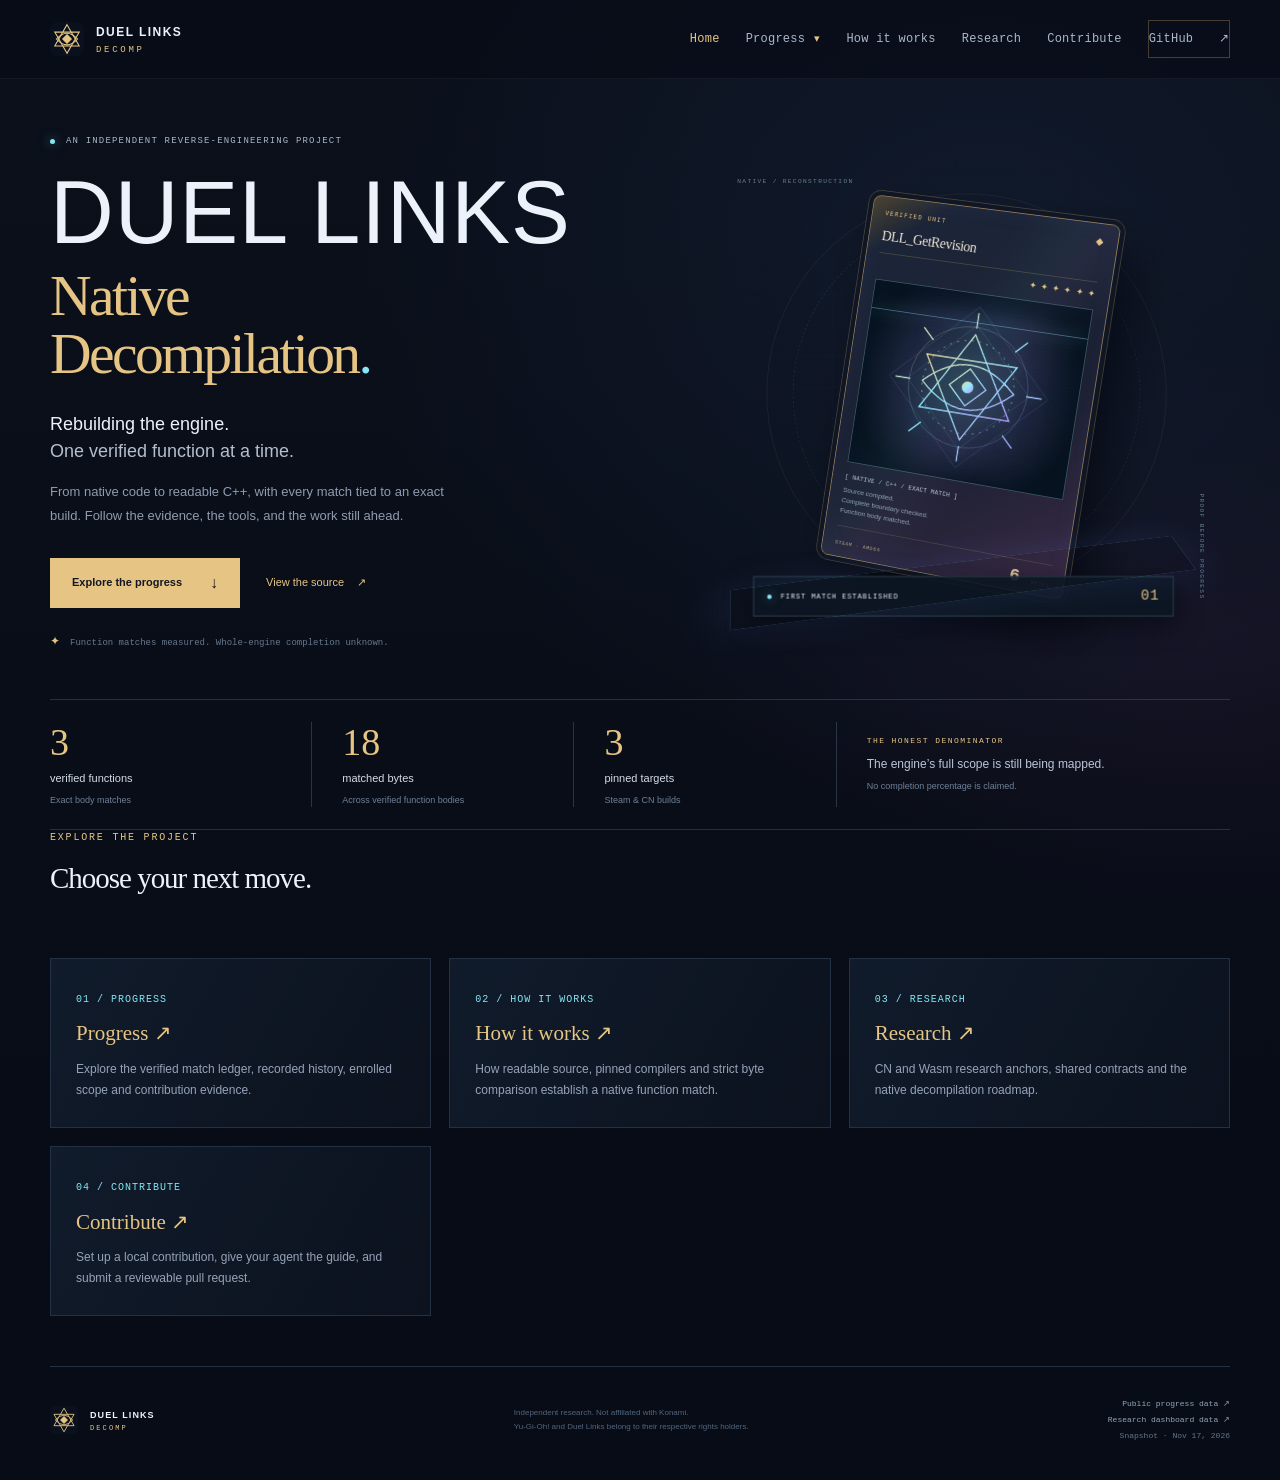
<file: site/index.html>
<!doctype html>
<html lang="en" data-root="./" data-page="home">
<head>
  <meta charset="utf-8">
  <meta name="viewport" content="width=device-width, initial-scale=1">
  <meta name="theme-color" content="#080c16">
  <meta name="description" content="An independent reconstruction of the Duel Links native engine, one verified function at a time.">
  <title>Duel Links Native Decompilation</title>
  <link rel="icon" href="./mark.svg?v=9a384636836e" type="image/svg+xml">
  <link rel="stylesheet" href="./style.css?v=0f9919b5d5d2">
  <script src="./app.js?v=cb98fdc72734" defer></script>
</head>
<body class="page-home">
  <a class="skip-link" href="#main">Skip to content</a>
  <header class="site-header">
    <a class="wordmark" href="./" aria-label="Duel Links Decomp home"><img src="./mark.svg?v=9a384636836e" alt="" width="34" height="34"><span>DUEL LINKS <b>DECOMP</b></span></a>
    <nav class="main-nav" aria-label="Main navigation"><a href="./" aria-current="page">Home</a><details class="nav-dropdown"><summary>Progress <span aria-hidden="true">▾</span></summary><div class="nav-dropdown-menu"><a href="./progress/">Overview</a><a href="./progress/matches/">Match ledger</a><a href="./progress/history/">History</a><a href="./progress/scope/">Enrolled scope</a><a href="./progress/contributors/">Leaderboard</a></div></details><a href="./how/">How it works</a><a href="./research/">Research</a><a href="./join/">Contribute</a><a class="nav-github repo-link" href="https://github.com/ElderLich/Duel-Links-Decomp">GitHub <span aria-hidden="true">↗</span></a></nav>
  </header>
  <main id="main" class="home-main">

    <section class="hero section-shell" aria-labelledby="hero-title">
      <div class="hero-copy">
        <div class="eyebrow"><span class="status-light"></span> An independent reverse-engineering project</div>
        <h1 id="hero-title">DUEL LINKS<span>Native<br>Decompilation<span class="title-period">.</span></span></h1>
        <p class="hero-intro">Rebuilding the engine.<br><strong>One verified function at a time.</strong></p>
        <p class="hero-description">From native code to readable C++, with every match tied to an exact build. Follow the evidence, the tools, and the work still ahead.</p>
        <div class="hero-actions"><a class="button button-gold" href="./progress/">Explore the progress <span aria-hidden="true">↓</span></a><a class="text-link repo-link" href="https://github.com/ElderLich/Duel-Links-Decomp">View the source <span aria-hidden="true">↗</span></a></div>
        <div class="hero-footnote"><span class="tiny-cross" aria-hidden="true">✦</span> Function matches measured. Whole-engine completion unknown.</div>
      </div>
      <div class="hero-art" aria-hidden="true">
        <div class="orbit orbit-one"></div><div class="orbit orbit-two"></div>
        <div class="coordinate coordinate-a">NATIVE / RECONSTRUCTION</div><div class="coordinate coordinate-b">PROOF BEFORE PROGRESS</div>
        <div class="duel-card">
          <div class="card-top"><span>VERIFIED UNIT</span><span class="card-diamond">◆</span></div>
          <div class="card-title">DLL_GetRevision</div>
          <div class="card-stars">✦ ✦ ✦ ✦ ✦ ✦</div>
          <div class="card-illustration">
            <svg viewBox="0 0 300 300" role="presentation"><defs><linearGradient id="sigil" x1="0" y1="0" x2="1" y2="1"><stop stop-color="#f4d995"/><stop offset=".5" stop-color="#8feaff"/><stop offset="1" stop-color="#b59bff"/></linearGradient></defs><g fill="none" stroke="url(#sigil)"><path opacity=".22" d="M20 150 150 20l130 130-130 130zM50 150 150 50l100 100-100 100z"/><circle cx="150" cy="150" r="97" opacity=".35"/><circle cx="150" cy="150" r="75" stroke-dasharray="3 9"/><path d="m150 65 74 128H76z" stroke-width="2"/><path d="m150 235-74-128h148z" stroke-width="2"/><path d="M75 150q75-72 150 0-75 72-150 0Z" stroke-width="2"/><path d="m150 120 30 30-30 30-30-30Z" stroke-width="2"/><circle cx="150" cy="150" r="9" fill="url(#sigil)"/><path d="M150 30v25m0 190v25M30 150h25m190 0h25M65 65l18 18m134 134 18 18M65 235l18-18M217 83l18-18" stroke-width="2"/></g></svg>
            <span class="scan-line"></span>
          </div>
          <div class="card-type">[ NATIVE / C++ / EXACT MATCH ]</div>
          <div class="card-description">Source compiled.<br>Complete boundary checked.<br>Function body matched.</div>
          <div class="card-bottom"><span>STEAM · AMD64</span><strong>6 <small>BYTES</small></strong></div>
        </div>
        <div class="art-label"><span class="status-light"></span><span>FIRST MATCH ESTABLISHED</span><b>01</b></div>
      </div>
    </section>


<section id="stats" class="stat-strip section-shell" aria-label="Verified project progress">
      <div><span class="stat-number" id="function-count">3</span><span>verified function<span id="function-plural">s</span></span><small>Exact body matches</small></div>
      <div><span class="stat-number" id="byte-count">18</span><span>matched bytes</span><small>Across verified function bodies</small></div>
      <div><span class="stat-number" id="target-count">3</span><span>pinned targets</span><small>Steam &amp; CN builds</small></div>
      <div class="stat-note"><span class="eyebrow">The honest denominator</span><p>The engine’s full scope is still being mapped.</p><small>No completion percentage is claimed.</small></div>
    </section>

<section class="section-shell directory-section"><div class="section-heading compact"><div><span class="eyebrow">Explore the project</span><h2>Choose your next move.</h2></div></div><div class="page-directory"><a class="directory-card" href="./progress/"><span class="eyebrow">01 / Progress</span><h3>Progress <span aria-hidden="true">↗</span></h3><p>Explore the verified match ledger, recorded history, enrolled scope and contribution evidence.</p></a><a class="directory-card" href="./how/"><span class="eyebrow">02 / How it works</span><h3>How it works <span aria-hidden="true">↗</span></h3><p>How readable source, pinned compilers and strict byte comparison establish a native function match.</p></a><a class="directory-card" href="./research/"><span class="eyebrow">03 / Research</span><h3>Research <span aria-hidden="true">↗</span></h3><p>CN and Wasm research anchors, shared contracts and the native decompilation roadmap.</p></a><a class="directory-card" href="./join/"><span class="eyebrow">04 / Contribute</span><h3>Contribute <span aria-hidden="true">↗</span></h3><p>Set up a local contribution, give your agent the guide, and submit a reviewable pull request.</p></a></div></section>
    <noscript><p class="section-shell static-data-note">This page includes the published snapshot. Enable JavaScript for filters and interactive charts, or inspect the <a href="./progress.json">match data</a> and <a href="./dashboard.json">dashboard data</a>.</p></noscript>
  </main>
  <footer class="site-footer section-shell">
    <a class="wordmark" href="./"><img src="./mark.svg?v=9a384636836e" alt="" width="28" height="28"><span>DUEL LINKS <b>DECOMP</b></span></a>
    <p>Independent research. Not affiliated with Konami.<br>Yu-Gi-Oh! and Duel Links belong to their respective rights holders.</p>
    <div><a href="./progress.json">Public progress data ↗</a><a href="./dashboard.json">Research dashboard data ↗</a><span id="updated-at">Snapshot · 2026-11-17</span></div>
  </footer>
  <script type="application/json" id="initial-progress">{"schema_version":1,"updated":"2026-11-17","project":{"name":"Duel Links Native Decompilation","repo_url":"https://github.com/ElderLich/Duel-Links-Decomp","branch":"main"},"summary":{"verified_functions":3,"matched_body_bytes":18,"engine_total_functions":null,"engine_total_bytes":null,"completion_percent":null,"ignored_receipts":0,"negative_control":"passed"},"targets":[{"id":"cn-arm64-10.10.1032","label":"CN / 10.10.1032","platform":"cn","format":"elf","architecture":"arm64","sha256":"b3a348dbf1e2be1bbbd243bbf1dcf4287abf611688c831e86a5bbf75ca501621","image_bytes":23213296,"toolchain_note":"Android ARM64. Exact compiler and link recipe unresolved."},{"id":"steam-current","label":"Steam / current","platform":"steam","format":"pe","architecture":"amd64","sha256":"66193d0d12f5fb5ef2fb9f5df1dfd6defae1432c9336ce6880e44190f7eb1ca7","image_bytes":22406656,"toolchain_note":"MSVC 14.44 bootstrap; original compiler flags unresolved."},{"id":"steam-previous","label":"Steam / previous","platform":"steam","format":"pe","architecture":"amd64","sha256":"c42d35d34ceb543b159c9b8c3d4e9a55243a5898d75a09efc0bf7d73b3cb5b26","image_bytes":22266880,"toolchain_note":"Historical target. Addresses and matches are version-specific."}],"units":[{"name":"DLL_GetRevision","target":"steam-current","status":"matched","body_bytes":6,"boundary":"leaf-return-u32","original_rva":"0x2060","body_sha256":"e0eb3a7561c4076d7bec30953d095dcf3fa0b2a68f8eb60961258e95e548a201","target_sha256":"66193d0d12f5fb5ef2fb9f5df1dfd6defae1432c9336ce6880e44190f7eb1ca7","source":{"path":"Source/revision.cpp","sha256":"0a36a897b0fa03c80577fc7685ca4a226dff5363f795685b96e373e6fc8e8950"},"inputs":[{"path":"Source/revision.cpp","sha256":"0a36a897b0fa03c80577fc7685ca4a226dff5363f795685b96e373e6fc8e8950"},{"path":"include/duel_exports.h","sha256":"ec6172718f5569a27dbdd46cb61d72a489c7daa68bc89ccfb8da0cd62c664ab3"}],"receipt_sha256":"9dcdfebe9b8fbc0cc2f55f67aba24c433dc52e2d196e4dd19d648969bb1f3cef","gate_sha256":"2daec81ec669c02123e5a09011f48bb1351345a50e2387cee5275de76439275a","recipe_sha256":"7c3962977d990e9633d2cfffa2eb2287b6743cf1cc2c18de0e90b8c4f01996c4"},{"name":"DLL_DuelGetBackupSize","target":"steam-current","status":"matched","body_bytes":6,"boundary":"leaf-return-u32","original_rva":"0x4f70","body_sha256":"ef7aec72c36cec2dad9ae2e678899b0a16697372c40e57bb0f0f9df7b24b8901","target_sha256":"66193d0d12f5fb5ef2fb9f5df1dfd6defae1432c9336ce6880e44190f7eb1ca7","source":{"path":"Source/buffer_sizes.cpp","sha256":"8394aff91a029caefa3658dd9883d69188bfe493c668c4765463274e7919e8e5"},"inputs":[{"path":"Source/buffer_sizes.cpp","sha256":"8394aff91a029caefa3658dd9883d69188bfe493c668c4765463274e7919e8e5"}],"receipt_sha256":"a68559d12948f4e331001a402c872b1a6b50031d18591ee011b7069865c277c0","gate_sha256":"2daec81ec669c02123e5a09011f48bb1351345a50e2387cee5275de76439275a","recipe_sha256":"75459f98c0d282b043c64cbb86a2e7897e17dc5cf6fe59fb8a7b333455b6adce"},{"name":"DLL_CardRareGetBufferSize","target":"steam-current","status":"matched","body_bytes":6,"boundary":"leaf-return-u32","original_rva":"0x5d90","body_sha256":"157950e51457f98e1c693180599aae14a966188c3e845be18366a7e62777935f","target_sha256":"66193d0d12f5fb5ef2fb9f5df1dfd6defae1432c9336ce6880e44190f7eb1ca7","source":{"path":"Source/buffer_sizes.cpp","sha256":"8394aff91a029caefa3658dd9883d69188bfe493c668c4765463274e7919e8e5"},"inputs":[{"path":"Source/buffer_sizes.cpp","sha256":"8394aff91a029caefa3658dd9883d69188bfe493c668c4765463274e7919e8e5"}],"receipt_sha256":"a68559d12948f4e331001a402c872b1a6b50031d18591ee011b7069865c277c0","gate_sha256":"2daec81ec669c02123e5a09011f48bb1351345a50e2387cee5275de76439275a","recipe_sha256":"75459f98c0d282b043c64cbb86a2e7897e17dc5cf6fe59fb8a7b333455b6adce"}],"references":{"host_bindings":3980,"verified_export_contracts":154,"shared_exports":234,"active_wasm_imports":301,"newly_recovered_card_references":20,"bridge_receipt_sha256":"230e4c2730bc2598dc8ea1ea5d38266f4057228b359fbe5c4206bde585f81c0e","contracts_receipt_sha256":"c2da7dea25a1564812057a3761bb196a84823f6af1d6137a134728c655075b58","card_reference_receipt_sha256":"b1677eb1185b1e3e777ed3d7f8aba3df473c5ffb23ad85bc63174850472f16c0"}}</script>
  <script type="application/json" id="initial-dashboard">{"schema_version":1,"project":{"name":"Duel Links Native Decompilation","repo_url":"https://github.com/ElderLich/Duel-Links-Decomp","branch":"main"},"integration":{"id":"20261117T190401Z-2c70e5a21cfa47fab440e8132eaded8f","completed_at":"2026-11-17T19:04:03.116307Z","status":"passed","verification":"local-native-full-enrolled-scope","ci_verification":"consistency-only-no-native-binaries","snapshot_sha256":"4752a4cead1403b04877269c0afc7bd409d7cdeeafbed59c659a5651c473683b"},"scope":{"inventory_complete":false,"enrolled_units":3,"enrolled_body_bytes":18,"integrated_units":3,"integrated_body_bytes":18,"pending_units":0,"pending_body_bytes":0,"engine_total_units":null,"engine_total_body_bytes":null,"engine_completion_percent":null},"targets":[{"id":"cn-arm64-10.10.1032","label":"CN / 10.10.1032","platform":"cn","sha256":"b3a348dbf1e2be1bbbd243bbf1dcf4287abf611688c831e86a5bbf75ca501621","enrolled_units":0,"enrolled_body_bytes":0,"integrated_units":0,"integrated_body_bytes":0,"pending_units":0,"pending_body_bytes":0},{"id":"steam-current","label":"Steam / current","platform":"steam","sha256":"66193d0d12f5fb5ef2fb9f5df1dfd6defae1432c9336ce6880e44190f7eb1ca7","enrolled_units":3,"enrolled_body_bytes":18,"integrated_units":3,"integrated_body_bytes":18,"pending_units":0,"pending_body_bytes":0},{"id":"steam-previous","label":"Steam / previous","platform":"steam","sha256":"c42d35d34ceb543b159c9b8c3d4e9a55243a5898d75a09efc0bf7d73b3cb5b26","enrolled_units":0,"enrolled_body_bytes":0,"integrated_units":0,"integrated_body_bytes":0,"pending_units":0,"pending_body_bytes":0}],"units":[{"id":"steam-current:DLL_CardRareGetBufferSize","name":"DLL_CardRareGetBufferSize","target":"steam-current","source":"Source/buffer_sizes.cpp","original_rva":"0x5d90","body_bytes":6,"status":"integrated","first_accepted_date":"2026-11-17","contributor":null,"model":null},{"id":"steam-current:DLL_DuelGetBackupSize","name":"DLL_DuelGetBackupSize","target":"steam-current","source":"Source/buffer_sizes.cpp","original_rva":"0x4f70","body_bytes":6,"status":"integrated","first_accepted_date":"2026-11-17","contributor":null,"model":null},{"id":"steam-current:DLL_GetRevision","name":"DLL_GetRevision","target":"steam-current","source":"Source/revision.cpp","original_rva":"0x2060","body_bytes":6,"status":"integrated","first_accepted_date":"2026-11-17","contributor":null,"model":null}],"daily_trend":[{"date":"2026-11-17","accepted_units":3,"accepted_body_bytes":18,"cumulative_units":3,"cumulative_body_bytes":18}],"size_map":[{"id":"steam-current:DLL_CardRareGetBufferSize","name":"DLL_CardRareGetBufferSize","target":"steam-current","source":"Source/buffer_sizes.cpp","body_bytes":6,"status":"integrated"},{"id":"steam-current:DLL_DuelGetBackupSize","name":"DLL_DuelGetBackupSize","target":"steam-current","source":"Source/buffer_sizes.cpp","body_bytes":6,"status":"integrated"},{"id":"steam-current:DLL_GetRevision","name":"DLL_GetRevision","target":"steam-current","source":"Source/revision.cpp","body_bytes":6,"status":"integrated"}],"contributors":[{"id":"unknown","label":"Unknown / unrecorded","units":3,"body_bytes":18}],"models":[{"id":"unknown","label":"Unknown / unrecorded","units":3,"body_bytes":18}],"milestones":[{"id":"full-enrolled-integration","date":"2026-11-17","label":"All enrolled units rebuilt and matched","units":3,"body_bytes":18}],"limitations":["Full enrolled-scope success is not whole-engine completion; the native inventory denominator is unknown.","CI validates committed source, recipe, toolchain pins and ledger consistency. It cannot independently match private native binaries.","First recorded dates retain their evidence basis: the initial pilot uses its historical publication day; later units use a fresh verified local enrollment timestamp. Rebuilds do not add progress again.","Contributor and model attribution are unknown where no historical evidence was recorded. Token, cost and visitor data are not collected."]}</script>
</body>
</html>
</file>
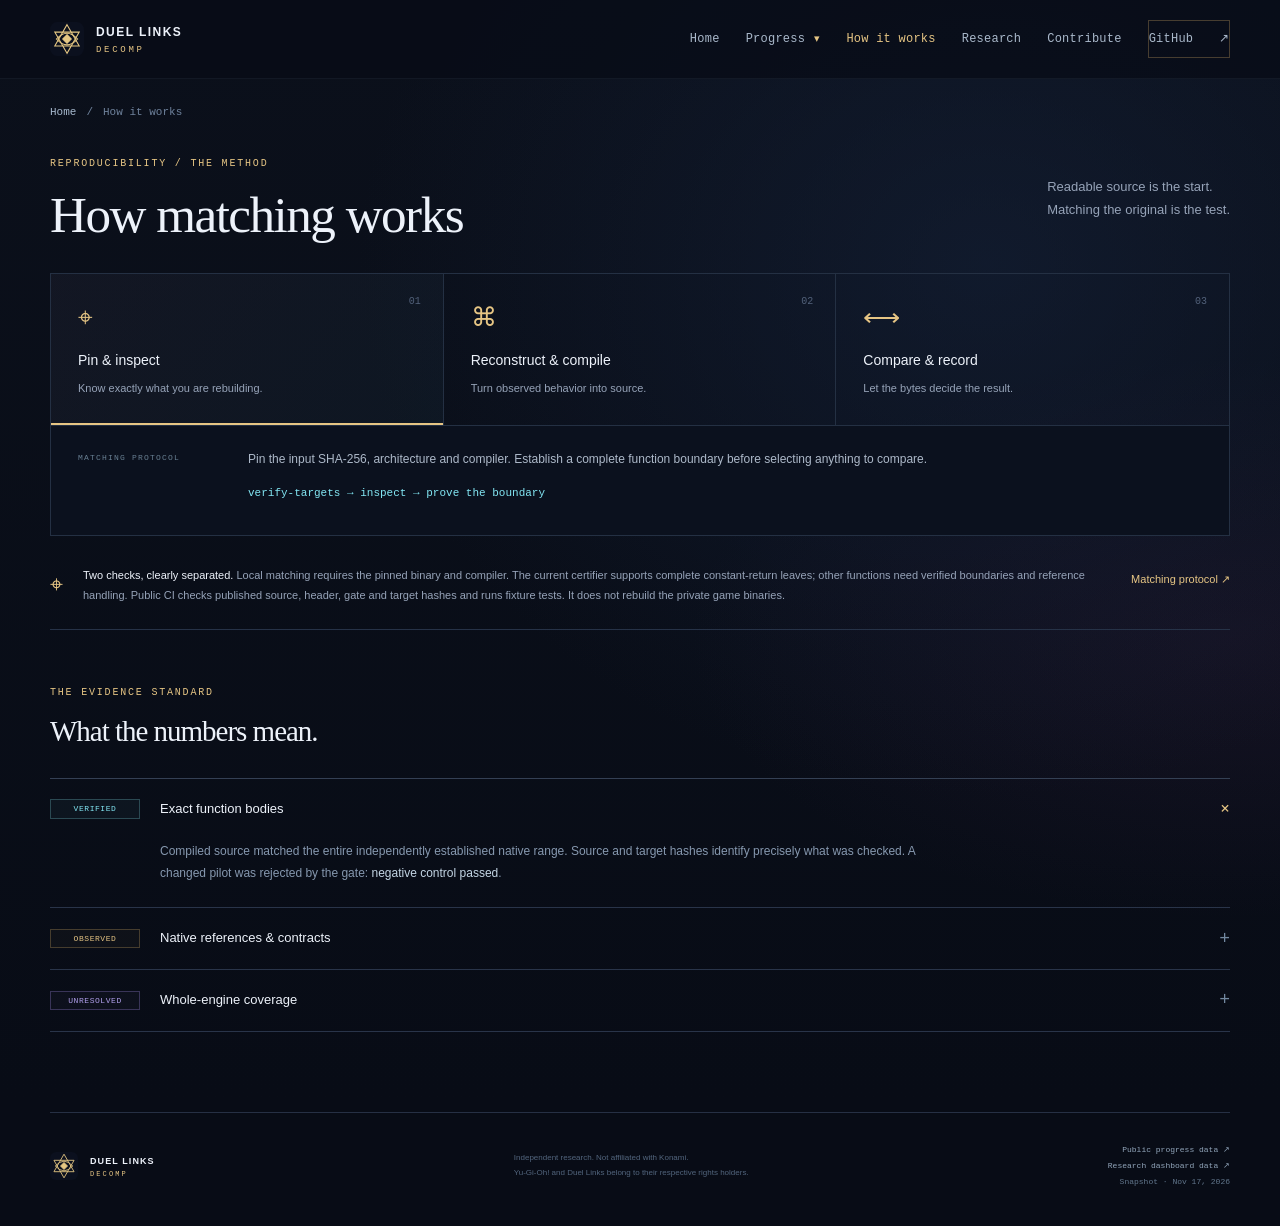
<file: site/how/index.html>
<!doctype html>
<html lang="en" data-root="../" data-page="how">
<head>
  <meta charset="utf-8">
  <meta name="viewport" content="width=device-width, initial-scale=1">
  <meta name="theme-color" content="#080c16">
  <meta name="description" content="How readable source, pinned compilers and strict byte comparison establish a native function match.">
  <title>How it works · Duel Links Native Decompilation</title>
  <link rel="icon" href="../mark.svg?v=9a384636836e" type="image/svg+xml">
  <link rel="stylesheet" href="../style.css?v=0f9919b5d5d2">
  <script src="../app.js?v=cb98fdc72734" defer></script>
</head>
<body class="page-how">
  <a class="skip-link" href="#main">Skip to content</a>
  <header class="site-header">
    <a class="wordmark" href="../" aria-label="Duel Links Decomp home"><img src="../mark.svg?v=9a384636836e" alt="" width="34" height="34"><span>DUEL LINKS <b>DECOMP</b></span></a>
    <nav class="main-nav" aria-label="Main navigation"><a href="../">Home</a><details class="nav-dropdown"><summary>Progress <span aria-hidden="true">▾</span></summary><div class="nav-dropdown-menu"><a href="../progress/">Overview</a><a href="../progress/matches/">Match ledger</a><a href="../progress/history/">History</a><a href="../progress/scope/">Enrolled scope</a><a href="../progress/contributors/">Leaderboard</a></div></details><a href="../how/" aria-current="page">How it works</a><a href="../research/">Research</a><a href="../join/">Contribute</a><a class="nav-github repo-link" href="https://github.com/ElderLich/Duel-Links-Decomp">GitHub <span aria-hidden="true">↗</span></a></nav>
  </header>
  <main id="main" class="page-main">
    <nav class="breadcrumbs section-shell" aria-label="Breadcrumb"><a href="../">Home</a><span aria-hidden="true">/</span><span aria-current="page">How it works</span></nav>
    <section id="method" class="section-shell content-section">
      <div class="section-heading"><div><span class="eyebrow">Reproducibility / The method</span><h1>How matching works</h1></div><p>Readable source is the start.<br>Matching the original is the test.</p></div>
      <div class="method-grid" role="tablist" aria-label="Explore the matching workflow">
        <button class="method-step active" id="method-tab-0" role="tab" aria-selected="true" aria-controls="method-detail" tabindex="0" data-step="0"><span class="step-index">01</span><span class="step-icon" aria-hidden="true">⌖</span><strong>Pin &amp; inspect</strong><span>Know exactly what you are rebuilding.</span></button>
        <button class="method-step" id="method-tab-1" role="tab" aria-selected="false" aria-controls="method-detail" tabindex="-1" data-step="1"><span class="step-index">02</span><span class="step-icon" aria-hidden="true">⌘</span><strong>Reconstruct &amp; compile</strong><span>Turn observed behavior into source.</span></button>
        <button class="method-step" id="method-tab-2" role="tab" aria-selected="false" aria-controls="method-detail" tabindex="-1" data-step="2"><span class="step-index">03</span><span class="step-icon" aria-hidden="true">⟷</span><strong>Compare &amp; record</strong><span>Let the bytes decide the result.</span></button>
      </div>
      <div class="method-detail" id="method-detail" role="tabpanel" aria-labelledby="method-tab-0"><span class="terminal-label">MATCHING PROTOCOL</span><p id="method-copy">Pin the input SHA-256, architecture and compiler. Establish a complete function boundary before selecting anything to compare.</p><code id="method-command">verify-targets → inspect → prove the boundary</code></div>
      <div class="repro-note"><span aria-hidden="true">⌖</span><p><strong>Two checks, clearly separated.</strong> Local matching requires the pinned binary and compiler. The current certifier supports complete constant-return leaves; other functions need verified boundaries and reference handling. Public CI checks published source, header, gate and target hashes and runs fixture tests. It does not rebuild the private game binaries.</p><a class="text-link repo-doc-link" data-repo-path="Tools/Matching/README.md" href="https://github.com/ElderLich/Duel-Links-Decomp/blob/main/Tools/Matching/README.md">Matching protocol ↗</a></div>
    </section>


<section class="section-shell evidence-section" aria-labelledby="evidence-title"><div class="section-heading compact"><div><span class="eyebrow">The evidence standard</span><h2 id="evidence-title">What the numbers mean.</h2></div></div><div class="evidence-ledger"><details open><summary><span class="badge badge-cyan">Verified</span>Exact function bodies<span class="expand-icon">+</span></summary><p>Compiled source matched the entire independently established native range. Source and target hashes identify precisely what was checked. A changed pilot was rejected by the gate: <strong id="negative-status">negative control passed</strong>.</p></details><details><summary><span class="badge badge-gold">Observed</span>Native references &amp; contracts<span class="expand-icon">+</span></summary><p>The reviewed selector table recovered <strong id="reference-count">20</strong> card IDs absent from the earlier comparison view. These are decoded references, not newly certified effects, new releases, or restored C++ functions.</p></details><details><summary><span class="badge badge-purple">Unresolved</span>Whole-engine coverage<span class="expand-icon">+</span></summary><p>The total function inventory, original build recipes and full runtime behavior remain unresolved. No overall completion percentage is published until a defensible denominator exists.</p></details></div></section>


    <noscript><p class="section-shell static-data-note">This page includes the published snapshot. Enable JavaScript for filters and interactive charts, or inspect the <a href="../progress.json">match data</a> and <a href="../dashboard.json">dashboard data</a>.</p></noscript>
  </main>
  <footer class="site-footer section-shell">
    <a class="wordmark" href="../"><img src="../mark.svg?v=9a384636836e" alt="" width="28" height="28"><span>DUEL LINKS <b>DECOMP</b></span></a>
    <p>Independent research. Not affiliated with Konami.<br>Yu-Gi-Oh! and Duel Links belong to their respective rights holders.</p>
    <div><a href="../progress.json">Public progress data ↗</a><a href="../dashboard.json">Research dashboard data ↗</a><span id="updated-at">Snapshot · 2026-11-17</span></div>
  </footer>
  <script type="application/json" id="initial-progress">{"schema_version":1,"updated":"2026-11-17","project":{"name":"Duel Links Native Decompilation","repo_url":"https://github.com/ElderLich/Duel-Links-Decomp","branch":"main"},"summary":{"verified_functions":3,"matched_body_bytes":18,"engine_total_functions":null,"engine_total_bytes":null,"completion_percent":null,"ignored_receipts":0,"negative_control":"passed"},"targets":[{"id":"cn-arm64-10.10.1032","label":"CN / 10.10.1032","platform":"cn","format":"elf","architecture":"arm64","sha256":"b3a348dbf1e2be1bbbd243bbf1dcf4287abf611688c831e86a5bbf75ca501621","image_bytes":23213296,"toolchain_note":"Android ARM64. Exact compiler and link recipe unresolved."},{"id":"steam-current","label":"Steam / current","platform":"steam","format":"pe","architecture":"amd64","sha256":"66193d0d12f5fb5ef2fb9f5df1dfd6defae1432c9336ce6880e44190f7eb1ca7","image_bytes":22406656,"toolchain_note":"MSVC 14.44 bootstrap; original compiler flags unresolved."},{"id":"steam-previous","label":"Steam / previous","platform":"steam","format":"pe","architecture":"amd64","sha256":"c42d35d34ceb543b159c9b8c3d4e9a55243a5898d75a09efc0bf7d73b3cb5b26","image_bytes":22266880,"toolchain_note":"Historical target. Addresses and matches are version-specific."}],"units":[{"name":"DLL_GetRevision","target":"steam-current","status":"matched","body_bytes":6,"boundary":"leaf-return-u32","original_rva":"0x2060","body_sha256":"e0eb3a7561c4076d7bec30953d095dcf3fa0b2a68f8eb60961258e95e548a201","target_sha256":"66193d0d12f5fb5ef2fb9f5df1dfd6defae1432c9336ce6880e44190f7eb1ca7","source":{"path":"Source/revision.cpp","sha256":"0a36a897b0fa03c80577fc7685ca4a226dff5363f795685b96e373e6fc8e8950"},"inputs":[{"path":"Source/revision.cpp","sha256":"0a36a897b0fa03c80577fc7685ca4a226dff5363f795685b96e373e6fc8e8950"},{"path":"include/duel_exports.h","sha256":"ec6172718f5569a27dbdd46cb61d72a489c7daa68bc89ccfb8da0cd62c664ab3"}],"receipt_sha256":"9dcdfebe9b8fbc0cc2f55f67aba24c433dc52e2d196e4dd19d648969bb1f3cef","gate_sha256":"2daec81ec669c02123e5a09011f48bb1351345a50e2387cee5275de76439275a","recipe_sha256":"7c3962977d990e9633d2cfffa2eb2287b6743cf1cc2c18de0e90b8c4f01996c4"},{"name":"DLL_DuelGetBackupSize","target":"steam-current","status":"matched","body_bytes":6,"boundary":"leaf-return-u32","original_rva":"0x4f70","body_sha256":"ef7aec72c36cec2dad9ae2e678899b0a16697372c40e57bb0f0f9df7b24b8901","target_sha256":"66193d0d12f5fb5ef2fb9f5df1dfd6defae1432c9336ce6880e44190f7eb1ca7","source":{"path":"Source/buffer_sizes.cpp","sha256":"8394aff91a029caefa3658dd9883d69188bfe493c668c4765463274e7919e8e5"},"inputs":[{"path":"Source/buffer_sizes.cpp","sha256":"8394aff91a029caefa3658dd9883d69188bfe493c668c4765463274e7919e8e5"}],"receipt_sha256":"a68559d12948f4e331001a402c872b1a6b50031d18591ee011b7069865c277c0","gate_sha256":"2daec81ec669c02123e5a09011f48bb1351345a50e2387cee5275de76439275a","recipe_sha256":"75459f98c0d282b043c64cbb86a2e7897e17dc5cf6fe59fb8a7b333455b6adce"},{"name":"DLL_CardRareGetBufferSize","target":"steam-current","status":"matched","body_bytes":6,"boundary":"leaf-return-u32","original_rva":"0x5d90","body_sha256":"157950e51457f98e1c693180599aae14a966188c3e845be18366a7e62777935f","target_sha256":"66193d0d12f5fb5ef2fb9f5df1dfd6defae1432c9336ce6880e44190f7eb1ca7","source":{"path":"Source/buffer_sizes.cpp","sha256":"8394aff91a029caefa3658dd9883d69188bfe493c668c4765463274e7919e8e5"},"inputs":[{"path":"Source/buffer_sizes.cpp","sha256":"8394aff91a029caefa3658dd9883d69188bfe493c668c4765463274e7919e8e5"}],"receipt_sha256":"a68559d12948f4e331001a402c872b1a6b50031d18591ee011b7069865c277c0","gate_sha256":"2daec81ec669c02123e5a09011f48bb1351345a50e2387cee5275de76439275a","recipe_sha256":"75459f98c0d282b043c64cbb86a2e7897e17dc5cf6fe59fb8a7b333455b6adce"}],"references":{"host_bindings":3980,"verified_export_contracts":154,"shared_exports":234,"active_wasm_imports":301,"newly_recovered_card_references":20,"bridge_receipt_sha256":"230e4c2730bc2598dc8ea1ea5d38266f4057228b359fbe5c4206bde585f81c0e","contracts_receipt_sha256":"c2da7dea25a1564812057a3761bb196a84823f6af1d6137a134728c655075b58","card_reference_receipt_sha256":"b1677eb1185b1e3e777ed3d7f8aba3df473c5ffb23ad85bc63174850472f16c0"}}</script>
  <script type="application/json" id="initial-dashboard">{"schema_version":1,"project":{"name":"Duel Links Native Decompilation","repo_url":"https://github.com/ElderLich/Duel-Links-Decomp","branch":"main"},"integration":{"id":"20261117T190401Z-2c70e5a21cfa47fab440e8132eaded8f","completed_at":"2026-11-17T19:04:03.116307Z","status":"passed","verification":"local-native-full-enrolled-scope","ci_verification":"consistency-only-no-native-binaries","snapshot_sha256":"4752a4cead1403b04877269c0afc7bd409d7cdeeafbed59c659a5651c473683b"},"scope":{"inventory_complete":false,"enrolled_units":3,"enrolled_body_bytes":18,"integrated_units":3,"integrated_body_bytes":18,"pending_units":0,"pending_body_bytes":0,"engine_total_units":null,"engine_total_body_bytes":null,"engine_completion_percent":null},"targets":[{"id":"cn-arm64-10.10.1032","label":"CN / 10.10.1032","platform":"cn","sha256":"b3a348dbf1e2be1bbbd243bbf1dcf4287abf611688c831e86a5bbf75ca501621","enrolled_units":0,"enrolled_body_bytes":0,"integrated_units":0,"integrated_body_bytes":0,"pending_units":0,"pending_body_bytes":0},{"id":"steam-current","label":"Steam / current","platform":"steam","sha256":"66193d0d12f5fb5ef2fb9f5df1dfd6defae1432c9336ce6880e44190f7eb1ca7","enrolled_units":3,"enrolled_body_bytes":18,"integrated_units":3,"integrated_body_bytes":18,"pending_units":0,"pending_body_bytes":0},{"id":"steam-previous","label":"Steam / previous","platform":"steam","sha256":"c42d35d34ceb543b159c9b8c3d4e9a55243a5898d75a09efc0bf7d73b3cb5b26","enrolled_units":0,"enrolled_body_bytes":0,"integrated_units":0,"integrated_body_bytes":0,"pending_units":0,"pending_body_bytes":0}],"units":[{"id":"steam-current:DLL_CardRareGetBufferSize","name":"DLL_CardRareGetBufferSize","target":"steam-current","source":"Source/buffer_sizes.cpp","original_rva":"0x5d90","body_bytes":6,"status":"integrated","first_accepted_date":"2026-11-17","contributor":null,"model":null},{"id":"steam-current:DLL_DuelGetBackupSize","name":"DLL_DuelGetBackupSize","target":"steam-current","source":"Source/buffer_sizes.cpp","original_rva":"0x4f70","body_bytes":6,"status":"integrated","first_accepted_date":"2026-11-17","contributor":null,"model":null},{"id":"steam-current:DLL_GetRevision","name":"DLL_GetRevision","target":"steam-current","source":"Source/revision.cpp","original_rva":"0x2060","body_bytes":6,"status":"integrated","first_accepted_date":"2026-11-17","contributor":null,"model":null}],"daily_trend":[{"date":"2026-11-17","accepted_units":3,"accepted_body_bytes":18,"cumulative_units":3,"cumulative_body_bytes":18}],"size_map":[{"id":"steam-current:DLL_CardRareGetBufferSize","name":"DLL_CardRareGetBufferSize","target":"steam-current","source":"Source/buffer_sizes.cpp","body_bytes":6,"status":"integrated"},{"id":"steam-current:DLL_DuelGetBackupSize","name":"DLL_DuelGetBackupSize","target":"steam-current","source":"Source/buffer_sizes.cpp","body_bytes":6,"status":"integrated"},{"id":"steam-current:DLL_GetRevision","name":"DLL_GetRevision","target":"steam-current","source":"Source/revision.cpp","body_bytes":6,"status":"integrated"}],"contributors":[{"id":"unknown","label":"Unknown / unrecorded","units":3,"body_bytes":18}],"models":[{"id":"unknown","label":"Unknown / unrecorded","units":3,"body_bytes":18}],"milestones":[{"id":"full-enrolled-integration","date":"2026-11-17","label":"All enrolled units rebuilt and matched","units":3,"body_bytes":18}],"limitations":["Full enrolled-scope success is not whole-engine completion; the native inventory denominator is unknown.","CI validates committed source, recipe, toolchain pins and ledger consistency. It cannot independently match private native binaries.","First recorded dates retain their evidence basis: the initial pilot uses its historical publication day; later units use a fresh verified local enrollment timestamp. Rebuilds do not add progress again.","Contributor and model attribution are unknown where no historical evidence was recorded. Token, cost and visitor data are not collected."]}</script>
</body>
</html>
</file>
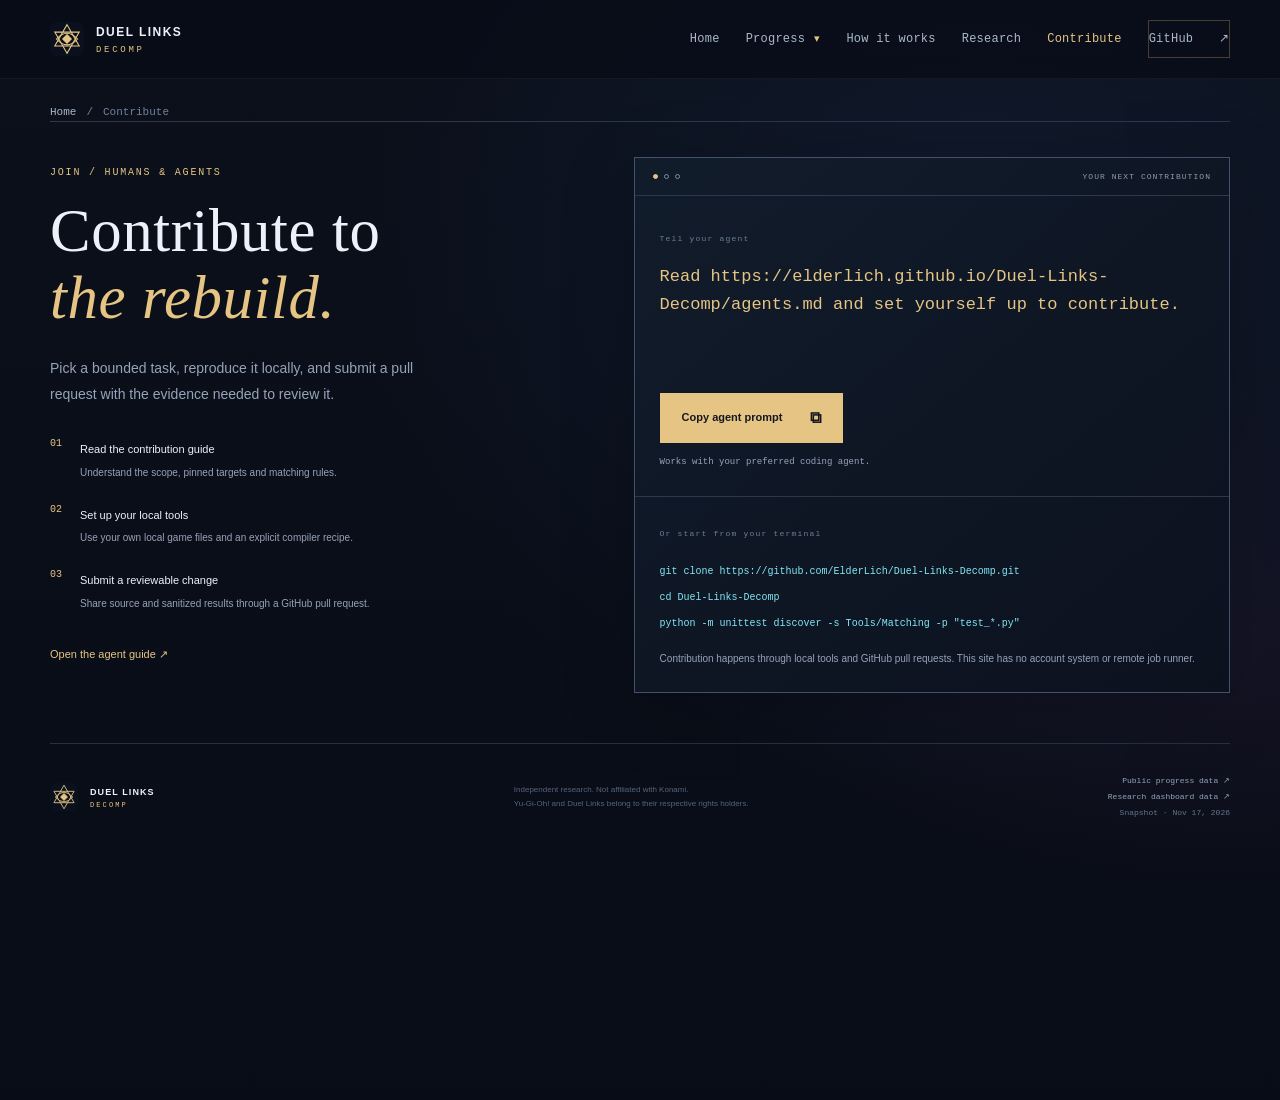
<file: site/join/index.html>
<!doctype html>
<html lang="en" data-root="../" data-page="join">
<head>
  <meta charset="utf-8">
  <meta name="viewport" content="width=device-width, initial-scale=1">
  <meta name="theme-color" content="#080c16">
  <meta name="description" content="Set up a local contribution, give your agent the guide, and submit a reviewable pull request.">
  <title>Contribute · Duel Links Native Decompilation</title>
  <link rel="icon" href="../mark.svg?v=9a384636836e" type="image/svg+xml">
  <link rel="stylesheet" href="../style.css?v=0f9919b5d5d2">
  <script src="../app.js?v=cb98fdc72734" defer></script>
</head>
<body class="page-join">
  <a class="skip-link" href="#main">Skip to content</a>
  <header class="site-header">
    <a class="wordmark" href="../" aria-label="Duel Links Decomp home"><img src="../mark.svg?v=9a384636836e" alt="" width="34" height="34"><span>DUEL LINKS <b>DECOMP</b></span></a>
    <nav class="main-nav" aria-label="Main navigation"><a href="../">Home</a><details class="nav-dropdown"><summary>Progress <span aria-hidden="true">▾</span></summary><div class="nav-dropdown-menu"><a href="../progress/">Overview</a><a href="../progress/matches/">Match ledger</a><a href="../progress/history/">History</a><a href="../progress/scope/">Enrolled scope</a><a href="../progress/contributors/">Leaderboard</a></div></details><a href="../how/">How it works</a><a href="../research/">Research</a><a href="../join/" aria-current="page">Contribute</a><a class="nav-github repo-link" href="https://github.com/ElderLich/Duel-Links-Decomp">GitHub <span aria-hidden="true">↗</span></a></nav>
  </header>
  <main id="main" class="page-main">
    <nav class="breadcrumbs section-shell" aria-label="Breadcrumb"><a href="../">Home</a><span aria-hidden="true">/</span><span aria-current="page">Contribute</span></nav>
    <section id="join" class="join-section section-shell" aria-labelledby="join-title"><div class="join-copy"><span class="eyebrow">Join / Humans &amp; agents</span><h1 id="join-title">Contribute to<br><em>the rebuild.</em></h1><p>Pick a bounded task, reproduce it locally, and submit a pull request with the evidence needed to review it.</p><ol class="join-steps"><li><span>01</span><div><strong>Read the contribution guide</strong><p>Understand the scope, pinned targets and matching rules.</p></div></li><li><span>02</span><div><strong>Set up your local tools</strong><p>Use your own local game files and an explicit compiler recipe.</p></div></li><li><span>03</span><div><strong>Submit a reviewable change</strong><p>Share source and sanitized results through a GitHub pull request.</p></div></li></ol><a class="text-link" href="../agents.md">Open the agent guide ↗</a></div><div class="join-terminal"><div class="terminal-top"><span><i></i><i></i><i></i></span><span>YOUR NEXT CONTRIBUTION</span></div><div class="agent-prompt"><span class="terminal-label">Tell your agent</span><label class="sr-only" for="agent-prompt-text">Copyable agent contribution prompt</label><textarea id="agent-prompt-text" rows="4" readonly spellcheck="false">Read https://elderlich.github.io/Duel-Links-Decomp/agents.md and set yourself up to contribute.</textarea><button id="copy-agent-prompt" class="button button-gold" type="button">Copy agent prompt <span aria-hidden="true">⧉</span></button><p id="copy-status" role="status" class="copy-status">Works with your preferred coding agent.</p></div><div class="join-cli"><span class="terminal-label">Or start from your terminal</span><pre><code>git clone https://github.com/ElderLich/Duel-Links-Decomp.git
cd Duel-Links-Decomp
python -m unittest discover -s Tools/Matching -p "test_*.py"</code></pre><p>Contribution happens through local tools and GitHub pull requests. This site has no account system or remote job runner.</p></div></div></section>


    <noscript><p class="section-shell static-data-note">This page includes the published snapshot. Enable JavaScript for filters and interactive charts, or inspect the <a href="../progress.json">match data</a> and <a href="../dashboard.json">dashboard data</a>.</p></noscript>
  </main>
  <footer class="site-footer section-shell">
    <a class="wordmark" href="../"><img src="../mark.svg?v=9a384636836e" alt="" width="28" height="28"><span>DUEL LINKS <b>DECOMP</b></span></a>
    <p>Independent research. Not affiliated with Konami.<br>Yu-Gi-Oh! and Duel Links belong to their respective rights holders.</p>
    <div><a href="../progress.json">Public progress data ↗</a><a href="../dashboard.json">Research dashboard data ↗</a><span id="updated-at">Snapshot · 2026-11-17</span></div>
  </footer>
  <script type="application/json" id="initial-progress">{"schema_version":1,"updated":"2026-11-17","project":{"name":"Duel Links Native Decompilation","repo_url":"https://github.com/ElderLich/Duel-Links-Decomp","branch":"main"},"summary":{"verified_functions":3,"matched_body_bytes":18,"engine_total_functions":null,"engine_total_bytes":null,"completion_percent":null,"ignored_receipts":0,"negative_control":"passed"},"targets":[{"id":"cn-arm64-10.10.1032","label":"CN / 10.10.1032","platform":"cn","format":"elf","architecture":"arm64","sha256":"b3a348dbf1e2be1bbbd243bbf1dcf4287abf611688c831e86a5bbf75ca501621","image_bytes":23213296,"toolchain_note":"Android ARM64. Exact compiler and link recipe unresolved."},{"id":"steam-current","label":"Steam / current","platform":"steam","format":"pe","architecture":"amd64","sha256":"66193d0d12f5fb5ef2fb9f5df1dfd6defae1432c9336ce6880e44190f7eb1ca7","image_bytes":22406656,"toolchain_note":"MSVC 14.44 bootstrap; original compiler flags unresolved."},{"id":"steam-previous","label":"Steam / previous","platform":"steam","format":"pe","architecture":"amd64","sha256":"c42d35d34ceb543b159c9b8c3d4e9a55243a5898d75a09efc0bf7d73b3cb5b26","image_bytes":22266880,"toolchain_note":"Historical target. Addresses and matches are version-specific."}],"units":[{"name":"DLL_GetRevision","target":"steam-current","status":"matched","body_bytes":6,"boundary":"leaf-return-u32","original_rva":"0x2060","body_sha256":"e0eb3a7561c4076d7bec30953d095dcf3fa0b2a68f8eb60961258e95e548a201","target_sha256":"66193d0d12f5fb5ef2fb9f5df1dfd6defae1432c9336ce6880e44190f7eb1ca7","source":{"path":"Source/revision.cpp","sha256":"0a36a897b0fa03c80577fc7685ca4a226dff5363f795685b96e373e6fc8e8950"},"inputs":[{"path":"Source/revision.cpp","sha256":"0a36a897b0fa03c80577fc7685ca4a226dff5363f795685b96e373e6fc8e8950"},{"path":"include/duel_exports.h","sha256":"ec6172718f5569a27dbdd46cb61d72a489c7daa68bc89ccfb8da0cd62c664ab3"}],"receipt_sha256":"9dcdfebe9b8fbc0cc2f55f67aba24c433dc52e2d196e4dd19d648969bb1f3cef","gate_sha256":"2daec81ec669c02123e5a09011f48bb1351345a50e2387cee5275de76439275a","recipe_sha256":"7c3962977d990e9633d2cfffa2eb2287b6743cf1cc2c18de0e90b8c4f01996c4"},{"name":"DLL_DuelGetBackupSize","target":"steam-current","status":"matched","body_bytes":6,"boundary":"leaf-return-u32","original_rva":"0x4f70","body_sha256":"ef7aec72c36cec2dad9ae2e678899b0a16697372c40e57bb0f0f9df7b24b8901","target_sha256":"66193d0d12f5fb5ef2fb9f5df1dfd6defae1432c9336ce6880e44190f7eb1ca7","source":{"path":"Source/buffer_sizes.cpp","sha256":"8394aff91a029caefa3658dd9883d69188bfe493c668c4765463274e7919e8e5"},"inputs":[{"path":"Source/buffer_sizes.cpp","sha256":"8394aff91a029caefa3658dd9883d69188bfe493c668c4765463274e7919e8e5"}],"receipt_sha256":"a68559d12948f4e331001a402c872b1a6b50031d18591ee011b7069865c277c0","gate_sha256":"2daec81ec669c02123e5a09011f48bb1351345a50e2387cee5275de76439275a","recipe_sha256":"75459f98c0d282b043c64cbb86a2e7897e17dc5cf6fe59fb8a7b333455b6adce"},{"name":"DLL_CardRareGetBufferSize","target":"steam-current","status":"matched","body_bytes":6,"boundary":"leaf-return-u32","original_rva":"0x5d90","body_sha256":"157950e51457f98e1c693180599aae14a966188c3e845be18366a7e62777935f","target_sha256":"66193d0d12f5fb5ef2fb9f5df1dfd6defae1432c9336ce6880e44190f7eb1ca7","source":{"path":"Source/buffer_sizes.cpp","sha256":"8394aff91a029caefa3658dd9883d69188bfe493c668c4765463274e7919e8e5"},"inputs":[{"path":"Source/buffer_sizes.cpp","sha256":"8394aff91a029caefa3658dd9883d69188bfe493c668c4765463274e7919e8e5"}],"receipt_sha256":"a68559d12948f4e331001a402c872b1a6b50031d18591ee011b7069865c277c0","gate_sha256":"2daec81ec669c02123e5a09011f48bb1351345a50e2387cee5275de76439275a","recipe_sha256":"75459f98c0d282b043c64cbb86a2e7897e17dc5cf6fe59fb8a7b333455b6adce"}],"references":{"host_bindings":3980,"verified_export_contracts":154,"shared_exports":234,"active_wasm_imports":301,"newly_recovered_card_references":20,"bridge_receipt_sha256":"230e4c2730bc2598dc8ea1ea5d38266f4057228b359fbe5c4206bde585f81c0e","contracts_receipt_sha256":"c2da7dea25a1564812057a3761bb196a84823f6af1d6137a134728c655075b58","card_reference_receipt_sha256":"b1677eb1185b1e3e777ed3d7f8aba3df473c5ffb23ad85bc63174850472f16c0"}}</script>
  <script type="application/json" id="initial-dashboard">{"schema_version":1,"project":{"name":"Duel Links Native Decompilation","repo_url":"https://github.com/ElderLich/Duel-Links-Decomp","branch":"main"},"integration":{"id":"20261117T190401Z-2c70e5a21cfa47fab440e8132eaded8f","completed_at":"2026-11-17T19:04:03.116307Z","status":"passed","verification":"local-native-full-enrolled-scope","ci_verification":"consistency-only-no-native-binaries","snapshot_sha256":"4752a4cead1403b04877269c0afc7bd409d7cdeeafbed59c659a5651c473683b"},"scope":{"inventory_complete":false,"enrolled_units":3,"enrolled_body_bytes":18,"integrated_units":3,"integrated_body_bytes":18,"pending_units":0,"pending_body_bytes":0,"engine_total_units":null,"engine_total_body_bytes":null,"engine_completion_percent":null},"targets":[{"id":"cn-arm64-10.10.1032","label":"CN / 10.10.1032","platform":"cn","sha256":"b3a348dbf1e2be1bbbd243bbf1dcf4287abf611688c831e86a5bbf75ca501621","enrolled_units":0,"enrolled_body_bytes":0,"integrated_units":0,"integrated_body_bytes":0,"pending_units":0,"pending_body_bytes":0},{"id":"steam-current","label":"Steam / current","platform":"steam","sha256":"66193d0d12f5fb5ef2fb9f5df1dfd6defae1432c9336ce6880e44190f7eb1ca7","enrolled_units":3,"enrolled_body_bytes":18,"integrated_units":3,"integrated_body_bytes":18,"pending_units":0,"pending_body_bytes":0},{"id":"steam-previous","label":"Steam / previous","platform":"steam","sha256":"c42d35d34ceb543b159c9b8c3d4e9a55243a5898d75a09efc0bf7d73b3cb5b26","enrolled_units":0,"enrolled_body_bytes":0,"integrated_units":0,"integrated_body_bytes":0,"pending_units":0,"pending_body_bytes":0}],"units":[{"id":"steam-current:DLL_CardRareGetBufferSize","name":"DLL_CardRareGetBufferSize","target":"steam-current","source":"Source/buffer_sizes.cpp","original_rva":"0x5d90","body_bytes":6,"status":"integrated","first_accepted_date":"2026-11-17","contributor":null,"model":null},{"id":"steam-current:DLL_DuelGetBackupSize","name":"DLL_DuelGetBackupSize","target":"steam-current","source":"Source/buffer_sizes.cpp","original_rva":"0x4f70","body_bytes":6,"status":"integrated","first_accepted_date":"2026-11-17","contributor":null,"model":null},{"id":"steam-current:DLL_GetRevision","name":"DLL_GetRevision","target":"steam-current","source":"Source/revision.cpp","original_rva":"0x2060","body_bytes":6,"status":"integrated","first_accepted_date":"2026-11-17","contributor":null,"model":null}],"daily_trend":[{"date":"2026-11-17","accepted_units":3,"accepted_body_bytes":18,"cumulative_units":3,"cumulative_body_bytes":18}],"size_map":[{"id":"steam-current:DLL_CardRareGetBufferSize","name":"DLL_CardRareGetBufferSize","target":"steam-current","source":"Source/buffer_sizes.cpp","body_bytes":6,"status":"integrated"},{"id":"steam-current:DLL_DuelGetBackupSize","name":"DLL_DuelGetBackupSize","target":"steam-current","source":"Source/buffer_sizes.cpp","body_bytes":6,"status":"integrated"},{"id":"steam-current:DLL_GetRevision","name":"DLL_GetRevision","target":"steam-current","source":"Source/revision.cpp","body_bytes":6,"status":"integrated"}],"contributors":[{"id":"unknown","label":"Unknown / unrecorded","units":3,"body_bytes":18}],"models":[{"id":"unknown","label":"Unknown / unrecorded","units":3,"body_bytes":18}],"milestones":[{"id":"full-enrolled-integration","date":"2026-11-17","label":"All enrolled units rebuilt and matched","units":3,"body_bytes":18}],"limitations":["Full enrolled-scope success is not whole-engine completion; the native inventory denominator is unknown.","CI validates committed source, recipe, toolchain pins and ledger consistency. It cannot independently match private native binaries.","First recorded dates retain their evidence basis: the initial pilot uses its historical publication day; later units use a fresh verified local enrollment timestamp. Rebuilds do not add progress again.","Contributor and model attribution are unknown where no historical evidence was recorded. Token, cost and visitor data are not collected."]}</script>
</body>
</html>
</file>
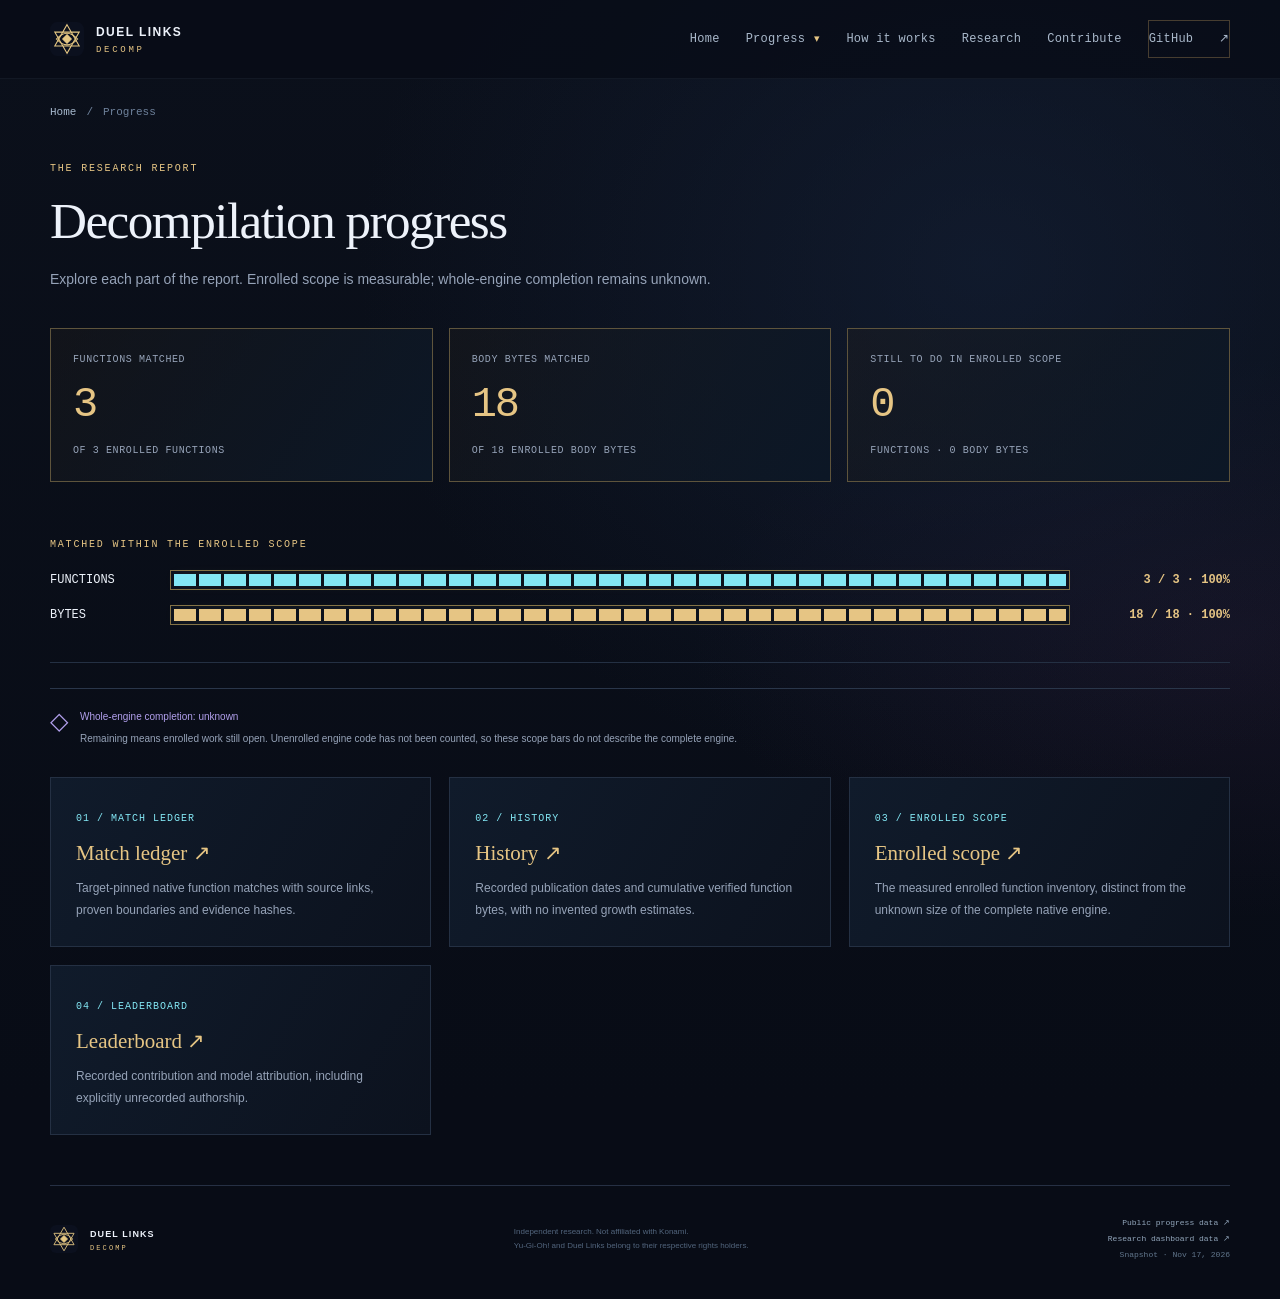
<file: site/progress/index.html>
<!doctype html>
<html lang="en" data-root="../" data-page="progress">
<head>
  <meta charset="utf-8">
  <meta name="viewport" content="width=device-width, initial-scale=1">
  <meta name="theme-color" content="#080c16">
  <meta name="description" content="Explore the verified match ledger, recorded history, enrolled scope and contribution evidence.">
  <title>Progress · Duel Links Native Decompilation</title>
  <link rel="icon" href="../mark.svg?v=9a384636836e" type="image/svg+xml">
  <link rel="stylesheet" href="../style.css?v=0f9919b5d5d2">
  <script src="../app.js?v=cb98fdc72734" defer></script>
</head>
<body class="page-progress">
  <a class="skip-link" href="#main">Skip to content</a>
  <header class="site-header">
    <a class="wordmark" href="../" aria-label="Duel Links Decomp home"><img src="../mark.svg?v=9a384636836e" alt="" width="34" height="34"><span>DUEL LINKS <b>DECOMP</b></span></a>
    <nav class="main-nav" aria-label="Main navigation"><a href="../">Home</a><details class="nav-dropdown"><summary class="is-active">Progress <span aria-hidden="true">▾</span></summary><div class="nav-dropdown-menu"><a href="../progress/" aria-current="page">Overview</a><a href="../progress/matches/">Match ledger</a><a href="../progress/history/">History</a><a href="../progress/scope/">Enrolled scope</a><a href="../progress/contributors/">Leaderboard</a></div></details><a href="../how/">How it works</a><a href="../research/">Research</a><a href="../join/">Contribute</a><a class="nav-github repo-link" href="https://github.com/ElderLich/Duel-Links-Decomp">GitHub <span aria-hidden="true">↗</span></a></nav>
  </header>
  <main id="main" class="page-main">
    <nav class="breadcrumbs section-shell" aria-label="Breadcrumb"><a href="../">Home</a><span aria-hidden="true">/</span><span aria-current="page">Progress</span></nav>
    <section class="section-shell page-intro"><span class="eyebrow">The research report</span><h1>Decompilation progress</h1><p>Explore each part of the report. Enrolled scope is measurable; whole-engine completion remains unknown.</p></section><section class="section-shell progress-overview"><div class="report-stat-grid"><div class="report-stat"><span>Functions matched</span><strong id="integrated-unit-count">3</strong><small>of <span id="enrolled-unit-count">3</span> enrolled functions</small></div><div class="report-stat"><span>Body bytes matched</span><strong id="integrated-byte-count">18</strong><small>of <span id="enrolled-byte-count">18</span> enrolled body bytes</small></div><div class="report-stat"><span>Still to do in enrolled scope</span><strong id="pending-unit-count">0</strong><small>functions · <span id="pending-byte-count">0</span> body bytes</small></div></div><div class="scope-progress-bars" aria-label="Matched proportions of the enrolled scope"><span class="eyebrow">Matched within the enrolled scope</span><div class="scope-progress-row"><span>Functions</span><div class="segmented-track" aria-hidden="true"><div class="segmented-fill" id="functions-scope-fill" style="width:100%"></div></div><strong id="functions-scope-label">3 / 3 · 100%</strong></div><div class="scope-progress-row"><span>Bytes</span><div class="segmented-track" aria-hidden="true"><div class="segmented-fill" id="bytes-scope-fill" style="width:100%"></div></div><strong id="bytes-scope-label">18 / 18 · 100%</strong></div></div><div class="unknown-engine"><span aria-hidden="true">◇</span><div><strong>Whole-engine completion: unknown</strong><p>Remaining means enrolled work still open. Unenrolled engine code has not been counted, so these scope bars do not describe the complete engine.</p></div></div></section><section class="section-shell directory-section"><div class="page-directory"><a class="directory-card" href="../progress/matches/"><span class="eyebrow">01 / Match ledger</span><h3>Match ledger <span aria-hidden="true">↗</span></h3><p>Target-pinned native function matches with source links, proven boundaries and evidence hashes.</p></a><a class="directory-card" href="../progress/history/"><span class="eyebrow">02 / History</span><h3>History <span aria-hidden="true">↗</span></h3><p>Recorded publication dates and cumulative verified function bytes, with no invented growth estimates.</p></a><a class="directory-card" href="../progress/scope/"><span class="eyebrow">03 / Enrolled scope</span><h3>Enrolled scope <span aria-hidden="true">↗</span></h3><p>The measured enrolled function inventory, distinct from the unknown size of the complete native engine.</p></a><a class="directory-card" href="../progress/contributors/"><span class="eyebrow">04 / Leaderboard</span><h3>Leaderboard <span aria-hidden="true">↗</span></h3><p>Recorded contribution and model attribution, including explicitly unrecorded authorship.</p></a></div></section>
    <noscript><p class="section-shell static-data-note">This page includes the published snapshot. Enable JavaScript for filters and interactive charts, or inspect the <a href="../progress.json">match data</a> and <a href="../dashboard.json">dashboard data</a>.</p></noscript>
  </main>
  <footer class="site-footer section-shell">
    <a class="wordmark" href="../"><img src="../mark.svg?v=9a384636836e" alt="" width="28" height="28"><span>DUEL LINKS <b>DECOMP</b></span></a>
    <p>Independent research. Not affiliated with Konami.<br>Yu-Gi-Oh! and Duel Links belong to their respective rights holders.</p>
    <div><a href="../progress.json">Public progress data ↗</a><a href="../dashboard.json">Research dashboard data ↗</a><span id="updated-at">Snapshot · 2026-11-17</span></div>
  </footer>
  <script type="application/json" id="initial-progress">{"schema_version":1,"updated":"2026-11-17","project":{"name":"Duel Links Native Decompilation","repo_url":"https://github.com/ElderLich/Duel-Links-Decomp","branch":"main"},"summary":{"verified_functions":3,"matched_body_bytes":18,"engine_total_functions":null,"engine_total_bytes":null,"completion_percent":null,"ignored_receipts":0,"negative_control":"passed"},"targets":[{"id":"cn-arm64-10.10.1032","label":"CN / 10.10.1032","platform":"cn","format":"elf","architecture":"arm64","sha256":"b3a348dbf1e2be1bbbd243bbf1dcf4287abf611688c831e86a5bbf75ca501621","image_bytes":23213296,"toolchain_note":"Android ARM64. Exact compiler and link recipe unresolved."},{"id":"steam-current","label":"Steam / current","platform":"steam","format":"pe","architecture":"amd64","sha256":"66193d0d12f5fb5ef2fb9f5df1dfd6defae1432c9336ce6880e44190f7eb1ca7","image_bytes":22406656,"toolchain_note":"MSVC 14.44 bootstrap; original compiler flags unresolved."},{"id":"steam-previous","label":"Steam / previous","platform":"steam","format":"pe","architecture":"amd64","sha256":"c42d35d34ceb543b159c9b8c3d4e9a55243a5898d75a09efc0bf7d73b3cb5b26","image_bytes":22266880,"toolchain_note":"Historical target. Addresses and matches are version-specific."}],"units":[{"name":"DLL_GetRevision","target":"steam-current","status":"matched","body_bytes":6,"boundary":"leaf-return-u32","original_rva":"0x2060","body_sha256":"e0eb3a7561c4076d7bec30953d095dcf3fa0b2a68f8eb60961258e95e548a201","target_sha256":"66193d0d12f5fb5ef2fb9f5df1dfd6defae1432c9336ce6880e44190f7eb1ca7","source":{"path":"Source/revision.cpp","sha256":"0a36a897b0fa03c80577fc7685ca4a226dff5363f795685b96e373e6fc8e8950"},"inputs":[{"path":"Source/revision.cpp","sha256":"0a36a897b0fa03c80577fc7685ca4a226dff5363f795685b96e373e6fc8e8950"},{"path":"include/duel_exports.h","sha256":"ec6172718f5569a27dbdd46cb61d72a489c7daa68bc89ccfb8da0cd62c664ab3"}],"receipt_sha256":"9dcdfebe9b8fbc0cc2f55f67aba24c433dc52e2d196e4dd19d648969bb1f3cef","gate_sha256":"2daec81ec669c02123e5a09011f48bb1351345a50e2387cee5275de76439275a","recipe_sha256":"7c3962977d990e9633d2cfffa2eb2287b6743cf1cc2c18de0e90b8c4f01996c4"},{"name":"DLL_DuelGetBackupSize","target":"steam-current","status":"matched","body_bytes":6,"boundary":"leaf-return-u32","original_rva":"0x4f70","body_sha256":"ef7aec72c36cec2dad9ae2e678899b0a16697372c40e57bb0f0f9df7b24b8901","target_sha256":"66193d0d12f5fb5ef2fb9f5df1dfd6defae1432c9336ce6880e44190f7eb1ca7","source":{"path":"Source/buffer_sizes.cpp","sha256":"8394aff91a029caefa3658dd9883d69188bfe493c668c4765463274e7919e8e5"},"inputs":[{"path":"Source/buffer_sizes.cpp","sha256":"8394aff91a029caefa3658dd9883d69188bfe493c668c4765463274e7919e8e5"}],"receipt_sha256":"a68559d12948f4e331001a402c872b1a6b50031d18591ee011b7069865c277c0","gate_sha256":"2daec81ec669c02123e5a09011f48bb1351345a50e2387cee5275de76439275a","recipe_sha256":"75459f98c0d282b043c64cbb86a2e7897e17dc5cf6fe59fb8a7b333455b6adce"},{"name":"DLL_CardRareGetBufferSize","target":"steam-current","status":"matched","body_bytes":6,"boundary":"leaf-return-u32","original_rva":"0x5d90","body_sha256":"157950e51457f98e1c693180599aae14a966188c3e845be18366a7e62777935f","target_sha256":"66193d0d12f5fb5ef2fb9f5df1dfd6defae1432c9336ce6880e44190f7eb1ca7","source":{"path":"Source/buffer_sizes.cpp","sha256":"8394aff91a029caefa3658dd9883d69188bfe493c668c4765463274e7919e8e5"},"inputs":[{"path":"Source/buffer_sizes.cpp","sha256":"8394aff91a029caefa3658dd9883d69188bfe493c668c4765463274e7919e8e5"}],"receipt_sha256":"a68559d12948f4e331001a402c872b1a6b50031d18591ee011b7069865c277c0","gate_sha256":"2daec81ec669c02123e5a09011f48bb1351345a50e2387cee5275de76439275a","recipe_sha256":"75459f98c0d282b043c64cbb86a2e7897e17dc5cf6fe59fb8a7b333455b6adce"}],"references":{"host_bindings":3980,"verified_export_contracts":154,"shared_exports":234,"active_wasm_imports":301,"newly_recovered_card_references":20,"bridge_receipt_sha256":"230e4c2730bc2598dc8ea1ea5d38266f4057228b359fbe5c4206bde585f81c0e","contracts_receipt_sha256":"c2da7dea25a1564812057a3761bb196a84823f6af1d6137a134728c655075b58","card_reference_receipt_sha256":"b1677eb1185b1e3e777ed3d7f8aba3df473c5ffb23ad85bc63174850472f16c0"}}</script>
  <script type="application/json" id="initial-dashboard">{"schema_version":1,"project":{"name":"Duel Links Native Decompilation","repo_url":"https://github.com/ElderLich/Duel-Links-Decomp","branch":"main"},"integration":{"id":"20261117T190401Z-2c70e5a21cfa47fab440e8132eaded8f","completed_at":"2026-11-17T19:04:03.116307Z","status":"passed","verification":"local-native-full-enrolled-scope","ci_verification":"consistency-only-no-native-binaries","snapshot_sha256":"4752a4cead1403b04877269c0afc7bd409d7cdeeafbed59c659a5651c473683b"},"scope":{"inventory_complete":false,"enrolled_units":3,"enrolled_body_bytes":18,"integrated_units":3,"integrated_body_bytes":18,"pending_units":0,"pending_body_bytes":0,"engine_total_units":null,"engine_total_body_bytes":null,"engine_completion_percent":null},"targets":[{"id":"cn-arm64-10.10.1032","label":"CN / 10.10.1032","platform":"cn","sha256":"b3a348dbf1e2be1bbbd243bbf1dcf4287abf611688c831e86a5bbf75ca501621","enrolled_units":0,"enrolled_body_bytes":0,"integrated_units":0,"integrated_body_bytes":0,"pending_units":0,"pending_body_bytes":0},{"id":"steam-current","label":"Steam / current","platform":"steam","sha256":"66193d0d12f5fb5ef2fb9f5df1dfd6defae1432c9336ce6880e44190f7eb1ca7","enrolled_units":3,"enrolled_body_bytes":18,"integrated_units":3,"integrated_body_bytes":18,"pending_units":0,"pending_body_bytes":0},{"id":"steam-previous","label":"Steam / previous","platform":"steam","sha256":"c42d35d34ceb543b159c9b8c3d4e9a55243a5898d75a09efc0bf7d73b3cb5b26","enrolled_units":0,"enrolled_body_bytes":0,"integrated_units":0,"integrated_body_bytes":0,"pending_units":0,"pending_body_bytes":0}],"units":[{"id":"steam-current:DLL_CardRareGetBufferSize","name":"DLL_CardRareGetBufferSize","target":"steam-current","source":"Source/buffer_sizes.cpp","original_rva":"0x5d90","body_bytes":6,"status":"integrated","first_accepted_date":"2026-11-17","contributor":null,"model":null},{"id":"steam-current:DLL_DuelGetBackupSize","name":"DLL_DuelGetBackupSize","target":"steam-current","source":"Source/buffer_sizes.cpp","original_rva":"0x4f70","body_bytes":6,"status":"integrated","first_accepted_date":"2026-11-17","contributor":null,"model":null},{"id":"steam-current:DLL_GetRevision","name":"DLL_GetRevision","target":"steam-current","source":"Source/revision.cpp","original_rva":"0x2060","body_bytes":6,"status":"integrated","first_accepted_date":"2026-11-17","contributor":null,"model":null}],"daily_trend":[{"date":"2026-11-17","accepted_units":3,"accepted_body_bytes":18,"cumulative_units":3,"cumulative_body_bytes":18}],"size_map":[{"id":"steam-current:DLL_CardRareGetBufferSize","name":"DLL_CardRareGetBufferSize","target":"steam-current","source":"Source/buffer_sizes.cpp","body_bytes":6,"status":"integrated"},{"id":"steam-current:DLL_DuelGetBackupSize","name":"DLL_DuelGetBackupSize","target":"steam-current","source":"Source/buffer_sizes.cpp","body_bytes":6,"status":"integrated"},{"id":"steam-current:DLL_GetRevision","name":"DLL_GetRevision","target":"steam-current","source":"Source/revision.cpp","body_bytes":6,"status":"integrated"}],"contributors":[{"id":"unknown","label":"Unknown / unrecorded","units":3,"body_bytes":18}],"models":[{"id":"unknown","label":"Unknown / unrecorded","units":3,"body_bytes":18}],"milestones":[{"id":"full-enrolled-integration","date":"2026-11-17","label":"All enrolled units rebuilt and matched","units":3,"body_bytes":18}],"limitations":["Full enrolled-scope success is not whole-engine completion; the native inventory denominator is unknown.","CI validates committed source, recipe, toolchain pins and ledger consistency. It cannot independently match private native binaries.","First recorded dates retain their evidence basis: the initial pilot uses its historical publication day; later units use a fresh verified local enrollment timestamp. Rebuilds do not add progress again.","Contributor and model attribution are unknown where no historical evidence was recorded. Token, cost and visitor data are not collected."]}</script>
</body>
</html>
</file>
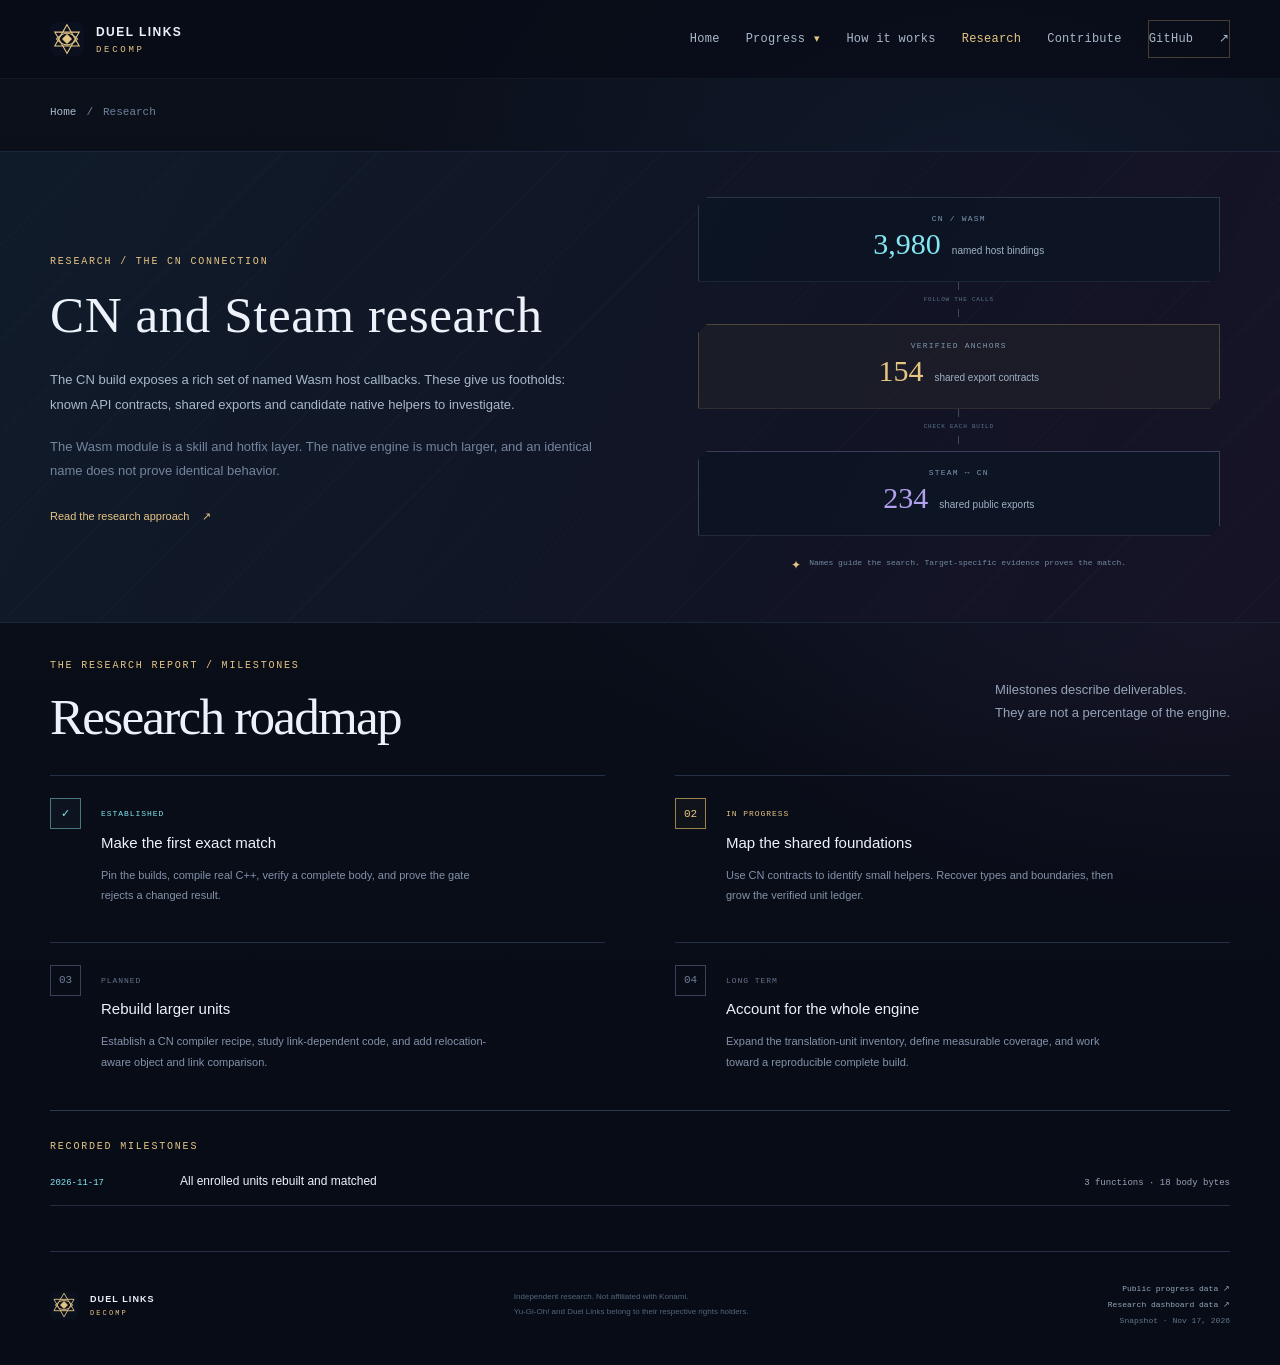
<file: site/research/index.html>
<!doctype html>
<html lang="en" data-root="../" data-page="research">
<head>
  <meta charset="utf-8">
  <meta name="viewport" content="width=device-width, initial-scale=1">
  <meta name="theme-color" content="#080c16">
  <meta name="description" content="CN and Wasm research anchors, shared contracts and the native decompilation roadmap.">
  <title>Research · Duel Links Native Decompilation</title>
  <link rel="icon" href="../mark.svg?v=9a384636836e" type="image/svg+xml">
  <link rel="stylesheet" href="../style.css?v=0f9919b5d5d2">
  <script src="../app.js?v=cb98fdc72734" defer></script>
</head>
<body class="page-research">
  <a class="skip-link" href="#main">Skip to content</a>
  <header class="site-header">
    <a class="wordmark" href="../" aria-label="Duel Links Decomp home"><img src="../mark.svg?v=9a384636836e" alt="" width="34" height="34"><span>DUEL LINKS <b>DECOMP</b></span></a>
    <nav class="main-nav" aria-label="Main navigation"><a href="../">Home</a><details class="nav-dropdown"><summary>Progress <span aria-hidden="true">▾</span></summary><div class="nav-dropdown-menu"><a href="../progress/">Overview</a><a href="../progress/matches/">Match ledger</a><a href="../progress/history/">History</a><a href="../progress/scope/">Enrolled scope</a><a href="../progress/contributors/">Leaderboard</a></div></details><a href="../how/">How it works</a><a href="../research/" aria-current="page">Research</a><a href="../join/">Contribute</a><a class="nav-github repo-link" href="https://github.com/ElderLich/Duel-Links-Decomp">GitHub <span aria-hidden="true">↗</span></a></nav>
  </header>
  <main id="main" class="page-main">
    <nav class="breadcrumbs section-shell" aria-label="Breadcrumb"><a href="../">Home</a><span aria-hidden="true">/</span><span aria-current="page">Research</span></nav>
    <section id="bridge" class="bridge-section">
      <div class="section-shell bridge-layout">
        <div class="bridge-copy"><span class="eyebrow">Research / The CN connection</span><h1>CN and Steam research</h1><p>The CN build exposes a rich set of named Wasm host callbacks. These give us footholds: known API contracts, shared exports and candidate native helpers to investigate.</p><p class="muted">The Wasm module is a skill and hotfix layer. The native engine is much larger, and an identical name does not prove identical behavior.</p><a class="text-link repo-doc-link" data-repo-path="README.md" href="https://github.com/ElderLich/Duel-Links-Decomp/blob/main/README.md">Read the research approach <span aria-hidden="true">↗</span></a></div>
        <div class="bridge-map" aria-label="CN to Steam evidence bridge"><div class="bridge-node node-wasm"><span class="node-id">CN / WASM</span><strong id="binding-count">3,980</strong><span>named host bindings</span></div><div class="bridge-connector"><span></span><small>FOLLOW THE CALLS</small><span></span></div><div class="bridge-node node-contract"><span class="node-id">VERIFIED ANCHORS</span><strong id="contract-count">154</strong><span>shared export contracts</span></div><div class="bridge-connector"><span></span><small>CHECK EACH BUILD</small><span></span></div><div class="bridge-node node-native"><span class="node-id">STEAM ↔ CN</span><strong id="export-count">234</strong><span>shared public exports</span></div><p class="bridge-caption"><span class="tiny-cross">✦</span> Names guide the search. Target-specific evidence proves the match.</p></div>
      </div>
    </section>


<section id="roadmap" class="section-shell content-section roadmap-section">
      <div class="section-heading"><div><span class="eyebrow">The research report / Milestones</span><h2>Research roadmap</h2></div><p>Milestones describe deliverables.<br>They are not a percentage of the engine.</p></div>
      <ol id="milestone-list" class="roadmap"><li class="done"><span class="roadmap-marker">✓</span><div><span class="phase-label">Established</span><h3>Make the first exact match</h3><p>Pin the builds, compile real C++, verify a complete body, and prove the gate rejects a changed result.</p></div></li><li class="current"><span class="roadmap-marker">02</span><div><span class="phase-label">In progress</span><h3>Map the shared foundations</h3><p>Use CN contracts to identify small helpers. Recover types and boundaries, then grow the verified unit ledger.</p></div></li><li><span class="roadmap-marker">03</span><div><span class="phase-label">Planned</span><h3>Rebuild larger units</h3><p>Establish a CN compiler recipe, study link-dependent code, and add relocation-aware object and link comparison.</p></div></li><li><span class="roadmap-marker">04</span><div><span class="phase-label">Long term</span><h3>Account for the whole engine</h3><p>Expand the translation-unit inventory, define measurable coverage, and work toward a reproducible complete build.</p></div></li></ol>
    <div id="recorded-milestones" class="milestone-log"><span class="eyebrow">Recorded milestones</span><article class="milestone-event"><time datetime="2026-11-17">2026-11-17</time><h4>All enrolled units rebuilt and matched</h4><p>3 functions · 18 body bytes</p></article></div></section>
    <noscript><p class="section-shell static-data-note">This page includes the published snapshot. Enable JavaScript for filters and interactive charts, or inspect the <a href="../progress.json">match data</a> and <a href="../dashboard.json">dashboard data</a>.</p></noscript>
  </main>
  <footer class="site-footer section-shell">
    <a class="wordmark" href="../"><img src="../mark.svg?v=9a384636836e" alt="" width="28" height="28"><span>DUEL LINKS <b>DECOMP</b></span></a>
    <p>Independent research. Not affiliated with Konami.<br>Yu-Gi-Oh! and Duel Links belong to their respective rights holders.</p>
    <div><a href="../progress.json">Public progress data ↗</a><a href="../dashboard.json">Research dashboard data ↗</a><span id="updated-at">Snapshot · 2026-11-17</span></div>
  </footer>
  <script type="application/json" id="initial-progress">{"schema_version":1,"updated":"2026-11-17","project":{"name":"Duel Links Native Decompilation","repo_url":"https://github.com/ElderLich/Duel-Links-Decomp","branch":"main"},"summary":{"verified_functions":3,"matched_body_bytes":18,"engine_total_functions":null,"engine_total_bytes":null,"completion_percent":null,"ignored_receipts":0,"negative_control":"passed"},"targets":[{"id":"cn-arm64-10.10.1032","label":"CN / 10.10.1032","platform":"cn","format":"elf","architecture":"arm64","sha256":"b3a348dbf1e2be1bbbd243bbf1dcf4287abf611688c831e86a5bbf75ca501621","image_bytes":23213296,"toolchain_note":"Android ARM64. Exact compiler and link recipe unresolved."},{"id":"steam-current","label":"Steam / current","platform":"steam","format":"pe","architecture":"amd64","sha256":"66193d0d12f5fb5ef2fb9f5df1dfd6defae1432c9336ce6880e44190f7eb1ca7","image_bytes":22406656,"toolchain_note":"MSVC 14.44 bootstrap; original compiler flags unresolved."},{"id":"steam-previous","label":"Steam / previous","platform":"steam","format":"pe","architecture":"amd64","sha256":"c42d35d34ceb543b159c9b8c3d4e9a55243a5898d75a09efc0bf7d73b3cb5b26","image_bytes":22266880,"toolchain_note":"Historical target. Addresses and matches are version-specific."}],"units":[{"name":"DLL_GetRevision","target":"steam-current","status":"matched","body_bytes":6,"boundary":"leaf-return-u32","original_rva":"0x2060","body_sha256":"e0eb3a7561c4076d7bec30953d095dcf3fa0b2a68f8eb60961258e95e548a201","target_sha256":"66193d0d12f5fb5ef2fb9f5df1dfd6defae1432c9336ce6880e44190f7eb1ca7","source":{"path":"Source/revision.cpp","sha256":"0a36a897b0fa03c80577fc7685ca4a226dff5363f795685b96e373e6fc8e8950"},"inputs":[{"path":"Source/revision.cpp","sha256":"0a36a897b0fa03c80577fc7685ca4a226dff5363f795685b96e373e6fc8e8950"},{"path":"include/duel_exports.h","sha256":"ec6172718f5569a27dbdd46cb61d72a489c7daa68bc89ccfb8da0cd62c664ab3"}],"receipt_sha256":"9dcdfebe9b8fbc0cc2f55f67aba24c433dc52e2d196e4dd19d648969bb1f3cef","gate_sha256":"2daec81ec669c02123e5a09011f48bb1351345a50e2387cee5275de76439275a","recipe_sha256":"7c3962977d990e9633d2cfffa2eb2287b6743cf1cc2c18de0e90b8c4f01996c4"},{"name":"DLL_DuelGetBackupSize","target":"steam-current","status":"matched","body_bytes":6,"boundary":"leaf-return-u32","original_rva":"0x4f70","body_sha256":"ef7aec72c36cec2dad9ae2e678899b0a16697372c40e57bb0f0f9df7b24b8901","target_sha256":"66193d0d12f5fb5ef2fb9f5df1dfd6defae1432c9336ce6880e44190f7eb1ca7","source":{"path":"Source/buffer_sizes.cpp","sha256":"8394aff91a029caefa3658dd9883d69188bfe493c668c4765463274e7919e8e5"},"inputs":[{"path":"Source/buffer_sizes.cpp","sha256":"8394aff91a029caefa3658dd9883d69188bfe493c668c4765463274e7919e8e5"}],"receipt_sha256":"a68559d12948f4e331001a402c872b1a6b50031d18591ee011b7069865c277c0","gate_sha256":"2daec81ec669c02123e5a09011f48bb1351345a50e2387cee5275de76439275a","recipe_sha256":"75459f98c0d282b043c64cbb86a2e7897e17dc5cf6fe59fb8a7b333455b6adce"},{"name":"DLL_CardRareGetBufferSize","target":"steam-current","status":"matched","body_bytes":6,"boundary":"leaf-return-u32","original_rva":"0x5d90","body_sha256":"157950e51457f98e1c693180599aae14a966188c3e845be18366a7e62777935f","target_sha256":"66193d0d12f5fb5ef2fb9f5df1dfd6defae1432c9336ce6880e44190f7eb1ca7","source":{"path":"Source/buffer_sizes.cpp","sha256":"8394aff91a029caefa3658dd9883d69188bfe493c668c4765463274e7919e8e5"},"inputs":[{"path":"Source/buffer_sizes.cpp","sha256":"8394aff91a029caefa3658dd9883d69188bfe493c668c4765463274e7919e8e5"}],"receipt_sha256":"a68559d12948f4e331001a402c872b1a6b50031d18591ee011b7069865c277c0","gate_sha256":"2daec81ec669c02123e5a09011f48bb1351345a50e2387cee5275de76439275a","recipe_sha256":"75459f98c0d282b043c64cbb86a2e7897e17dc5cf6fe59fb8a7b333455b6adce"}],"references":{"host_bindings":3980,"verified_export_contracts":154,"shared_exports":234,"active_wasm_imports":301,"newly_recovered_card_references":20,"bridge_receipt_sha256":"230e4c2730bc2598dc8ea1ea5d38266f4057228b359fbe5c4206bde585f81c0e","contracts_receipt_sha256":"c2da7dea25a1564812057a3761bb196a84823f6af1d6137a134728c655075b58","card_reference_receipt_sha256":"b1677eb1185b1e3e777ed3d7f8aba3df473c5ffb23ad85bc63174850472f16c0"}}</script>
  <script type="application/json" id="initial-dashboard">{"schema_version":1,"project":{"name":"Duel Links Native Decompilation","repo_url":"https://github.com/ElderLich/Duel-Links-Decomp","branch":"main"},"integration":{"id":"20261117T190401Z-2c70e5a21cfa47fab440e8132eaded8f","completed_at":"2026-11-17T19:04:03.116307Z","status":"passed","verification":"local-native-full-enrolled-scope","ci_verification":"consistency-only-no-native-binaries","snapshot_sha256":"4752a4cead1403b04877269c0afc7bd409d7cdeeafbed59c659a5651c473683b"},"scope":{"inventory_complete":false,"enrolled_units":3,"enrolled_body_bytes":18,"integrated_units":3,"integrated_body_bytes":18,"pending_units":0,"pending_body_bytes":0,"engine_total_units":null,"engine_total_body_bytes":null,"engine_completion_percent":null},"targets":[{"id":"cn-arm64-10.10.1032","label":"CN / 10.10.1032","platform":"cn","sha256":"b3a348dbf1e2be1bbbd243bbf1dcf4287abf611688c831e86a5bbf75ca501621","enrolled_units":0,"enrolled_body_bytes":0,"integrated_units":0,"integrated_body_bytes":0,"pending_units":0,"pending_body_bytes":0},{"id":"steam-current","label":"Steam / current","platform":"steam","sha256":"66193d0d12f5fb5ef2fb9f5df1dfd6defae1432c9336ce6880e44190f7eb1ca7","enrolled_units":3,"enrolled_body_bytes":18,"integrated_units":3,"integrated_body_bytes":18,"pending_units":0,"pending_body_bytes":0},{"id":"steam-previous","label":"Steam / previous","platform":"steam","sha256":"c42d35d34ceb543b159c9b8c3d4e9a55243a5898d75a09efc0bf7d73b3cb5b26","enrolled_units":0,"enrolled_body_bytes":0,"integrated_units":0,"integrated_body_bytes":0,"pending_units":0,"pending_body_bytes":0}],"units":[{"id":"steam-current:DLL_CardRareGetBufferSize","name":"DLL_CardRareGetBufferSize","target":"steam-current","source":"Source/buffer_sizes.cpp","original_rva":"0x5d90","body_bytes":6,"status":"integrated","first_accepted_date":"2026-11-17","contributor":null,"model":null},{"id":"steam-current:DLL_DuelGetBackupSize","name":"DLL_DuelGetBackupSize","target":"steam-current","source":"Source/buffer_sizes.cpp","original_rva":"0x4f70","body_bytes":6,"status":"integrated","first_accepted_date":"2026-11-17","contributor":null,"model":null},{"id":"steam-current:DLL_GetRevision","name":"DLL_GetRevision","target":"steam-current","source":"Source/revision.cpp","original_rva":"0x2060","body_bytes":6,"status":"integrated","first_accepted_date":"2026-11-17","contributor":null,"model":null}],"daily_trend":[{"date":"2026-11-17","accepted_units":3,"accepted_body_bytes":18,"cumulative_units":3,"cumulative_body_bytes":18}],"size_map":[{"id":"steam-current:DLL_CardRareGetBufferSize","name":"DLL_CardRareGetBufferSize","target":"steam-current","source":"Source/buffer_sizes.cpp","body_bytes":6,"status":"integrated"},{"id":"steam-current:DLL_DuelGetBackupSize","name":"DLL_DuelGetBackupSize","target":"steam-current","source":"Source/buffer_sizes.cpp","body_bytes":6,"status":"integrated"},{"id":"steam-current:DLL_GetRevision","name":"DLL_GetRevision","target":"steam-current","source":"Source/revision.cpp","body_bytes":6,"status":"integrated"}],"contributors":[{"id":"unknown","label":"Unknown / unrecorded","units":3,"body_bytes":18}],"models":[{"id":"unknown","label":"Unknown / unrecorded","units":3,"body_bytes":18}],"milestones":[{"id":"full-enrolled-integration","date":"2026-11-17","label":"All enrolled units rebuilt and matched","units":3,"body_bytes":18}],"limitations":["Full enrolled-scope success is not whole-engine completion; the native inventory denominator is unknown.","CI validates committed source, recipe, toolchain pins and ledger consistency. It cannot independently match private native binaries.","First recorded dates retain their evidence basis: the initial pilot uses its historical publication day; later units use a fresh verified local enrollment timestamp. Rebuilds do not add progress again.","Contributor and model attribution are unknown where no historical evidence was recorded. Token, cost and visitor data are not collected."]}</script>
</body>
</html>
</file>
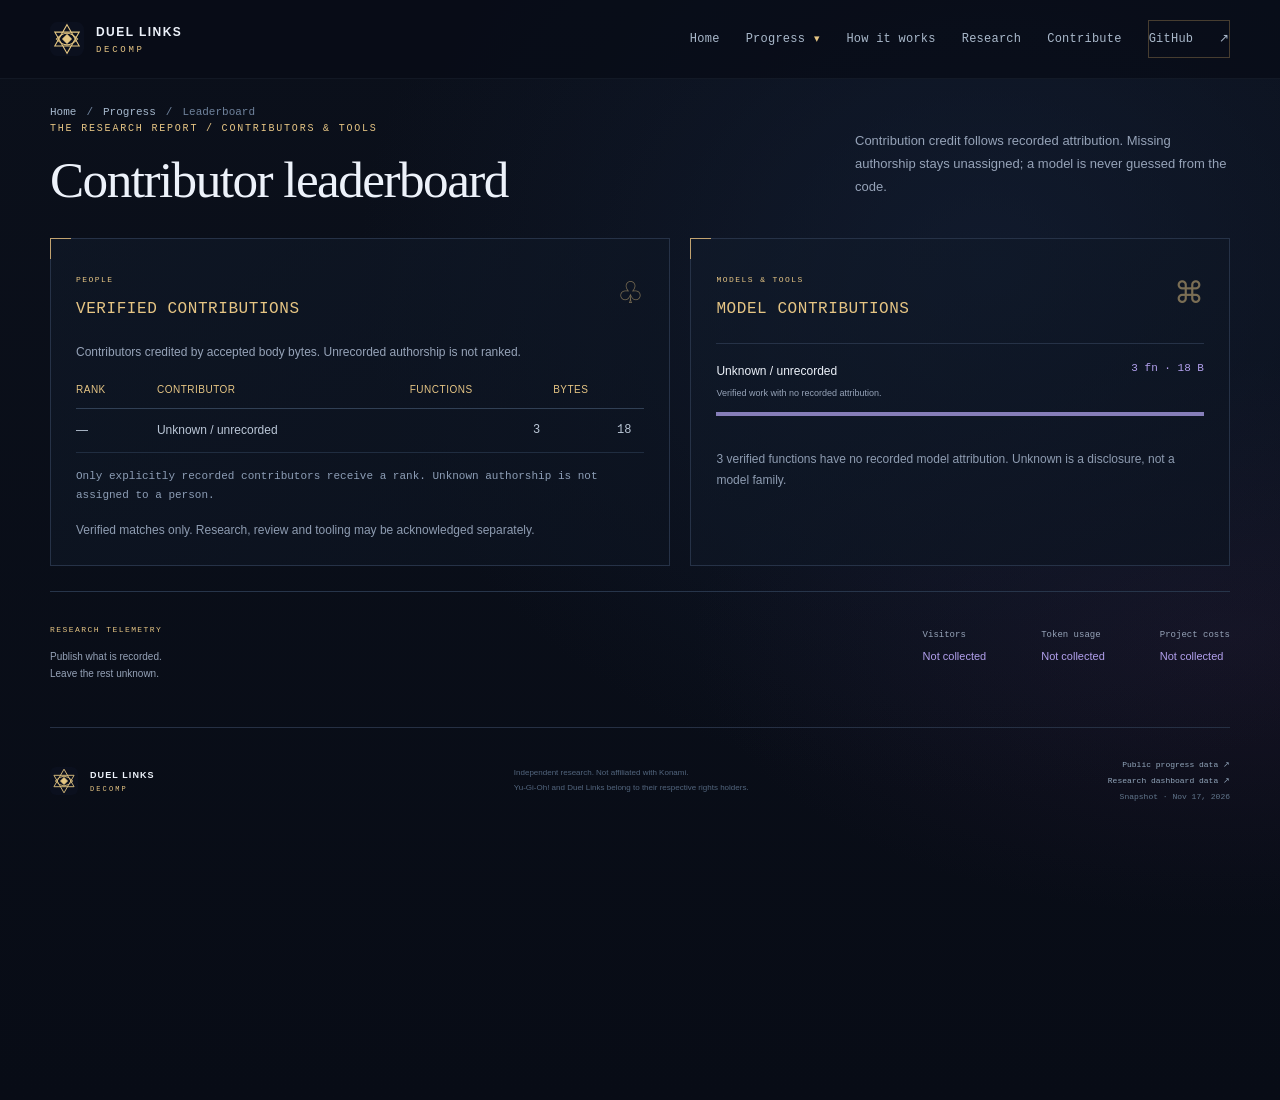
<file: site/progress/contributors/index.html>
<!doctype html>
<html lang="en" data-root="../../" data-page="contributors">
<head>
  <meta charset="utf-8">
  <meta name="viewport" content="width=device-width, initial-scale=1">
  <meta name="theme-color" content="#080c16">
  <meta name="description" content="Recorded contribution and model attribution, including explicitly unrecorded authorship.">
  <title>Leaderboard · Duel Links Native Decompilation</title>
  <link rel="icon" href="../../mark.svg?v=9a384636836e" type="image/svg+xml">
  <link rel="stylesheet" href="../../style.css?v=0f9919b5d5d2">
  <script src="../../app.js?v=cb98fdc72734" defer></script>
</head>
<body class="page-contributors">
  <a class="skip-link" href="#main">Skip to content</a>
  <header class="site-header">
    <a class="wordmark" href="../../" aria-label="Duel Links Decomp home"><img src="../../mark.svg?v=9a384636836e" alt="" width="34" height="34"><span>DUEL LINKS <b>DECOMP</b></span></a>
    <nav class="main-nav" aria-label="Main navigation"><a href="../../">Home</a><details class="nav-dropdown"><summary class="is-active">Progress <span aria-hidden="true">▾</span></summary><div class="nav-dropdown-menu"><a href="../../progress/">Overview</a><a href="../../progress/matches/">Match ledger</a><a href="../../progress/history/">History</a><a href="../../progress/scope/">Enrolled scope</a><a href="../../progress/contributors/" aria-current="page">Leaderboard</a></div></details><a href="../../how/">How it works</a><a href="../../research/">Research</a><a href="../../join/">Contribute</a><a class="nav-github repo-link" href="https://github.com/ElderLich/Duel-Links-Decomp">GitHub <span aria-hidden="true">↗</span></a></nav>
  </header>
  <main id="main" class="page-main">
    <nav class="breadcrumbs section-shell" aria-label="Breadcrumb"><a href="../../">Home</a><span aria-hidden="true">/</span><a href="../../progress/">Progress</a><span aria-hidden="true">/</span><span aria-current="page">Leaderboard</span></nav>
    <section id="contributors" class="section-shell content-section report-section contributors-section" aria-labelledby="contributors-title">
      <div class="section-heading"><div><span class="eyebrow">The research report / Contributors &amp; tools</span><h1 id="contributors-title">Contributor leaderboard</h1></div><p>Contribution credit follows recorded attribution. Missing authorship stays unassigned; a model is never guessed from the code.</p></div>
      <div class="report-grid"><article class="report-panel contributors-panel"><div class="panel-heading"><div><span class="eyebrow">People</span><h3>Verified contributions</h3></div><span class="panel-mark" aria-hidden="true">♧</span></div><div id="contributor-list" class="table-scroll"><table class="report-table"><caption>Verified contribution totals. Unrecorded authorship is shown without a rank.</caption><thead><tr><th scope="col">Rank</th><th scope="col">Contributor</th><th scope="col">Functions</th><th scope="col">Body bytes</th></tr></thead><tbody><tr><td>—</td><td>Unknown / unrecorded</td><td class="number">3</td><td class="number">18</td></tr></tbody></table></div><p class="chart-note">Verified matches only. Research, review and tooling may be acknowledged separately.</p></article><article class="report-panel model-panel"><div class="panel-heading"><div><span class="eyebrow">Models &amp; tools</span><h3>Model contributions</h3></div><span class="panel-mark" aria-hidden="true">⌘</span></div><div id="model-list"><div class="attribution-row"><div><div class="attribution-name">Unknown / unrecorded</div><p class="attribution-role">Verified work with no recorded attribution.</p></div><div class="attribution-count">3 fn · 18 B</div><div class="attribution-bar" aria-hidden="true"><span style="width:100%"></span></div></div></div><p id="attribution-note" class="chart-note">Model and tool credit requires explicit records. Unknown attribution is never inferred from the source code.</p></article></div>
      <aside class="telemetry-note" aria-label="Telemetry availability"><div><span class="eyebrow">Research telemetry</span><p>Publish what is recorded.<br>Leave the rest unknown.</p></div><dl><div><dt>Visitors</dt><dd>Not collected</dd></div><div><dt>Token usage</dt><dd>Not collected</dd></div><div><dt>Project costs</dt><dd>Not collected</dd></div></dl></aside>
    </section>


    <noscript><p class="section-shell static-data-note">This page includes the published snapshot. Enable JavaScript for filters and interactive charts, or inspect the <a href="../../progress.json">match data</a> and <a href="../../dashboard.json">dashboard data</a>.</p></noscript>
  </main>
  <footer class="site-footer section-shell">
    <a class="wordmark" href="../../"><img src="../../mark.svg?v=9a384636836e" alt="" width="28" height="28"><span>DUEL LINKS <b>DECOMP</b></span></a>
    <p>Independent research. Not affiliated with Konami.<br>Yu-Gi-Oh! and Duel Links belong to their respective rights holders.</p>
    <div><a href="../../progress.json">Public progress data ↗</a><a href="../../dashboard.json">Research dashboard data ↗</a><span id="updated-at">Snapshot · 2026-11-17</span></div>
  </footer>
  <script type="application/json" id="initial-progress">{"schema_version":1,"updated":"2026-11-17","project":{"name":"Duel Links Native Decompilation","repo_url":"https://github.com/ElderLich/Duel-Links-Decomp","branch":"main"},"summary":{"verified_functions":3,"matched_body_bytes":18,"engine_total_functions":null,"engine_total_bytes":null,"completion_percent":null,"ignored_receipts":0,"negative_control":"passed"},"targets":[{"id":"cn-arm64-10.10.1032","label":"CN / 10.10.1032","platform":"cn","format":"elf","architecture":"arm64","sha256":"b3a348dbf1e2be1bbbd243bbf1dcf4287abf611688c831e86a5bbf75ca501621","image_bytes":23213296,"toolchain_note":"Android ARM64. Exact compiler and link recipe unresolved."},{"id":"steam-current","label":"Steam / current","platform":"steam","format":"pe","architecture":"amd64","sha256":"66193d0d12f5fb5ef2fb9f5df1dfd6defae1432c9336ce6880e44190f7eb1ca7","image_bytes":22406656,"toolchain_note":"MSVC 14.44 bootstrap; original compiler flags unresolved."},{"id":"steam-previous","label":"Steam / previous","platform":"steam","format":"pe","architecture":"amd64","sha256":"c42d35d34ceb543b159c9b8c3d4e9a55243a5898d75a09efc0bf7d73b3cb5b26","image_bytes":22266880,"toolchain_note":"Historical target. Addresses and matches are version-specific."}],"units":[{"name":"DLL_GetRevision","target":"steam-current","status":"matched","body_bytes":6,"boundary":"leaf-return-u32","original_rva":"0x2060","body_sha256":"e0eb3a7561c4076d7bec30953d095dcf3fa0b2a68f8eb60961258e95e548a201","target_sha256":"66193d0d12f5fb5ef2fb9f5df1dfd6defae1432c9336ce6880e44190f7eb1ca7","source":{"path":"Source/revision.cpp","sha256":"0a36a897b0fa03c80577fc7685ca4a226dff5363f795685b96e373e6fc8e8950"},"inputs":[{"path":"Source/revision.cpp","sha256":"0a36a897b0fa03c80577fc7685ca4a226dff5363f795685b96e373e6fc8e8950"},{"path":"include/duel_exports.h","sha256":"ec6172718f5569a27dbdd46cb61d72a489c7daa68bc89ccfb8da0cd62c664ab3"}],"receipt_sha256":"9dcdfebe9b8fbc0cc2f55f67aba24c433dc52e2d196e4dd19d648969bb1f3cef","gate_sha256":"2daec81ec669c02123e5a09011f48bb1351345a50e2387cee5275de76439275a","recipe_sha256":"7c3962977d990e9633d2cfffa2eb2287b6743cf1cc2c18de0e90b8c4f01996c4"},{"name":"DLL_DuelGetBackupSize","target":"steam-current","status":"matched","body_bytes":6,"boundary":"leaf-return-u32","original_rva":"0x4f70","body_sha256":"ef7aec72c36cec2dad9ae2e678899b0a16697372c40e57bb0f0f9df7b24b8901","target_sha256":"66193d0d12f5fb5ef2fb9f5df1dfd6defae1432c9336ce6880e44190f7eb1ca7","source":{"path":"Source/buffer_sizes.cpp","sha256":"8394aff91a029caefa3658dd9883d69188bfe493c668c4765463274e7919e8e5"},"inputs":[{"path":"Source/buffer_sizes.cpp","sha256":"8394aff91a029caefa3658dd9883d69188bfe493c668c4765463274e7919e8e5"}],"receipt_sha256":"a68559d12948f4e331001a402c872b1a6b50031d18591ee011b7069865c277c0","gate_sha256":"2daec81ec669c02123e5a09011f48bb1351345a50e2387cee5275de76439275a","recipe_sha256":"75459f98c0d282b043c64cbb86a2e7897e17dc5cf6fe59fb8a7b333455b6adce"},{"name":"DLL_CardRareGetBufferSize","target":"steam-current","status":"matched","body_bytes":6,"boundary":"leaf-return-u32","original_rva":"0x5d90","body_sha256":"157950e51457f98e1c693180599aae14a966188c3e845be18366a7e62777935f","target_sha256":"66193d0d12f5fb5ef2fb9f5df1dfd6defae1432c9336ce6880e44190f7eb1ca7","source":{"path":"Source/buffer_sizes.cpp","sha256":"8394aff91a029caefa3658dd9883d69188bfe493c668c4765463274e7919e8e5"},"inputs":[{"path":"Source/buffer_sizes.cpp","sha256":"8394aff91a029caefa3658dd9883d69188bfe493c668c4765463274e7919e8e5"}],"receipt_sha256":"a68559d12948f4e331001a402c872b1a6b50031d18591ee011b7069865c277c0","gate_sha256":"2daec81ec669c02123e5a09011f48bb1351345a50e2387cee5275de76439275a","recipe_sha256":"75459f98c0d282b043c64cbb86a2e7897e17dc5cf6fe59fb8a7b333455b6adce"}],"references":{"host_bindings":3980,"verified_export_contracts":154,"shared_exports":234,"active_wasm_imports":301,"newly_recovered_card_references":20,"bridge_receipt_sha256":"230e4c2730bc2598dc8ea1ea5d38266f4057228b359fbe5c4206bde585f81c0e","contracts_receipt_sha256":"c2da7dea25a1564812057a3761bb196a84823f6af1d6137a134728c655075b58","card_reference_receipt_sha256":"b1677eb1185b1e3e777ed3d7f8aba3df473c5ffb23ad85bc63174850472f16c0"}}</script>
  <script type="application/json" id="initial-dashboard">{"schema_version":1,"project":{"name":"Duel Links Native Decompilation","repo_url":"https://github.com/ElderLich/Duel-Links-Decomp","branch":"main"},"integration":{"id":"20261117T190401Z-2c70e5a21cfa47fab440e8132eaded8f","completed_at":"2026-11-17T19:04:03.116307Z","status":"passed","verification":"local-native-full-enrolled-scope","ci_verification":"consistency-only-no-native-binaries","snapshot_sha256":"4752a4cead1403b04877269c0afc7bd409d7cdeeafbed59c659a5651c473683b"},"scope":{"inventory_complete":false,"enrolled_units":3,"enrolled_body_bytes":18,"integrated_units":3,"integrated_body_bytes":18,"pending_units":0,"pending_body_bytes":0,"engine_total_units":null,"engine_total_body_bytes":null,"engine_completion_percent":null},"targets":[{"id":"cn-arm64-10.10.1032","label":"CN / 10.10.1032","platform":"cn","sha256":"b3a348dbf1e2be1bbbd243bbf1dcf4287abf611688c831e86a5bbf75ca501621","enrolled_units":0,"enrolled_body_bytes":0,"integrated_units":0,"integrated_body_bytes":0,"pending_units":0,"pending_body_bytes":0},{"id":"steam-current","label":"Steam / current","platform":"steam","sha256":"66193d0d12f5fb5ef2fb9f5df1dfd6defae1432c9336ce6880e44190f7eb1ca7","enrolled_units":3,"enrolled_body_bytes":18,"integrated_units":3,"integrated_body_bytes":18,"pending_units":0,"pending_body_bytes":0},{"id":"steam-previous","label":"Steam / previous","platform":"steam","sha256":"c42d35d34ceb543b159c9b8c3d4e9a55243a5898d75a09efc0bf7d73b3cb5b26","enrolled_units":0,"enrolled_body_bytes":0,"integrated_units":0,"integrated_body_bytes":0,"pending_units":0,"pending_body_bytes":0}],"units":[{"id":"steam-current:DLL_CardRareGetBufferSize","name":"DLL_CardRareGetBufferSize","target":"steam-current","source":"Source/buffer_sizes.cpp","original_rva":"0x5d90","body_bytes":6,"status":"integrated","first_accepted_date":"2026-11-17","contributor":null,"model":null},{"id":"steam-current:DLL_DuelGetBackupSize","name":"DLL_DuelGetBackupSize","target":"steam-current","source":"Source/buffer_sizes.cpp","original_rva":"0x4f70","body_bytes":6,"status":"integrated","first_accepted_date":"2026-11-17","contributor":null,"model":null},{"id":"steam-current:DLL_GetRevision","name":"DLL_GetRevision","target":"steam-current","source":"Source/revision.cpp","original_rva":"0x2060","body_bytes":6,"status":"integrated","first_accepted_date":"2026-11-17","contributor":null,"model":null}],"daily_trend":[{"date":"2026-11-17","accepted_units":3,"accepted_body_bytes":18,"cumulative_units":3,"cumulative_body_bytes":18}],"size_map":[{"id":"steam-current:DLL_CardRareGetBufferSize","name":"DLL_CardRareGetBufferSize","target":"steam-current","source":"Source/buffer_sizes.cpp","body_bytes":6,"status":"integrated"},{"id":"steam-current:DLL_DuelGetBackupSize","name":"DLL_DuelGetBackupSize","target":"steam-current","source":"Source/buffer_sizes.cpp","body_bytes":6,"status":"integrated"},{"id":"steam-current:DLL_GetRevision","name":"DLL_GetRevision","target":"steam-current","source":"Source/revision.cpp","body_bytes":6,"status":"integrated"}],"contributors":[{"id":"unknown","label":"Unknown / unrecorded","units":3,"body_bytes":18}],"models":[{"id":"unknown","label":"Unknown / unrecorded","units":3,"body_bytes":18}],"milestones":[{"id":"full-enrolled-integration","date":"2026-11-17","label":"All enrolled units rebuilt and matched","units":3,"body_bytes":18}],"limitations":["Full enrolled-scope success is not whole-engine completion; the native inventory denominator is unknown.","CI validates committed source, recipe, toolchain pins and ledger consistency. It cannot independently match private native binaries.","First recorded dates retain their evidence basis: the initial pilot uses its historical publication day; later units use a fresh verified local enrollment timestamp. Rebuilds do not add progress again.","Contributor and model attribution are unknown where no historical evidence was recorded. Token, cost and visitor data are not collected."]}</script>
</body>
</html>
</file>
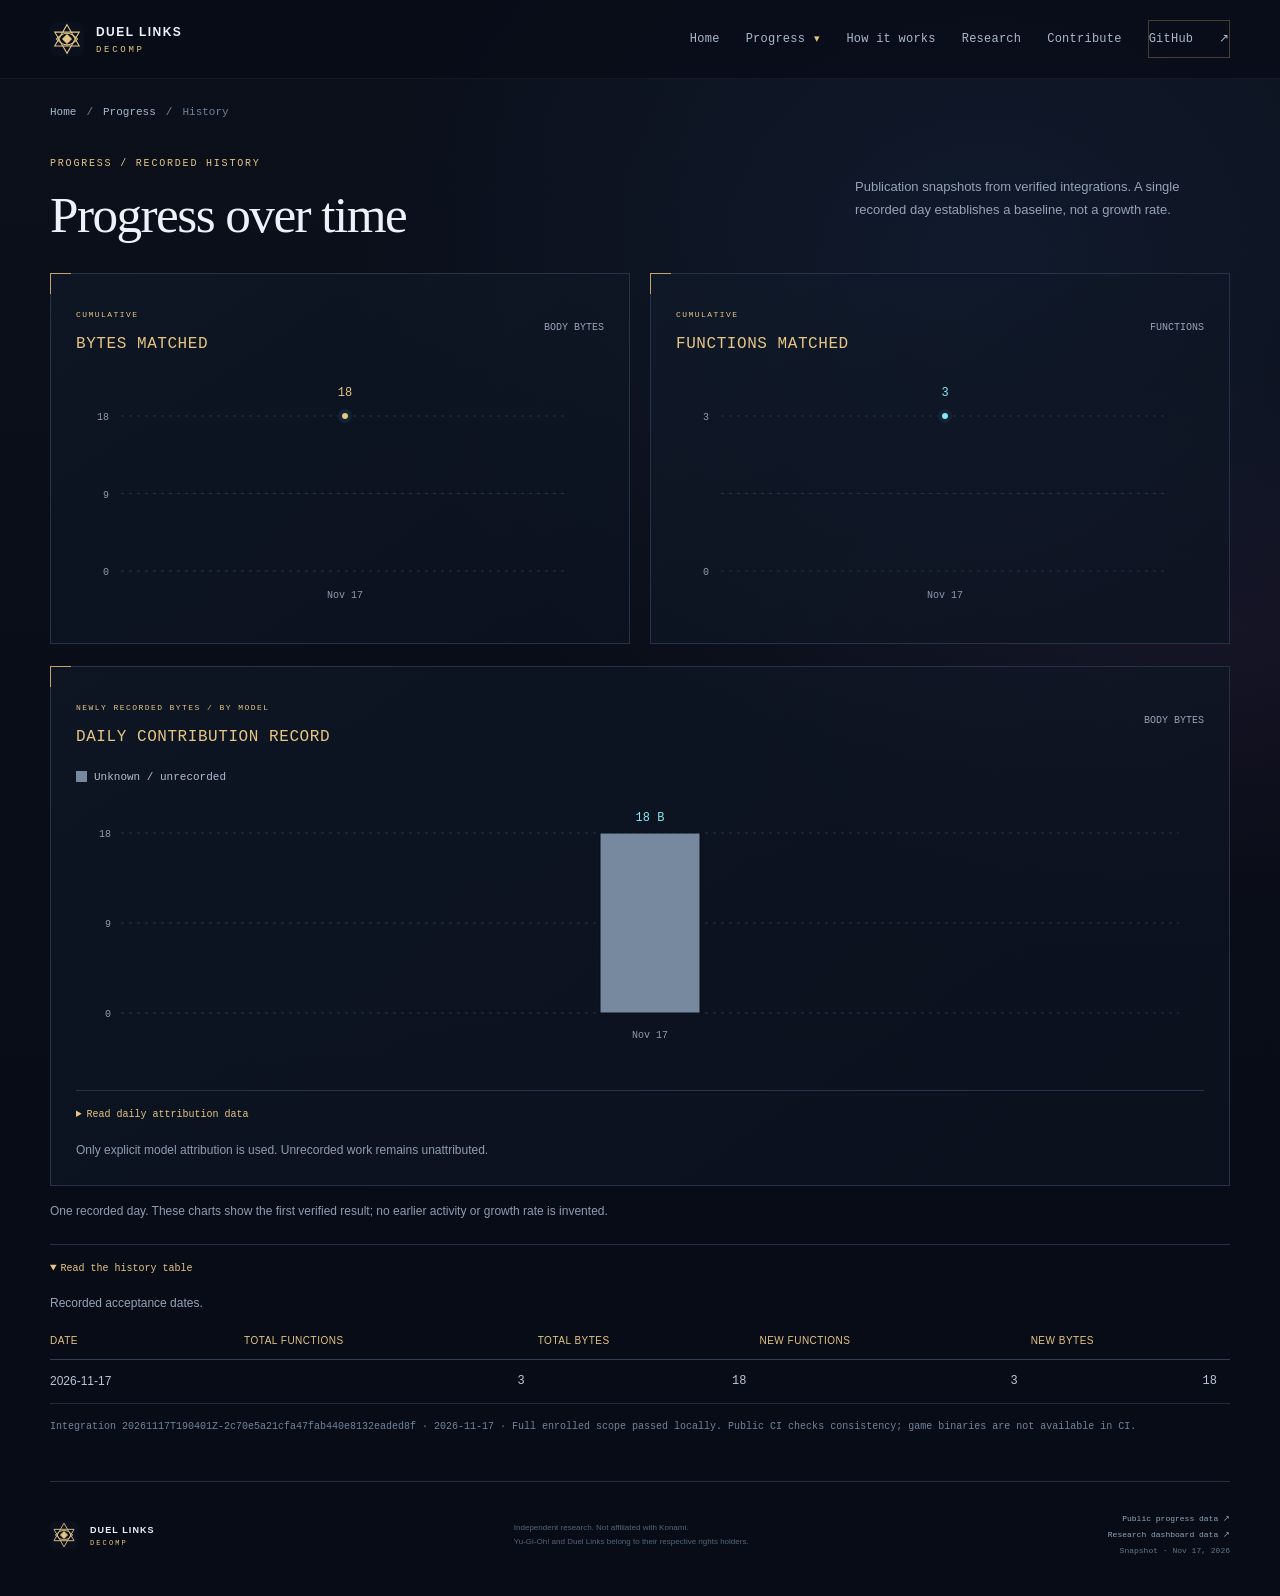
<file: site/progress/history/index.html>
<!doctype html>
<html lang="en" data-root="../../" data-page="history">
<head>
  <meta charset="utf-8">
  <meta name="viewport" content="width=device-width, initial-scale=1">
  <meta name="theme-color" content="#080c16">
  <meta name="description" content="Recorded publication dates and cumulative verified function bytes, with no invented growth estimates.">
  <title>History · Duel Links Native Decompilation</title>
  <link rel="icon" href="../../mark.svg?v=9a384636836e" type="image/svg+xml">
  <link rel="stylesheet" href="../../style.css?v=0f9919b5d5d2">
  <script src="../../app.js?v=cb98fdc72734" defer></script>
</head>
<body class="page-history">
  <a class="skip-link" href="#main">Skip to content</a>
  <header class="site-header">
    <a class="wordmark" href="../../" aria-label="Duel Links Decomp home"><img src="../../mark.svg?v=9a384636836e" alt="" width="34" height="34"><span>DUEL LINKS <b>DECOMP</b></span></a>
    <nav class="main-nav" aria-label="Main navigation"><a href="../../">Home</a><details class="nav-dropdown"><summary class="is-active">Progress <span aria-hidden="true">▾</span></summary><div class="nav-dropdown-menu"><a href="../../progress/">Overview</a><a href="../../progress/matches/">Match ledger</a><a href="../../progress/history/" aria-current="page">History</a><a href="../../progress/scope/">Enrolled scope</a><a href="../../progress/contributors/">Leaderboard</a></div></details><a href="../../how/">How it works</a><a href="../../research/">Research</a><a href="../../join/">Contribute</a><a class="nav-github repo-link" href="https://github.com/ElderLich/Duel-Links-Decomp">GitHub <span aria-hidden="true">↗</span></a></nav>
  </header>
  <main id="main" class="page-main">
    <nav class="breadcrumbs section-shell" aria-label="Breadcrumb"><a href="../../">Home</a><span aria-hidden="true">/</span><a href="../../progress/">Progress</a><span aria-hidden="true">/</span><span aria-current="page">History</span></nav>
    <section id="trend" class="section-shell content-section report-section" aria-labelledby="trend-title">
  <div class="section-heading"><div><span class="eyebrow">Progress / Recorded history</span><h1 id="trend-title">Progress over time</h1></div><p>Publication snapshots from verified integrations. A single recorded day establishes a baseline, not a growth rate.</p></div>
  <div class="history-charts">
    <article class="report-panel"><div class="panel-heading"><div><span class="eyebrow">Cumulative</span><h3>Bytes matched</h3></div><span class="chart-unit">BODY BYTES</span></div><div id="trend-bytes-chart" class="trend-chart"><svg viewBox="0 0 560 230" role="img" aria-labelledby="trend-bytes-svg-title trend-bytes-svg-description"><title id="trend-bytes-svg-title">Recorded cumulative matched bytes</title><desc id="trend-bytes-svg-description">Exact dates and values are in the history table. No activity is inferred between recorded dates.</desc><line class="chart-grid" x1="45" x2="525" y1="188.0" y2="188.0"/><text class="chart-axis" x="33" y="192.0" text-anchor="end">0</text><line class="chart-grid" x1="45" x2="525" y1="40.0" y2="40.0"/><text class="chart-axis" x="33" y="44.0" text-anchor="end">18</text><circle class="chart-halo" cx="285.0" cy="40.0" r="17"/><circle class="chart-dot" cx="285.0" cy="40.0" r="6"><title>2026-11-17: 18 bytes</title></circle><text class="chart-axis" x="285.0" y="215" text-anchor="middle">2026-11-17</text><text class="chart-value" x="285.0" y="15.0" text-anchor="middle">18 B</text></svg></div></article>
    <article class="report-panel"><div class="panel-heading"><div><span class="eyebrow">Cumulative</span><h3>Functions matched</h3></div><span class="chart-unit">FUNCTIONS</span></div><div id="trend-functions-chart" class="trend-chart"><svg viewBox="0 0 560 230" role="img" aria-labelledby="trend-functions-svg-title trend-functions-svg-description"><title id="trend-functions-svg-title">Recorded cumulative matched functions</title><desc id="trend-functions-svg-description">Exact dates and values are in the history table. No activity is inferred between recorded dates.</desc><line class="chart-grid" x1="45" x2="525" y1="188.0" y2="188.0"/><text class="chart-axis" x="33" y="192.0" text-anchor="end">0</text><line class="chart-grid" x1="45" x2="525" y1="40.0" y2="40.0"/><text class="chart-axis" x="33" y="44.0" text-anchor="end">3</text><circle class="chart-halo" cx="285.0" cy="40.0" r="17"/><circle class="chart-dot" cx="285.0" cy="40.0" r="6"><title>2026-11-17: 3 functions</title></circle><text class="chart-axis" x="285.0" y="215" text-anchor="middle">2026-11-17</text><text class="chart-value" x="285.0" y="15.0" text-anchor="middle">3 fn</text></svg></div></article>
  </div>
  <article class="report-panel daily-report"><div class="panel-heading"><div><span class="eyebrow">Newly recorded bytes / By model</span><h3>Daily contribution record</h3></div><span class="chart-unit">BODY BYTES</span></div><div id="daily-model-chart" class="trend-chart daily-chart"><svg viewBox="0 0 560 230" role="img" aria-label="Daily accepted bytes by explicitly recorded model; unknown attribution is shown separately."><line class="chart-grid" x1="45" x2="525" y1="188" y2="188"/><rect x="240.0" y="43.0" width="90" height="145.0" fill="#b2a0ed"><title>2026-11-17 · Unknown / unrecorded · 18 B</title></rect><text class="chart-value" x="285" y="28.0" text-anchor="middle">18 B</text><text class="chart-axis" x="285" y="215" text-anchor="middle">2026-11-17</text></svg></div><p id="daily-model-note" class="chart-note">Only explicit model attribution is used. Unrecorded work remains unattributed.</p></article>
  <p id="trend-note" class="chart-note">One recorded publication date. A single point cannot establish pace, daily growth or a forecast.</p>
  <details class="data-disclosure" open><summary>Read the history table</summary><div id="history-table" class="table-scroll"><table class="report-table"><caption>Recorded publication dates from accepted integration records.</caption><thead><tr><th scope="col">Date</th><th scope="col">Total functions</th><th scope="col">Total bytes</th><th scope="col">New functions</th><th scope="col">New bytes</th></tr></thead><tbody><tr><td>2026-11-17</td><td class="number">3</td><td class="number">18</td><td class="number">3</td><td class="number">18</td></tr></tbody></table></div></details>
  <p id="dashboard-status" class="report-status" role="status">Published integration · 2026-11-17. Full enrolled scope passed locally; public CI checks consistency.</p>
</section>


    <noscript><p class="section-shell static-data-note">This page includes the published snapshot. Enable JavaScript for filters and interactive charts, or inspect the <a href="../../progress.json">match data</a> and <a href="../../dashboard.json">dashboard data</a>.</p></noscript>
  </main>
  <footer class="site-footer section-shell">
    <a class="wordmark" href="../../"><img src="../../mark.svg?v=9a384636836e" alt="" width="28" height="28"><span>DUEL LINKS <b>DECOMP</b></span></a>
    <p>Independent research. Not affiliated with Konami.<br>Yu-Gi-Oh! and Duel Links belong to their respective rights holders.</p>
    <div><a href="../../progress.json">Public progress data ↗</a><a href="../../dashboard.json">Research dashboard data ↗</a><span id="updated-at">Snapshot · 2026-11-17</span></div>
  </footer>
  <script type="application/json" id="initial-progress">{"schema_version":1,"updated":"2026-11-17","project":{"name":"Duel Links Native Decompilation","repo_url":"https://github.com/ElderLich/Duel-Links-Decomp","branch":"main"},"summary":{"verified_functions":3,"matched_body_bytes":18,"engine_total_functions":null,"engine_total_bytes":null,"completion_percent":null,"ignored_receipts":0,"negative_control":"passed"},"targets":[{"id":"cn-arm64-10.10.1032","label":"CN / 10.10.1032","platform":"cn","format":"elf","architecture":"arm64","sha256":"b3a348dbf1e2be1bbbd243bbf1dcf4287abf611688c831e86a5bbf75ca501621","image_bytes":23213296,"toolchain_note":"Android ARM64. Exact compiler and link recipe unresolved."},{"id":"steam-current","label":"Steam / current","platform":"steam","format":"pe","architecture":"amd64","sha256":"66193d0d12f5fb5ef2fb9f5df1dfd6defae1432c9336ce6880e44190f7eb1ca7","image_bytes":22406656,"toolchain_note":"MSVC 14.44 bootstrap; original compiler flags unresolved."},{"id":"steam-previous","label":"Steam / previous","platform":"steam","format":"pe","architecture":"amd64","sha256":"c42d35d34ceb543b159c9b8c3d4e9a55243a5898d75a09efc0bf7d73b3cb5b26","image_bytes":22266880,"toolchain_note":"Historical target. Addresses and matches are version-specific."}],"units":[{"name":"DLL_GetRevision","target":"steam-current","status":"matched","body_bytes":6,"boundary":"leaf-return-u32","original_rva":"0x2060","body_sha256":"e0eb3a7561c4076d7bec30953d095dcf3fa0b2a68f8eb60961258e95e548a201","target_sha256":"66193d0d12f5fb5ef2fb9f5df1dfd6defae1432c9336ce6880e44190f7eb1ca7","source":{"path":"Source/revision.cpp","sha256":"0a36a897b0fa03c80577fc7685ca4a226dff5363f795685b96e373e6fc8e8950"},"inputs":[{"path":"Source/revision.cpp","sha256":"0a36a897b0fa03c80577fc7685ca4a226dff5363f795685b96e373e6fc8e8950"},{"path":"include/duel_exports.h","sha256":"ec6172718f5569a27dbdd46cb61d72a489c7daa68bc89ccfb8da0cd62c664ab3"}],"receipt_sha256":"9dcdfebe9b8fbc0cc2f55f67aba24c433dc52e2d196e4dd19d648969bb1f3cef","gate_sha256":"2daec81ec669c02123e5a09011f48bb1351345a50e2387cee5275de76439275a","recipe_sha256":"7c3962977d990e9633d2cfffa2eb2287b6743cf1cc2c18de0e90b8c4f01996c4"},{"name":"DLL_DuelGetBackupSize","target":"steam-current","status":"matched","body_bytes":6,"boundary":"leaf-return-u32","original_rva":"0x4f70","body_sha256":"ef7aec72c36cec2dad9ae2e678899b0a16697372c40e57bb0f0f9df7b24b8901","target_sha256":"66193d0d12f5fb5ef2fb9f5df1dfd6defae1432c9336ce6880e44190f7eb1ca7","source":{"path":"Source/buffer_sizes.cpp","sha256":"8394aff91a029caefa3658dd9883d69188bfe493c668c4765463274e7919e8e5"},"inputs":[{"path":"Source/buffer_sizes.cpp","sha256":"8394aff91a029caefa3658dd9883d69188bfe493c668c4765463274e7919e8e5"}],"receipt_sha256":"a68559d12948f4e331001a402c872b1a6b50031d18591ee011b7069865c277c0","gate_sha256":"2daec81ec669c02123e5a09011f48bb1351345a50e2387cee5275de76439275a","recipe_sha256":"75459f98c0d282b043c64cbb86a2e7897e17dc5cf6fe59fb8a7b333455b6adce"},{"name":"DLL_CardRareGetBufferSize","target":"steam-current","status":"matched","body_bytes":6,"boundary":"leaf-return-u32","original_rva":"0x5d90","body_sha256":"157950e51457f98e1c693180599aae14a966188c3e845be18366a7e62777935f","target_sha256":"66193d0d12f5fb5ef2fb9f5df1dfd6defae1432c9336ce6880e44190f7eb1ca7","source":{"path":"Source/buffer_sizes.cpp","sha256":"8394aff91a029caefa3658dd9883d69188bfe493c668c4765463274e7919e8e5"},"inputs":[{"path":"Source/buffer_sizes.cpp","sha256":"8394aff91a029caefa3658dd9883d69188bfe493c668c4765463274e7919e8e5"}],"receipt_sha256":"a68559d12948f4e331001a402c872b1a6b50031d18591ee011b7069865c277c0","gate_sha256":"2daec81ec669c02123e5a09011f48bb1351345a50e2387cee5275de76439275a","recipe_sha256":"75459f98c0d282b043c64cbb86a2e7897e17dc5cf6fe59fb8a7b333455b6adce"}],"references":{"host_bindings":3980,"verified_export_contracts":154,"shared_exports":234,"active_wasm_imports":301,"newly_recovered_card_references":20,"bridge_receipt_sha256":"230e4c2730bc2598dc8ea1ea5d38266f4057228b359fbe5c4206bde585f81c0e","contracts_receipt_sha256":"c2da7dea25a1564812057a3761bb196a84823f6af1d6137a134728c655075b58","card_reference_receipt_sha256":"b1677eb1185b1e3e777ed3d7f8aba3df473c5ffb23ad85bc63174850472f16c0"}}</script>
  <script type="application/json" id="initial-dashboard">{"schema_version":1,"project":{"name":"Duel Links Native Decompilation","repo_url":"https://github.com/ElderLich/Duel-Links-Decomp","branch":"main"},"integration":{"id":"20261117T190401Z-2c70e5a21cfa47fab440e8132eaded8f","completed_at":"2026-11-17T19:04:03.116307Z","status":"passed","verification":"local-native-full-enrolled-scope","ci_verification":"consistency-only-no-native-binaries","snapshot_sha256":"4752a4cead1403b04877269c0afc7bd409d7cdeeafbed59c659a5651c473683b"},"scope":{"inventory_complete":false,"enrolled_units":3,"enrolled_body_bytes":18,"integrated_units":3,"integrated_body_bytes":18,"pending_units":0,"pending_body_bytes":0,"engine_total_units":null,"engine_total_body_bytes":null,"engine_completion_percent":null},"targets":[{"id":"cn-arm64-10.10.1032","label":"CN / 10.10.1032","platform":"cn","sha256":"b3a348dbf1e2be1bbbd243bbf1dcf4287abf611688c831e86a5bbf75ca501621","enrolled_units":0,"enrolled_body_bytes":0,"integrated_units":0,"integrated_body_bytes":0,"pending_units":0,"pending_body_bytes":0},{"id":"steam-current","label":"Steam / current","platform":"steam","sha256":"66193d0d12f5fb5ef2fb9f5df1dfd6defae1432c9336ce6880e44190f7eb1ca7","enrolled_units":3,"enrolled_body_bytes":18,"integrated_units":3,"integrated_body_bytes":18,"pending_units":0,"pending_body_bytes":0},{"id":"steam-previous","label":"Steam / previous","platform":"steam","sha256":"c42d35d34ceb543b159c9b8c3d4e9a55243a5898d75a09efc0bf7d73b3cb5b26","enrolled_units":0,"enrolled_body_bytes":0,"integrated_units":0,"integrated_body_bytes":0,"pending_units":0,"pending_body_bytes":0}],"units":[{"id":"steam-current:DLL_CardRareGetBufferSize","name":"DLL_CardRareGetBufferSize","target":"steam-current","source":"Source/buffer_sizes.cpp","original_rva":"0x5d90","body_bytes":6,"status":"integrated","first_accepted_date":"2026-11-17","contributor":null,"model":null},{"id":"steam-current:DLL_DuelGetBackupSize","name":"DLL_DuelGetBackupSize","target":"steam-current","source":"Source/buffer_sizes.cpp","original_rva":"0x4f70","body_bytes":6,"status":"integrated","first_accepted_date":"2026-11-17","contributor":null,"model":null},{"id":"steam-current:DLL_GetRevision","name":"DLL_GetRevision","target":"steam-current","source":"Source/revision.cpp","original_rva":"0x2060","body_bytes":6,"status":"integrated","first_accepted_date":"2026-11-17","contributor":null,"model":null}],"daily_trend":[{"date":"2026-11-17","accepted_units":3,"accepted_body_bytes":18,"cumulative_units":3,"cumulative_body_bytes":18}],"size_map":[{"id":"steam-current:DLL_CardRareGetBufferSize","name":"DLL_CardRareGetBufferSize","target":"steam-current","source":"Source/buffer_sizes.cpp","body_bytes":6,"status":"integrated"},{"id":"steam-current:DLL_DuelGetBackupSize","name":"DLL_DuelGetBackupSize","target":"steam-current","source":"Source/buffer_sizes.cpp","body_bytes":6,"status":"integrated"},{"id":"steam-current:DLL_GetRevision","name":"DLL_GetRevision","target":"steam-current","source":"Source/revision.cpp","body_bytes":6,"status":"integrated"}],"contributors":[{"id":"unknown","label":"Unknown / unrecorded","units":3,"body_bytes":18}],"models":[{"id":"unknown","label":"Unknown / unrecorded","units":3,"body_bytes":18}],"milestones":[{"id":"full-enrolled-integration","date":"2026-11-17","label":"All enrolled units rebuilt and matched","units":3,"body_bytes":18}],"limitations":["Full enrolled-scope success is not whole-engine completion; the native inventory denominator is unknown.","CI validates committed source, recipe, toolchain pins and ledger consistency. It cannot independently match private native binaries.","First recorded dates retain their evidence basis: the initial pilot uses its historical publication day; later units use a fresh verified local enrollment timestamp. Rebuilds do not add progress again.","Contributor and model attribution are unknown where no historical evidence was recorded. Token, cost and visitor data are not collected."]}</script>
</body>
</html>
</file>
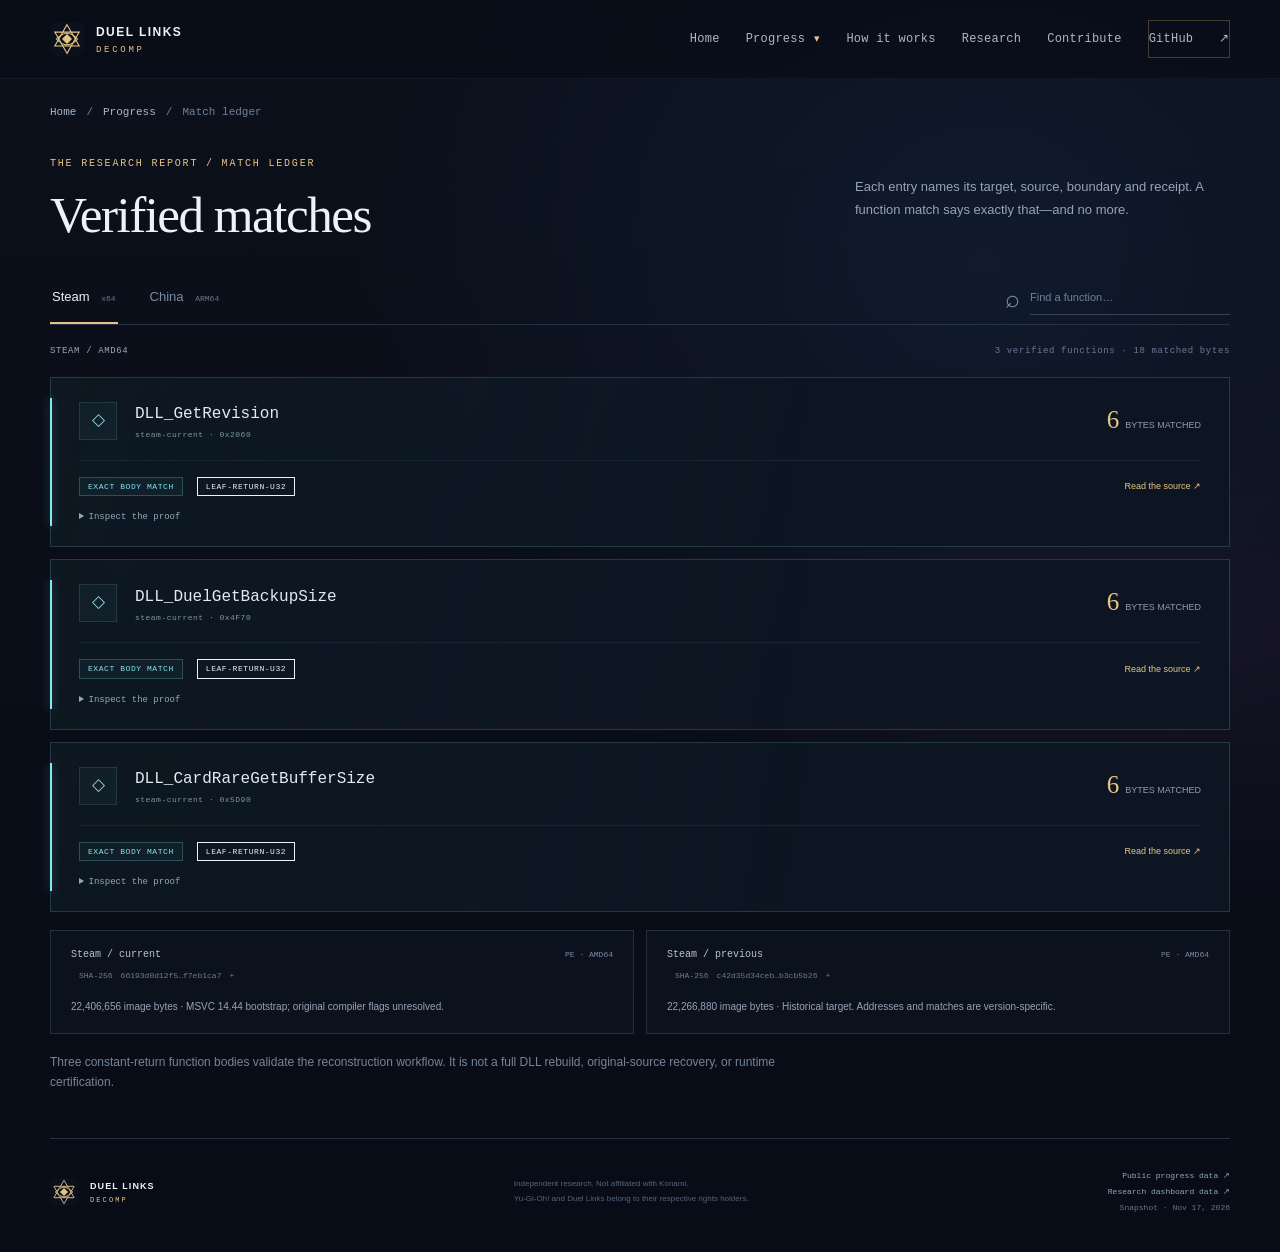
<file: site/progress/matches/index.html>
<!doctype html>
<html lang="en" data-root="../../" data-page="matches">
<head>
  <meta charset="utf-8">
  <meta name="viewport" content="width=device-width, initial-scale=1">
  <meta name="theme-color" content="#080c16">
  <meta name="description" content="Target-pinned native function matches with source links, proven boundaries and evidence hashes.">
  <title>Match ledger · Duel Links Native Decompilation</title>
  <link rel="icon" href="../../mark.svg?v=9a384636836e" type="image/svg+xml">
  <link rel="stylesheet" href="../../style.css?v=0f9919b5d5d2">
  <script src="../../app.js?v=cb98fdc72734" defer></script>
</head>
<body class="page-matches">
  <a class="skip-link" href="#main">Skip to content</a>
  <header class="site-header">
    <a class="wordmark" href="../../" aria-label="Duel Links Decomp home"><img src="../../mark.svg?v=9a384636836e" alt="" width="34" height="34"><span>DUEL LINKS <b>DECOMP</b></span></a>
    <nav class="main-nav" aria-label="Main navigation"><a href="../../">Home</a><details class="nav-dropdown"><summary class="is-active">Progress <span aria-hidden="true">▾</span></summary><div class="nav-dropdown-menu"><a href="../../progress/">Overview</a><a href="../../progress/matches/" aria-current="page">Match ledger</a><a href="../../progress/history/">History</a><a href="../../progress/scope/">Enrolled scope</a><a href="../../progress/contributors/">Leaderboard</a></div></details><a href="../../how/">How it works</a><a href="../../research/">Research</a><a href="../../join/">Contribute</a><a class="nav-github repo-link" href="https://github.com/ElderLich/Duel-Links-Decomp">GitHub <span aria-hidden="true">↗</span></a></nav>
  </header>
  <main id="main" class="page-main">
    <nav class="breadcrumbs section-shell" aria-label="Breadcrumb"><a href="../../">Home</a><span aria-hidden="true">/</span><a href="../../progress/">Progress</a><span aria-hidden="true">/</span><span aria-current="page">Match ledger</span></nav>
    <section id="ledger" class="section-shell content-section ledger-section">
      <div class="section-heading"><div><span class="eyebrow">The research report / Match ledger</span><h1>Verified matches</h1></div><p>Each entry names its target, source, boundary and receipt. A function match says exactly that—and no more.</p></div>
      <div class="ledger-toolbar"><div class="platform-tabs" role="tablist" aria-label="Choose a platform"><button id="steam-tab" class="active" role="tab" aria-selected="true" aria-controls="platform-panel" data-platform="steam">Steam <span>x64</span></button><button id="cn-tab" role="tab" aria-selected="false" aria-controls="platform-panel" tabindex="-1" data-platform="cn">China <span>ARM64</span></button></div><label class="search-box"><span aria-hidden="true">⌕</span><span class="sr-only">Search verified functions</span><input id="unit-search" type="search" placeholder="Find a function…" autocomplete="off"></label></div>
      <div id="platform-panel" role="tabpanel" aria-labelledby="steam-tab">
        <div class="platform-context"><span id="platform-title">Steam / AMD64</span><span id="platform-status">3 verified functions · 18 matched bytes</span></div>
        <div id="unit-list" class="unit-list" aria-live="polite"><article class="unit"><div class="unit-header"><div class="unit-heading"><span class="unit-symbol" aria-hidden="true">◇</span><div><h3>DLL_GetRevision</h3><p class="unit-subtitle">steam-current · 0x2060</p></div></div><div class="unit-measure"><strong>6</strong><small>BYTES MATCHED</small></div></div><div class="unit-meta"><span class="badge badge-cyan">Exact body match</span><span class="badge">leaf-return-u32</span><a class="text-link" href="https://github.com/ElderLich/Duel-Links-Decomp/blob/main/Source/revision.cpp">Read the source ↗</a></div><details><summary>Inspect the proof</summary><dl class="proof-grid"><dt>Complete boundary</dt><dd><code>leaf-return-u32</code></dd><dt>Original RVA</dt><dd><code>0x2060</code></dd><dt>Body SHA-256</dt><dd><code>e0eb3a7561c4076d7bec30953d095dcf3fa0b2a68f8eb60961258e95e548a201</code></dd><dt>Target SHA-256</dt><dd><code>66193d0d12f5fb5ef2fb9f5df1dfd6defae1432c9336ce6880e44190f7eb1ca7</code></dd><dt>Source/revision.cpp</dt><dd><code>0a36a897b0fa03c80577fc7685ca4a226dff5363f795685b96e373e6fc8e8950</code></dd><dt>include/duel_exports.h</dt><dd><code>ec6172718f5569a27dbdd46cb61d72a489c7daa68bc89ccfb8da0cd62c664ab3</code></dd><dt>Receipt SHA-256</dt><dd><code>9dcdfebe9b8fbc0cc2f55f67aba24c433dc52e2d196e4dd19d648969bb1f3cef</code></dd><dt>Gate SHA-256</dt><dd><code>2daec81ec669c02123e5a09011f48bb1351345a50e2387cee5275de76439275a</code></dd><dt>Recipe SHA-256</dt><dd><code>7c3962977d990e9633d2cfffa2eb2287b6743cf1cc2c18de0e90b8c4f01996c4</code></dd></dl><p class="proof-note">These hashes identify locally checked evidence. Public CI checks source and ledger consistency; it does not independently rebuild the private game binaries.</p></details></article><article class="unit"><div class="unit-header"><div class="unit-heading"><span class="unit-symbol" aria-hidden="true">◇</span><div><h3>DLL_DuelGetBackupSize</h3><p class="unit-subtitle">steam-current · 0x4f70</p></div></div><div class="unit-measure"><strong>6</strong><small>BYTES MATCHED</small></div></div><div class="unit-meta"><span class="badge badge-cyan">Exact body match</span><span class="badge">leaf-return-u32</span><a class="text-link" href="https://github.com/ElderLich/Duel-Links-Decomp/blob/main/Source/buffer_sizes.cpp">Read the source ↗</a></div><details><summary>Inspect the proof</summary><dl class="proof-grid"><dt>Complete boundary</dt><dd><code>leaf-return-u32</code></dd><dt>Original RVA</dt><dd><code>0x4f70</code></dd><dt>Body SHA-256</dt><dd><code>ef7aec72c36cec2dad9ae2e678899b0a16697372c40e57bb0f0f9df7b24b8901</code></dd><dt>Target SHA-256</dt><dd><code>66193d0d12f5fb5ef2fb9f5df1dfd6defae1432c9336ce6880e44190f7eb1ca7</code></dd><dt>Source/buffer_sizes.cpp</dt><dd><code>8394aff91a029caefa3658dd9883d69188bfe493c668c4765463274e7919e8e5</code></dd><dt>Receipt SHA-256</dt><dd><code>a68559d12948f4e331001a402c872b1a6b50031d18591ee011b7069865c277c0</code></dd><dt>Gate SHA-256</dt><dd><code>2daec81ec669c02123e5a09011f48bb1351345a50e2387cee5275de76439275a</code></dd><dt>Recipe SHA-256</dt><dd><code>75459f98c0d282b043c64cbb86a2e7897e17dc5cf6fe59fb8a7b333455b6adce</code></dd></dl><p class="proof-note">These hashes identify locally checked evidence. Public CI checks source and ledger consistency; it does not independently rebuild the private game binaries.</p></details></article><article class="unit"><div class="unit-header"><div class="unit-heading"><span class="unit-symbol" aria-hidden="true">◇</span><div><h3>DLL_CardRareGetBufferSize</h3><p class="unit-subtitle">steam-current · 0x5d90</p></div></div><div class="unit-measure"><strong>6</strong><small>BYTES MATCHED</small></div></div><div class="unit-meta"><span class="badge badge-cyan">Exact body match</span><span class="badge">leaf-return-u32</span><a class="text-link" href="https://github.com/ElderLich/Duel-Links-Decomp/blob/main/Source/buffer_sizes.cpp">Read the source ↗</a></div><details><summary>Inspect the proof</summary><dl class="proof-grid"><dt>Complete boundary</dt><dd><code>leaf-return-u32</code></dd><dt>Original RVA</dt><dd><code>0x5d90</code></dd><dt>Body SHA-256</dt><dd><code>157950e51457f98e1c693180599aae14a966188c3e845be18366a7e62777935f</code></dd><dt>Target SHA-256</dt><dd><code>66193d0d12f5fb5ef2fb9f5df1dfd6defae1432c9336ce6880e44190f7eb1ca7</code></dd><dt>Source/buffer_sizes.cpp</dt><dd><code>8394aff91a029caefa3658dd9883d69188bfe493c668c4765463274e7919e8e5</code></dd><dt>Receipt SHA-256</dt><dd><code>a68559d12948f4e331001a402c872b1a6b50031d18591ee011b7069865c277c0</code></dd><dt>Gate SHA-256</dt><dd><code>2daec81ec669c02123e5a09011f48bb1351345a50e2387cee5275de76439275a</code></dd><dt>Recipe SHA-256</dt><dd><code>75459f98c0d282b043c64cbb86a2e7897e17dc5cf6fe59fb8a7b333455b6adce</code></dd></dl><p class="proof-note">These hashes identify locally checked evidence. Public CI checks source and ledger consistency; it does not independently rebuild the private game binaries.</p></details></article></div>
        <div id="target-list" class="target-list"><article class="target"><div class="target-header"><h3>Steam / current</h3><span class="target-format">PE · AMD64</span></div><details class="static-hash"><summary>SHA-256 · 66193d0d12f5…f7eb1ca7</summary><code>66193d0d12f5fb5ef2fb9f5df1dfd6defae1432c9336ce6880e44190f7eb1ca7</code></details><p>22,406,656 image bytes · MSVC 14.44 bootstrap; original compiler flags unresolved.</p></article><article class="target"><div class="target-header"><h3>Steam / previous</h3><span class="target-format">PE · AMD64</span></div><details class="static-hash"><summary>SHA-256 · c42d35d34ceb…b3cb5b26</summary><code>c42d35d34ceb543b159c9b8c3d4e9a55243a5898d75a09efc0bf7d73b3cb5b26</code></details><p>22,266,880 image bytes · Historical target. Addresses and matches are version-specific.</p></article></div>
      </div>
      <p class="ledger-note">Three constant-return function bodies validate the reconstruction workflow. It is not a full DLL rebuild, original-source recovery, or runtime certification.</p>
    </section>


    <noscript><p class="section-shell static-data-note">This page includes the published snapshot. Enable JavaScript for filters and interactive charts, or inspect the <a href="../../progress.json">match data</a> and <a href="../../dashboard.json">dashboard data</a>.</p></noscript>
  </main>
  <footer class="site-footer section-shell">
    <a class="wordmark" href="../../"><img src="../../mark.svg?v=9a384636836e" alt="" width="28" height="28"><span>DUEL LINKS <b>DECOMP</b></span></a>
    <p>Independent research. Not affiliated with Konami.<br>Yu-Gi-Oh! and Duel Links belong to their respective rights holders.</p>
    <div><a href="../../progress.json">Public progress data ↗</a><a href="../../dashboard.json">Research dashboard data ↗</a><span id="updated-at">Snapshot · 2026-11-17</span></div>
  </footer>
  <script type="application/json" id="initial-progress">{"schema_version":1,"updated":"2026-11-17","project":{"name":"Duel Links Native Decompilation","repo_url":"https://github.com/ElderLich/Duel-Links-Decomp","branch":"main"},"summary":{"verified_functions":3,"matched_body_bytes":18,"engine_total_functions":null,"engine_total_bytes":null,"completion_percent":null,"ignored_receipts":0,"negative_control":"passed"},"targets":[{"id":"cn-arm64-10.10.1032","label":"CN / 10.10.1032","platform":"cn","format":"elf","architecture":"arm64","sha256":"b3a348dbf1e2be1bbbd243bbf1dcf4287abf611688c831e86a5bbf75ca501621","image_bytes":23213296,"toolchain_note":"Android ARM64. Exact compiler and link recipe unresolved."},{"id":"steam-current","label":"Steam / current","platform":"steam","format":"pe","architecture":"amd64","sha256":"66193d0d12f5fb5ef2fb9f5df1dfd6defae1432c9336ce6880e44190f7eb1ca7","image_bytes":22406656,"toolchain_note":"MSVC 14.44 bootstrap; original compiler flags unresolved."},{"id":"steam-previous","label":"Steam / previous","platform":"steam","format":"pe","architecture":"amd64","sha256":"c42d35d34ceb543b159c9b8c3d4e9a55243a5898d75a09efc0bf7d73b3cb5b26","image_bytes":22266880,"toolchain_note":"Historical target. Addresses and matches are version-specific."}],"units":[{"name":"DLL_GetRevision","target":"steam-current","status":"matched","body_bytes":6,"boundary":"leaf-return-u32","original_rva":"0x2060","body_sha256":"e0eb3a7561c4076d7bec30953d095dcf3fa0b2a68f8eb60961258e95e548a201","target_sha256":"66193d0d12f5fb5ef2fb9f5df1dfd6defae1432c9336ce6880e44190f7eb1ca7","source":{"path":"Source/revision.cpp","sha256":"0a36a897b0fa03c80577fc7685ca4a226dff5363f795685b96e373e6fc8e8950"},"inputs":[{"path":"Source/revision.cpp","sha256":"0a36a897b0fa03c80577fc7685ca4a226dff5363f795685b96e373e6fc8e8950"},{"path":"include/duel_exports.h","sha256":"ec6172718f5569a27dbdd46cb61d72a489c7daa68bc89ccfb8da0cd62c664ab3"}],"receipt_sha256":"9dcdfebe9b8fbc0cc2f55f67aba24c433dc52e2d196e4dd19d648969bb1f3cef","gate_sha256":"2daec81ec669c02123e5a09011f48bb1351345a50e2387cee5275de76439275a","recipe_sha256":"7c3962977d990e9633d2cfffa2eb2287b6743cf1cc2c18de0e90b8c4f01996c4"},{"name":"DLL_DuelGetBackupSize","target":"steam-current","status":"matched","body_bytes":6,"boundary":"leaf-return-u32","original_rva":"0x4f70","body_sha256":"ef7aec72c36cec2dad9ae2e678899b0a16697372c40e57bb0f0f9df7b24b8901","target_sha256":"66193d0d12f5fb5ef2fb9f5df1dfd6defae1432c9336ce6880e44190f7eb1ca7","source":{"path":"Source/buffer_sizes.cpp","sha256":"8394aff91a029caefa3658dd9883d69188bfe493c668c4765463274e7919e8e5"},"inputs":[{"path":"Source/buffer_sizes.cpp","sha256":"8394aff91a029caefa3658dd9883d69188bfe493c668c4765463274e7919e8e5"}],"receipt_sha256":"a68559d12948f4e331001a402c872b1a6b50031d18591ee011b7069865c277c0","gate_sha256":"2daec81ec669c02123e5a09011f48bb1351345a50e2387cee5275de76439275a","recipe_sha256":"75459f98c0d282b043c64cbb86a2e7897e17dc5cf6fe59fb8a7b333455b6adce"},{"name":"DLL_CardRareGetBufferSize","target":"steam-current","status":"matched","body_bytes":6,"boundary":"leaf-return-u32","original_rva":"0x5d90","body_sha256":"157950e51457f98e1c693180599aae14a966188c3e845be18366a7e62777935f","target_sha256":"66193d0d12f5fb5ef2fb9f5df1dfd6defae1432c9336ce6880e44190f7eb1ca7","source":{"path":"Source/buffer_sizes.cpp","sha256":"8394aff91a029caefa3658dd9883d69188bfe493c668c4765463274e7919e8e5"},"inputs":[{"path":"Source/buffer_sizes.cpp","sha256":"8394aff91a029caefa3658dd9883d69188bfe493c668c4765463274e7919e8e5"}],"receipt_sha256":"a68559d12948f4e331001a402c872b1a6b50031d18591ee011b7069865c277c0","gate_sha256":"2daec81ec669c02123e5a09011f48bb1351345a50e2387cee5275de76439275a","recipe_sha256":"75459f98c0d282b043c64cbb86a2e7897e17dc5cf6fe59fb8a7b333455b6adce"}],"references":{"host_bindings":3980,"verified_export_contracts":154,"shared_exports":234,"active_wasm_imports":301,"newly_recovered_card_references":20,"bridge_receipt_sha256":"230e4c2730bc2598dc8ea1ea5d38266f4057228b359fbe5c4206bde585f81c0e","contracts_receipt_sha256":"c2da7dea25a1564812057a3761bb196a84823f6af1d6137a134728c655075b58","card_reference_receipt_sha256":"b1677eb1185b1e3e777ed3d7f8aba3df473c5ffb23ad85bc63174850472f16c0"}}</script>
  <script type="application/json" id="initial-dashboard">{"schema_version":1,"project":{"name":"Duel Links Native Decompilation","repo_url":"https://github.com/ElderLich/Duel-Links-Decomp","branch":"main"},"integration":{"id":"20261117T190401Z-2c70e5a21cfa47fab440e8132eaded8f","completed_at":"2026-11-17T19:04:03.116307Z","status":"passed","verification":"local-native-full-enrolled-scope","ci_verification":"consistency-only-no-native-binaries","snapshot_sha256":"4752a4cead1403b04877269c0afc7bd409d7cdeeafbed59c659a5651c473683b"},"scope":{"inventory_complete":false,"enrolled_units":3,"enrolled_body_bytes":18,"integrated_units":3,"integrated_body_bytes":18,"pending_units":0,"pending_body_bytes":0,"engine_total_units":null,"engine_total_body_bytes":null,"engine_completion_percent":null},"targets":[{"id":"cn-arm64-10.10.1032","label":"CN / 10.10.1032","platform":"cn","sha256":"b3a348dbf1e2be1bbbd243bbf1dcf4287abf611688c831e86a5bbf75ca501621","enrolled_units":0,"enrolled_body_bytes":0,"integrated_units":0,"integrated_body_bytes":0,"pending_units":0,"pending_body_bytes":0},{"id":"steam-current","label":"Steam / current","platform":"steam","sha256":"66193d0d12f5fb5ef2fb9f5df1dfd6defae1432c9336ce6880e44190f7eb1ca7","enrolled_units":3,"enrolled_body_bytes":18,"integrated_units":3,"integrated_body_bytes":18,"pending_units":0,"pending_body_bytes":0},{"id":"steam-previous","label":"Steam / previous","platform":"steam","sha256":"c42d35d34ceb543b159c9b8c3d4e9a55243a5898d75a09efc0bf7d73b3cb5b26","enrolled_units":0,"enrolled_body_bytes":0,"integrated_units":0,"integrated_body_bytes":0,"pending_units":0,"pending_body_bytes":0}],"units":[{"id":"steam-current:DLL_CardRareGetBufferSize","name":"DLL_CardRareGetBufferSize","target":"steam-current","source":"Source/buffer_sizes.cpp","original_rva":"0x5d90","body_bytes":6,"status":"integrated","first_accepted_date":"2026-11-17","contributor":null,"model":null},{"id":"steam-current:DLL_DuelGetBackupSize","name":"DLL_DuelGetBackupSize","target":"steam-current","source":"Source/buffer_sizes.cpp","original_rva":"0x4f70","body_bytes":6,"status":"integrated","first_accepted_date":"2026-11-17","contributor":null,"model":null},{"id":"steam-current:DLL_GetRevision","name":"DLL_GetRevision","target":"steam-current","source":"Source/revision.cpp","original_rva":"0x2060","body_bytes":6,"status":"integrated","first_accepted_date":"2026-11-17","contributor":null,"model":null}],"daily_trend":[{"date":"2026-11-17","accepted_units":3,"accepted_body_bytes":18,"cumulative_units":3,"cumulative_body_bytes":18}],"size_map":[{"id":"steam-current:DLL_CardRareGetBufferSize","name":"DLL_CardRareGetBufferSize","target":"steam-current","source":"Source/buffer_sizes.cpp","body_bytes":6,"status":"integrated"},{"id":"steam-current:DLL_DuelGetBackupSize","name":"DLL_DuelGetBackupSize","target":"steam-current","source":"Source/buffer_sizes.cpp","body_bytes":6,"status":"integrated"},{"id":"steam-current:DLL_GetRevision","name":"DLL_GetRevision","target":"steam-current","source":"Source/revision.cpp","body_bytes":6,"status":"integrated"}],"contributors":[{"id":"unknown","label":"Unknown / unrecorded","units":3,"body_bytes":18}],"models":[{"id":"unknown","label":"Unknown / unrecorded","units":3,"body_bytes":18}],"milestones":[{"id":"full-enrolled-integration","date":"2026-11-17","label":"All enrolled units rebuilt and matched","units":3,"body_bytes":18}],"limitations":["Full enrolled-scope success is not whole-engine completion; the native inventory denominator is unknown.","CI validates committed source, recipe, toolchain pins and ledger consistency. It cannot independently match private native binaries.","First recorded dates retain their evidence basis: the initial pilot uses its historical publication day; later units use a fresh verified local enrollment timestamp. Rebuilds do not add progress again.","Contributor and model attribution are unknown where no historical evidence was recorded. Token, cost and visitor data are not collected."]}</script>
</body>
</html>
</file>
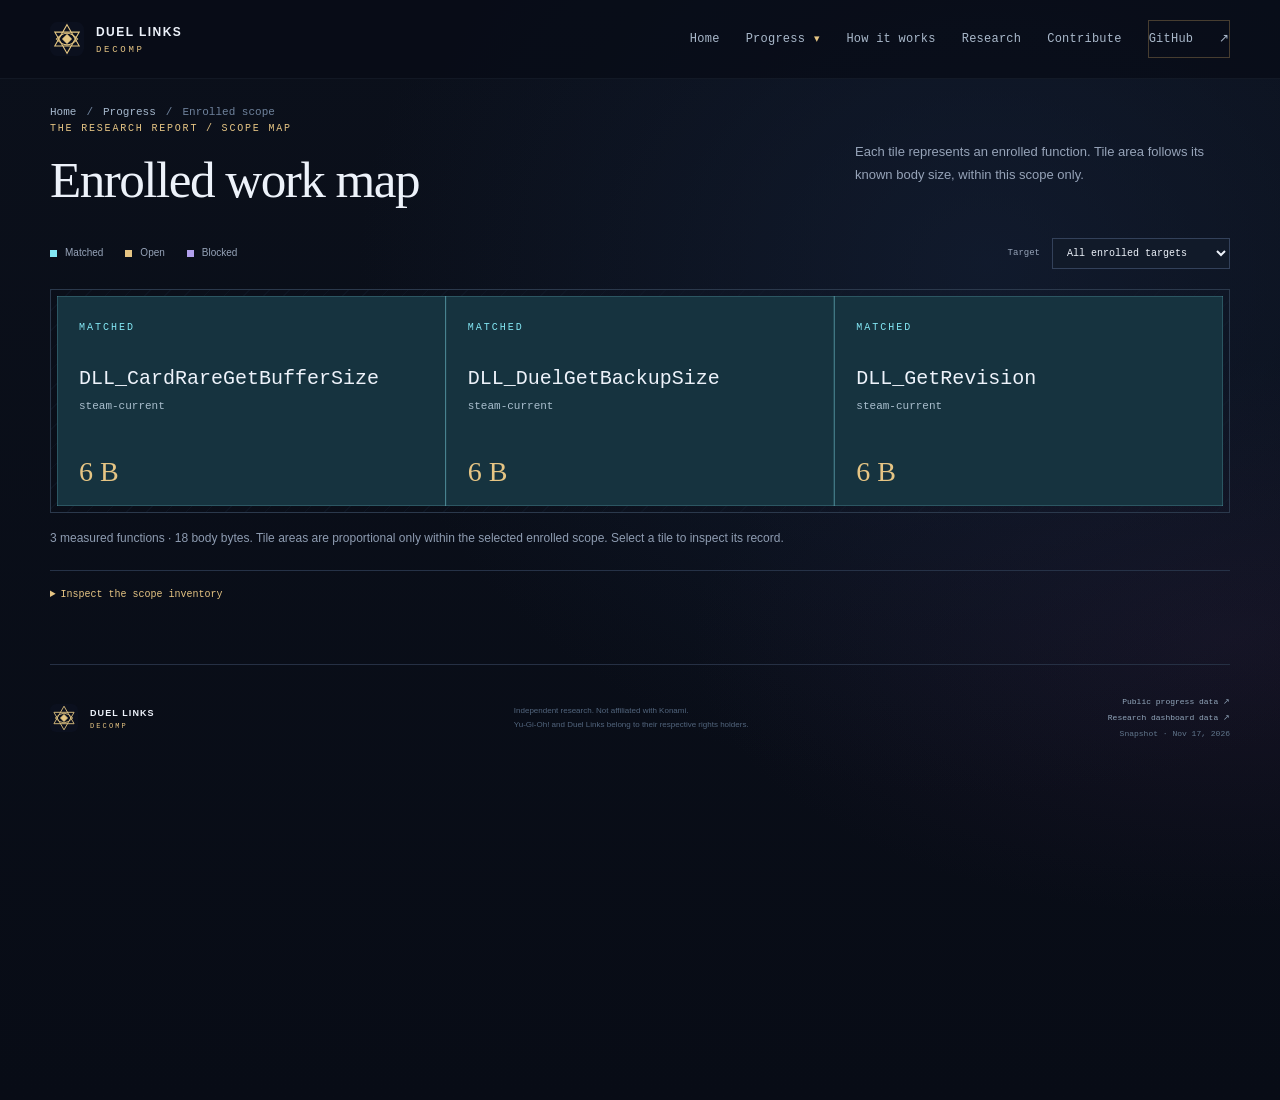
<file: site/progress/scope/index.html>
<!doctype html>
<html lang="en" data-root="../../" data-page="scope">
<head>
  <meta charset="utf-8">
  <meta name="viewport" content="width=device-width, initial-scale=1">
  <meta name="theme-color" content="#080c16">
  <meta name="description" content="The measured enrolled function inventory, distinct from the unknown size of the complete native engine.">
  <title>Enrolled scope · Duel Links Native Decompilation</title>
  <link rel="icon" href="../../mark.svg?v=9a384636836e" type="image/svg+xml">
  <link rel="stylesheet" href="../../style.css?v=0f9919b5d5d2">
  <script src="../../app.js?v=cb98fdc72734" defer></script>
</head>
<body class="page-scope">
  <a class="skip-link" href="#main">Skip to content</a>
  <header class="site-header">
    <a class="wordmark" href="../../" aria-label="Duel Links Decomp home"><img src="../../mark.svg?v=9a384636836e" alt="" width="34" height="34"><span>DUEL LINKS <b>DECOMP</b></span></a>
    <nav class="main-nav" aria-label="Main navigation"><a href="../../">Home</a><details class="nav-dropdown"><summary class="is-active">Progress <span aria-hidden="true">▾</span></summary><div class="nav-dropdown-menu"><a href="../../progress/">Overview</a><a href="../../progress/matches/">Match ledger</a><a href="../../progress/history/">History</a><a href="../../progress/scope/" aria-current="page">Enrolled scope</a><a href="../../progress/contributors/">Leaderboard</a></div></details><a href="../../how/">How it works</a><a href="../../research/">Research</a><a href="../../join/">Contribute</a><a class="nav-github repo-link" href="https://github.com/ElderLich/Duel-Links-Decomp">GitHub <span aria-hidden="true">↗</span></a></nav>
  </header>
  <main id="main" class="page-main">
    <nav class="breadcrumbs section-shell" aria-label="Breadcrumb"><a href="../../">Home</a><span aria-hidden="true">/</span><a href="../../progress/">Progress</a><span aria-hidden="true">/</span><span aria-current="page">Enrolled scope</span></nav>
    <section id="scope" class="section-shell content-section report-section scope-section" aria-labelledby="scope-title">
      <div class="section-heading"><div><span class="eyebrow">The research report / Scope map</span><h1 id="scope-title">Enrolled work map</h1></div><p>Each tile represents an enrolled function. Tile area follows its known body size, within this scope only.</p></div>
      <div class="scope-toolbar"><div class="scope-legend"><span><i class="legend-matched"></i> Matched</span><span><i class="legend-open"></i> Open</span><span><i class="legend-blocked"></i> Blocked</span></div><label class="scope-filter">Target <select id="scope-target"><option value="all">All enrolled targets</option><option value="cn-arm64-10.10.1032">CN / 10.10.1032</option><option value="steam-current">Steam / current</option><option value="steam-previous">Steam / previous</option></select></label></div>
      <div id="scope-map" class="scope-map" role="group" aria-label="Enrolled functions by body size"><svg class="scope-svg" viewBox="0 0 1000 210" role="img" aria-label="3 enrolled functions, 18 measured body bytes. Exact values follow in the scope table."><g class="scope-rect matched"><rect class="scope-cell" x="0" y="0" width="333.3333333333333" height="210"/><title>DLL_CardRareGetBufferSize · 6 B · Matched</title><text class="scope-svg-state" x="22" y="34">MATCHED</text><text class="scope-svg-name" x="22" y="88">DLL_CardRareGetBufferSize</text><text class="scope-svg-target" x="22" y="113">steam-current</text><text class="scope-svg-size" x="22" y="185">6 B</text></g><g class="scope-rect matched"><rect class="scope-cell" x="333.3333333333333" y="0" width="333.3333333333333" height="210"/><title>DLL_DuelGetBackupSize · 6 B · Matched</title><text class="scope-svg-state" x="355.3333333333333" y="34">MATCHED</text><text class="scope-svg-name" x="355.3333333333333" y="88">DLL_DuelGetBackupSize</text><text class="scope-svg-target" x="355.3333333333333" y="113">steam-current</text><text class="scope-svg-size" x="355.3333333333333" y="185">6 B</text></g><g class="scope-rect matched"><rect class="scope-cell" x="666.6666666666666" y="0" width="333.3333333333333" height="210"/><title>DLL_GetRevision · 6 B · Matched</title><text class="scope-svg-state" x="688.6666666666666" y="34">MATCHED</text><text class="scope-svg-name" x="688.6666666666666" y="88">DLL_GetRevision</text><text class="scope-svg-target" x="688.6666666666666" y="113">steam-current</text><text class="scope-svg-size" x="688.6666666666666" y="185">6 B</text></g></svg></div>
      <p id="scope-map-note" class="chart-note">3 measured functions · 18 enrolled body bytes. Areas represent the enrolled scope only; the complete engine remains unmeasured.</p><details class="data-disclosure scope-data"><summary>Inspect the scope inventory</summary><div id="scope-table" class="table-scroll"><table class="report-table"><caption>Enrolled function boundaries; this is not a complete engine inventory.</caption><thead><tr><th scope="col">Function</th><th scope="col">Target</th><th scope="col">Body bytes</th><th scope="col">State</th><th scope="col">Source</th></tr></thead><tbody><tr data-scope-id="steam-current:DLL_CardRareGetBufferSize"><td>DLL_CardRareGetBufferSize</td><td>steam-current</td><td class="number">6</td><td>Matched</td><td>Source/buffer_sizes.cpp</td></tr><tr data-scope-id="steam-current:DLL_DuelGetBackupSize"><td>DLL_DuelGetBackupSize</td><td>steam-current</td><td class="number">6</td><td>Matched</td><td>Source/buffer_sizes.cpp</td></tr><tr data-scope-id="steam-current:DLL_GetRevision"><td>DLL_GetRevision</td><td>steam-current</td><td class="number">6</td><td>Matched</td><td>Source/revision.cpp</td></tr></tbody></table></div></details>
    </section>


    <noscript><p class="section-shell static-data-note">This page includes the published snapshot. Enable JavaScript for filters and interactive charts, or inspect the <a href="../../progress.json">match data</a> and <a href="../../dashboard.json">dashboard data</a>.</p></noscript>
  </main>
  <footer class="site-footer section-shell">
    <a class="wordmark" href="../../"><img src="../../mark.svg?v=9a384636836e" alt="" width="28" height="28"><span>DUEL LINKS <b>DECOMP</b></span></a>
    <p>Independent research. Not affiliated with Konami.<br>Yu-Gi-Oh! and Duel Links belong to their respective rights holders.</p>
    <div><a href="../../progress.json">Public progress data ↗</a><a href="../../dashboard.json">Research dashboard data ↗</a><span id="updated-at">Snapshot · 2026-11-17</span></div>
  </footer>
  <script type="application/json" id="initial-progress">{"schema_version":1,"updated":"2026-11-17","project":{"name":"Duel Links Native Decompilation","repo_url":"https://github.com/ElderLich/Duel-Links-Decomp","branch":"main"},"summary":{"verified_functions":3,"matched_body_bytes":18,"engine_total_functions":null,"engine_total_bytes":null,"completion_percent":null,"ignored_receipts":0,"negative_control":"passed"},"targets":[{"id":"cn-arm64-10.10.1032","label":"CN / 10.10.1032","platform":"cn","format":"elf","architecture":"arm64","sha256":"b3a348dbf1e2be1bbbd243bbf1dcf4287abf611688c831e86a5bbf75ca501621","image_bytes":23213296,"toolchain_note":"Android ARM64. Exact compiler and link recipe unresolved."},{"id":"steam-current","label":"Steam / current","platform":"steam","format":"pe","architecture":"amd64","sha256":"66193d0d12f5fb5ef2fb9f5df1dfd6defae1432c9336ce6880e44190f7eb1ca7","image_bytes":22406656,"toolchain_note":"MSVC 14.44 bootstrap; original compiler flags unresolved."},{"id":"steam-previous","label":"Steam / previous","platform":"steam","format":"pe","architecture":"amd64","sha256":"c42d35d34ceb543b159c9b8c3d4e9a55243a5898d75a09efc0bf7d73b3cb5b26","image_bytes":22266880,"toolchain_note":"Historical target. Addresses and matches are version-specific."}],"units":[{"name":"DLL_GetRevision","target":"steam-current","status":"matched","body_bytes":6,"boundary":"leaf-return-u32","original_rva":"0x2060","body_sha256":"e0eb3a7561c4076d7bec30953d095dcf3fa0b2a68f8eb60961258e95e548a201","target_sha256":"66193d0d12f5fb5ef2fb9f5df1dfd6defae1432c9336ce6880e44190f7eb1ca7","source":{"path":"Source/revision.cpp","sha256":"0a36a897b0fa03c80577fc7685ca4a226dff5363f795685b96e373e6fc8e8950"},"inputs":[{"path":"Source/revision.cpp","sha256":"0a36a897b0fa03c80577fc7685ca4a226dff5363f795685b96e373e6fc8e8950"},{"path":"include/duel_exports.h","sha256":"ec6172718f5569a27dbdd46cb61d72a489c7daa68bc89ccfb8da0cd62c664ab3"}],"receipt_sha256":"9dcdfebe9b8fbc0cc2f55f67aba24c433dc52e2d196e4dd19d648969bb1f3cef","gate_sha256":"2daec81ec669c02123e5a09011f48bb1351345a50e2387cee5275de76439275a","recipe_sha256":"7c3962977d990e9633d2cfffa2eb2287b6743cf1cc2c18de0e90b8c4f01996c4"},{"name":"DLL_DuelGetBackupSize","target":"steam-current","status":"matched","body_bytes":6,"boundary":"leaf-return-u32","original_rva":"0x4f70","body_sha256":"ef7aec72c36cec2dad9ae2e678899b0a16697372c40e57bb0f0f9df7b24b8901","target_sha256":"66193d0d12f5fb5ef2fb9f5df1dfd6defae1432c9336ce6880e44190f7eb1ca7","source":{"path":"Source/buffer_sizes.cpp","sha256":"8394aff91a029caefa3658dd9883d69188bfe493c668c4765463274e7919e8e5"},"inputs":[{"path":"Source/buffer_sizes.cpp","sha256":"8394aff91a029caefa3658dd9883d69188bfe493c668c4765463274e7919e8e5"}],"receipt_sha256":"a68559d12948f4e331001a402c872b1a6b50031d18591ee011b7069865c277c0","gate_sha256":"2daec81ec669c02123e5a09011f48bb1351345a50e2387cee5275de76439275a","recipe_sha256":"75459f98c0d282b043c64cbb86a2e7897e17dc5cf6fe59fb8a7b333455b6adce"},{"name":"DLL_CardRareGetBufferSize","target":"steam-current","status":"matched","body_bytes":6,"boundary":"leaf-return-u32","original_rva":"0x5d90","body_sha256":"157950e51457f98e1c693180599aae14a966188c3e845be18366a7e62777935f","target_sha256":"66193d0d12f5fb5ef2fb9f5df1dfd6defae1432c9336ce6880e44190f7eb1ca7","source":{"path":"Source/buffer_sizes.cpp","sha256":"8394aff91a029caefa3658dd9883d69188bfe493c668c4765463274e7919e8e5"},"inputs":[{"path":"Source/buffer_sizes.cpp","sha256":"8394aff91a029caefa3658dd9883d69188bfe493c668c4765463274e7919e8e5"}],"receipt_sha256":"a68559d12948f4e331001a402c872b1a6b50031d18591ee011b7069865c277c0","gate_sha256":"2daec81ec669c02123e5a09011f48bb1351345a50e2387cee5275de76439275a","recipe_sha256":"75459f98c0d282b043c64cbb86a2e7897e17dc5cf6fe59fb8a7b333455b6adce"}],"references":{"host_bindings":3980,"verified_export_contracts":154,"shared_exports":234,"active_wasm_imports":301,"newly_recovered_card_references":20,"bridge_receipt_sha256":"230e4c2730bc2598dc8ea1ea5d38266f4057228b359fbe5c4206bde585f81c0e","contracts_receipt_sha256":"c2da7dea25a1564812057a3761bb196a84823f6af1d6137a134728c655075b58","card_reference_receipt_sha256":"b1677eb1185b1e3e777ed3d7f8aba3df473c5ffb23ad85bc63174850472f16c0"}}</script>
  <script type="application/json" id="initial-dashboard">{"schema_version":1,"project":{"name":"Duel Links Native Decompilation","repo_url":"https://github.com/ElderLich/Duel-Links-Decomp","branch":"main"},"integration":{"id":"20261117T190401Z-2c70e5a21cfa47fab440e8132eaded8f","completed_at":"2026-11-17T19:04:03.116307Z","status":"passed","verification":"local-native-full-enrolled-scope","ci_verification":"consistency-only-no-native-binaries","snapshot_sha256":"4752a4cead1403b04877269c0afc7bd409d7cdeeafbed59c659a5651c473683b"},"scope":{"inventory_complete":false,"enrolled_units":3,"enrolled_body_bytes":18,"integrated_units":3,"integrated_body_bytes":18,"pending_units":0,"pending_body_bytes":0,"engine_total_units":null,"engine_total_body_bytes":null,"engine_completion_percent":null},"targets":[{"id":"cn-arm64-10.10.1032","label":"CN / 10.10.1032","platform":"cn","sha256":"b3a348dbf1e2be1bbbd243bbf1dcf4287abf611688c831e86a5bbf75ca501621","enrolled_units":0,"enrolled_body_bytes":0,"integrated_units":0,"integrated_body_bytes":0,"pending_units":0,"pending_body_bytes":0},{"id":"steam-current","label":"Steam / current","platform":"steam","sha256":"66193d0d12f5fb5ef2fb9f5df1dfd6defae1432c9336ce6880e44190f7eb1ca7","enrolled_units":3,"enrolled_body_bytes":18,"integrated_units":3,"integrated_body_bytes":18,"pending_units":0,"pending_body_bytes":0},{"id":"steam-previous","label":"Steam / previous","platform":"steam","sha256":"c42d35d34ceb543b159c9b8c3d4e9a55243a5898d75a09efc0bf7d73b3cb5b26","enrolled_units":0,"enrolled_body_bytes":0,"integrated_units":0,"integrated_body_bytes":0,"pending_units":0,"pending_body_bytes":0}],"units":[{"id":"steam-current:DLL_CardRareGetBufferSize","name":"DLL_CardRareGetBufferSize","target":"steam-current","source":"Source/buffer_sizes.cpp","original_rva":"0x5d90","body_bytes":6,"status":"integrated","first_accepted_date":"2026-11-17","contributor":null,"model":null},{"id":"steam-current:DLL_DuelGetBackupSize","name":"DLL_DuelGetBackupSize","target":"steam-current","source":"Source/buffer_sizes.cpp","original_rva":"0x4f70","body_bytes":6,"status":"integrated","first_accepted_date":"2026-11-17","contributor":null,"model":null},{"id":"steam-current:DLL_GetRevision","name":"DLL_GetRevision","target":"steam-current","source":"Source/revision.cpp","original_rva":"0x2060","body_bytes":6,"status":"integrated","first_accepted_date":"2026-11-17","contributor":null,"model":null}],"daily_trend":[{"date":"2026-11-17","accepted_units":3,"accepted_body_bytes":18,"cumulative_units":3,"cumulative_body_bytes":18}],"size_map":[{"id":"steam-current:DLL_CardRareGetBufferSize","name":"DLL_CardRareGetBufferSize","target":"steam-current","source":"Source/buffer_sizes.cpp","body_bytes":6,"status":"integrated"},{"id":"steam-current:DLL_DuelGetBackupSize","name":"DLL_DuelGetBackupSize","target":"steam-current","source":"Source/buffer_sizes.cpp","body_bytes":6,"status":"integrated"},{"id":"steam-current:DLL_GetRevision","name":"DLL_GetRevision","target":"steam-current","source":"Source/revision.cpp","body_bytes":6,"status":"integrated"}],"contributors":[{"id":"unknown","label":"Unknown / unrecorded","units":3,"body_bytes":18}],"models":[{"id":"unknown","label":"Unknown / unrecorded","units":3,"body_bytes":18}],"milestones":[{"id":"full-enrolled-integration","date":"2026-11-17","label":"All enrolled units rebuilt and matched","units":3,"body_bytes":18}],"limitations":["Full enrolled-scope success is not whole-engine completion; the native inventory denominator is unknown.","CI validates committed source, recipe, toolchain pins and ledger consistency. It cannot independently match private native binaries.","First recorded dates retain their evidence basis: the initial pilot uses its historical publication day; later units use a fresh verified local enrollment timestamp. Rebuilds do not add progress again.","Contributor and model attribution are unknown where no historical evidence was recorded. Token, cost and visitor data are not collected."]}</script>
</body>
</html>
</file>
<file: site/style.css>
@charset "UTF-8";
/* Research report: all figures come from the public integration ledger. */
.telemetry-note{display:flex;justify-content:space-between;gap:35px;align-items:center;border-top:1px solid #27354a;margin-top:25px;padding-top:22px}.telemetry-note p{font-size:10px;line-height:1.7;margin-top:8px}.telemetry-note dl{display:flex;gap:55px;margin:0}.telemetry-note dt{font:9px var(--mono);color:var(--muted);margin-bottom:8px}.telemetry-note dd{margin:0;font-size:11px;color:#b2a0ed}.telemetry-note .eyebrow{font-size:8px}@media(max-width:800px){.telemetry-note dl{gap:28px}}@media(max-width:600px){.telemetry-note{display:block;padding-top:20px}.telemetry-note p br{display:none}.telemetry-note dl{justify-content:space-between;gap:15px;margin-top:20px}.telemetry-note dd{font-size:10px}.telemetry-note dt{font-size:8px}}
.scope-map .scope-svg{width:100%;height:210px}.scope-cell{fill:#16333f;stroke:#76cad677;stroke-width:1;vector-effect:non-scaling-stroke}.scope-rect.open .scope-cell{fill:#3b3322;stroke:#c7ab6a99}.scope-rect.blocked .scope-cell{fill:#2e2540;stroke:#b19bd499}.scope-rect{cursor:pointer;outline:none}.scope-rect:hover .scope-cell,.scope-rect[aria-pressed="true"] .scope-cell,.scope-rect:focus-visible .scope-cell{stroke:#e6c584;stroke-width:3}.scope-svg-state{fill:#83e7f4;font:10px Consolas,monospace;letter-spacing:2px}.scope-svg-name{fill:#edf2fa;font:20px Consolas,monospace}.scope-svg-target{fill:#aabfce;font:11px Consolas,monospace}.scope-svg-size{fill:#e6c584;font:28px Georgia,serif}.scope-rect.open .scope-svg-state{fill:#e6c584}.scope-rect.blocked .scope-svg-state{fill:#b2a0ed}@media(max-width:600px){.scope-map .scope-svg{height:190px}.scope-svg-name{font-size:17px}.scope-svg-target{font-size:10px}.scope-svg-state{font-size:10px;letter-spacing:1px}.scope-svg-size{font-size:27px}}
.report-nav{display:flex;gap:25px;overflow-x:auto;scrollbar-width:thin;border-block:1px solid #273348;margin-top:25px;padding:18px 0;white-space:nowrap}.report-nav a{font:10px var(--mono);color:var(--muted);padding:4px 0}.report-nav a:hover{color:var(--gold)}.report-nav a span{font-size:8px;color:#5f7188;margin-right:5px}.report-grid{display:grid;grid-template-columns:1.3fr 1fr;gap:20px}.report-panel{min-width:0;position:relative;background:linear-gradient(145deg,#111b2b90,#0c1320b0);border:1px solid #263247;padding:28px}.report-panel:before{content:"";position:absolute;left:-1px;top:-1px;width:20px;height:20px;border-left:1px solid #c2a370;border-top:1px solid #c2a370;pointer-events:none}.panel-heading{display:flex;justify-content:space-between;gap:20px;align-items:center;margin-bottom:22px}.report-panel .eyebrow{font-size:8px}.report-panel h3{font:400 23px/1.25 var(--serif);color:var(--text);margin-top:9px}.metric-toggle{display:flex;border:1px solid #2b394c;padding:3px;gap:3px}.metric-toggle button{border:0;background:transparent;color:var(--muted);font-size:10px;padding:7px 10px}.metric-toggle button.active{color:var(--cyan);background:#83e7f412}.trend-chart{height:230px;display:flex;align-items:center;justify-content:center}.trend-chart svg{width:100%;height:100%;overflow:visible}.trend-chart .chart-grid{stroke:#273347;stroke-width:1;stroke-dasharray:3 5}.trend-chart .chart-axis{fill:#8e9ab0;font:10px var(--mono)}.trend-chart .chart-value{fill:var(--cyan);font:12px var(--mono)}.trend-chart .chart-line{stroke:var(--cyan);stroke-width:2;fill:none}.trend-chart .chart-dot{fill:var(--cyan);stroke:#132332;stroke-width:4}.trend-chart .chart-halo{fill:#83e7f416;stroke:#83e7f44f;stroke-width:1}.chart-note{font-size:10px!important;line-height:1.75;color:#8e9cb1;margin-top:15px}.report-placeholder{font-size:12px;color:var(--muted);padding:25px 10px}.data-disclosure{margin-top:22px;border-top:1px solid #263247;padding-top:13px}.data-disclosure summary{cursor:pointer;font:10px var(--mono);color:var(--gold);padding:5px 0}.table-scroll{overflow-x:auto;margin-top:15px}.report-table{width:100%;border-collapse:collapse;text-align:left;font-size:10px;white-space:nowrap}.report-table caption{text-align:left;color:var(--muted);padding-bottom:10px;white-space:normal}.report-table th{font-weight:500;color:var(--gold);padding:10px 13px 10px 0;border-bottom:1px solid #314055}.report-table td{padding:12px 13px 12px 0;border-bottom:1px solid #202d40;color:#bac6d6}.report-table .number{text-align:right;font-family:var(--mono)}.scope-summary>h3{font-size:29px;margin-top:12px}.scope-total{display:flex;align-items:baseline;gap:12px;margin-top:25px}.scope-total strong{color:var(--gold);font:42px/1 var(--serif)}.scope-total span{font-size:11px;color:var(--muted)}.scope-total-small{margin-top:12px}.scope-total-small strong{font-size:24px;color:var(--text)}.scope-total-small span{font-size:10px}.scope-meter-label{display:flex;justify-content:space-between;gap:12px;font-size:10px;margin-top:30px;color:var(--muted)}.scope-meter-label strong{color:var(--cyan);font-family:var(--mono)}.scope-meter{height:5px;background:#263347;margin-top:10px;overflow:hidden}.scope-meter span{display:block;height:100%;width:0;background:linear-gradient(90deg,#436e81,var(--cyan));transition:width .4s}.unknown-engine{display:flex;gap:12px;margin-top:25px;padding-top:20px;border-top:1px solid #2a364a}.unknown-engine>span{font-size:24px;color:var(--purple);line-height:1}.unknown-engine strong{display:block;font-size:10px;font-weight:500;color:var(--purple)}.unknown-engine p{font-size:10px;line-height:1.75;margin-top:5px}.report-status{font:9px/1.8 var(--mono);color:#71849d;margin-top:14px}.report-status.error{color:#efb78b}.scope-section{padding-top:0!important}.scope-toolbar{display:flex;justify-content:space-between;align-items:center;gap:20px;margin-bottom:20px}.scope-legend{display:flex;gap:22px;font-size:10px;color:var(--muted)}.scope-legend span{display:flex;align-items:center;gap:8px}.scope-legend i{display:block;width:7px;height:7px}.legend-matched{background:var(--cyan)}.legend-open{background:var(--gold)}.legend-blocked{background:var(--purple)}.scope-filter{display:flex;align-items:center;gap:12px;font:9px var(--mono);color:var(--muted)}.scope-filter select{border:1px solid #33415a;background:#111a29;color:var(--text);padding:8px 25px 8px 10px;font:10px var(--mono);max-width:230px}.scope-map{display:flex;flex-wrap:wrap;min-height:200px;border:1px solid #2b394c;background:repeating-linear-gradient(135deg,#111b2b77 0px,#111b2b77 1px,transparent 1px,transparent 14px);gap:4px;padding:6px}.scope-tile{position:relative;display:flex;flex-direction:column;justify-content:space-between;gap:25px;flex-basis:0;min-width:130px;min-height:185px;padding:22px;text-align:left;border:1px solid #75c7d35e;background:linear-gradient(145deg,#193d48e8,#112b37ed);color:var(--cyan);overflow-wrap:anywhere}.scope-tile:hover,.scope-tile[aria-pressed="true"]{border-color:var(--cyan);box-shadow:inset 0 0 35px #83e7f412}.scope-tile.open{background:linear-gradient(145deg,#423925e8,#292619ed);border-color:#a9915e80;color:var(--gold)}.scope-tile.blocked{background:linear-gradient(145deg,#322747e8,#221d31ed);border-color:#8c75b980;color:var(--purple)}.scope-tile .tile-state{font:8px var(--mono);text-transform:uppercase;letter-spacing:.17em}.scope-tile .tile-name{font:15px/1.4 var(--mono);color:#ecf5fa}.scope-tile .tile-meta{font:10px var(--mono);opacity:.8;margin-top:6px}.scope-tile .tile-size{position:absolute;bottom:19px;right:22px;font:25px var(--serif)}.scope-tile .tile-size small{font:8px var(--mono);margin-left:5px}.scope-data .highlight-row td{background:#83e7f410;color:var(--cyan)}.contributors-section{padding-top:0!important}.panel-mark{font:30px var(--serif);color:var(--gold);opacity:.5}.attribution-row{padding:18px 0;border-top:1px solid #263247;display:grid;grid-template-columns:1fr auto;gap:12px}.attribution-name{font-size:12px;color:var(--text)}.attribution-name a:hover{color:var(--gold)}.attribution-count{font:11px var(--mono);color:var(--cyan);white-space:nowrap}.attribution-role{font-size:9px;line-height:1.6;margin-top:5px;color:var(--muted)}.attribution-bar{grid-column:1/-1;height:4px;background:#253348}.attribution-bar span{display:block;height:100%;background:#83e7f4a0}.model-panel .attribution-count{color:var(--purple)}.model-panel .attribution-bar span{background:#b2a0edb0}.attribution-empty{padding:22px 0;border-top:1px solid #263247;font-size:12px;color:var(--muted)}.repro-note{display:grid;grid-template-columns:auto 1fr auto;gap:20px;align-items:start;padding:24px 0;border-bottom:1px solid #263247;margin-top:6px}.repro-note>span{font-size:23px;color:var(--gold)}.repro-note p{font-size:11px;line-height:1.8}.repro-note strong{color:var(--text);font-weight:500}.repro-note .text-link{white-space:nowrap;padding-top:5px}.milestone-log{margin-top:38px;border-top:1px solid #2c394e;padding-top:20px}.milestone-event{display:grid;grid-template-columns:110px 1fr auto;gap:20px;padding:17px 0;border-bottom:1px solid #202d40;align-items:baseline}.milestone-event time{font:9px var(--mono);color:var(--cyan)}.milestone-event h4{font:12px var(--sans);font-weight:500;color:var(--text);margin:0}.milestone-event p{font:9px var(--mono);color:var(--muted);white-space:nowrap}.join-section{display:grid;grid-template-columns:1fr 1.15fr;gap:65px;padding-block:65px 90px;border-top:1px solid #2b374b}.join-copy h2{margin:14px 0 20px}.join-copy>p{font-size:12px;line-height:1.9;max-width:390px}.join-steps{list-style:none;padding:0;margin:27px 0}.join-steps li{display:flex;gap:18px;margin:19px 0}.join-steps li>span{font:10px var(--mono);color:var(--gold);padding-top:3px}.join-steps strong{font-size:11px;font-weight:500}.join-steps p{font-size:10px;line-height:1.8;margin-top:3px}.join-terminal{align-self:start;border:1px solid #43516a;background:linear-gradient(140deg,#111c2b,#0c111e);box-shadow:0 15px 70px #0003}.terminal-top{display:flex;justify-content:space-between;align-items:center;padding:14px 18px;border-bottom:1px solid #2c384c;font:8px var(--mono);letter-spacing:.13em;color:#8e9bb0}.terminal-top>span:first-child{display:flex;gap:6px}.terminal-top i{width:5px;height:5px;border:1px solid #7e8da2;border-radius:50%}.terminal-top i:first-child{background:var(--gold);border-color:var(--gold)}.agent-prompt{padding:27px 25px 22px}.agent-prompt textarea{display:block;resize:none;width:100%;padding:15px 0 18px;border:0;background:transparent;color:var(--gold);font:17px/1.65 var(--mono);overflow-wrap:anywhere}.agent-prompt textarea:focus-visible{outline-offset:4px}.copy-status{min-height:19px;font:9px/1.6 var(--mono);color:var(--muted);margin-top:12px}.join-cli{border-top:1px solid #2b374b;padding:21px 25px 24px}.join-cli pre{overflow-x:auto;margin:15px 0;scrollbar-width:thin}.join-cli code{font:10px/1.9 var(--mono);color:var(--cyan)}.join-cli p{font-size:10px;line-height:1.8}.join-section+.closing-section{padding-top:10px}.proof-note{font-size:10px;line-height:1.7;margin-top:10px}
@media(max-width:1050px){.report-grid{grid-template-columns:1.1fr 1fr}.report-panel{padding:23px}.report-nav{gap:20px}.join-section{gap:35px}.agent-prompt textarea{font-size:14px}.repro-note{grid-template-columns:auto 1fr}.repro-note .text-link{grid-column:2}.metric-toggle button{padding:7px;font-size:9px}.panel-heading{gap:10px}.report-panel h3{font-size:21px}.scope-total{gap:8px}.scope-total span{font-size:10px}}
@media(max-width:800px){.report-grid{grid-template-columns:1fr}.scope-summary{display:grid;grid-template-columns:1fr 1fr;column-gap:25px}.scope-summary>.eyebrow,.scope-summary>h3,.scope-meter-label,.scope-meter,.scope-summary>.chart-note,.unknown-engine{grid-column:1/-1}.scope-total-small{margin-top:25px;align-self:end}.scope-total-small strong{font-size:42px}.scope-summary>h3 br{display:none}.report-panel{padding:26px}.trend-chart{height:250px}.join-section{grid-template-columns:1fr;gap:30px}.join-copy>p{max-width:550px}.join-steps{display:grid;grid-template-columns:repeat(3,1fr);gap:20px;margin-bottom:20px}.join-steps li{gap:10px;margin:0}.join-steps p{font-size:9px}.agent-prompt textarea{font-size:18px;max-height:145px}.join-cli code{font-size:11px}.contributors-section .report-grid{grid-template-columns:1fr 1fr}.contributors-section .report-panel{padding:22px}.report-nav{gap:22px}.scope-toolbar{align-items:flex-start}.scope-filter{gap:7px}.scope-legend{gap:13px}.milestone-event{grid-template-columns:90px 1fr;gap:15px}.milestone-event p{grid-column:2;margin-top:-7px}}
@media(max-width:600px){.report-nav{margin-top:20px;gap:24px;padding-block:16px}.report-nav a{font-size:10px}.report-panel{padding:21px 18px}.report-panel h3{font-size:21px}.scope-summary{display:block}.scope-summary>h3{font-size:27px}.scope-total-small{margin-top:15px}.scope-total-small strong{font-size:25px}.scope-total span{font-size:10px}.scope-meter-label{font-size:9px}.trend-chart{height:220px}.trend-chart .chart-axis{font-size:11px}.panel-heading{gap:10px}.metric-toggle button{font-size:9px;padding:6px 7px}.report-status{font-size:8px}.scope-toolbar{flex-direction:column;gap:17px}.scope-filter{width:100%;justify-content:space-between}.scope-filter select{max-width:240px}.scope-tile{min-width:110px;padding:18px;min-height:180px}.scope-tile .tile-name{font-size:13px}.scope-tile .tile-meta{font-size:8px;max-width:160px}.scope-tile .tile-size{font-size:23px;right:18px}.scope-map{min-height:190px}.contributors-section .report-grid{grid-template-columns:1fr}.attribution-name{font-size:12px}.attribution-count{font-size:10px}.repro-note{gap:13px;padding:20px 0}.repro-note p{font-size:10px}.repro-note .text-link{font-size:10px}.milestone-event{grid-template-columns:1fr;gap:8px}.milestone-event h4{font-size:11px}.milestone-event p{grid-column:auto;margin-top:0;font-size:8px}.join-section{padding-block:50px;gap:30px}.join-steps{grid-template-columns:1fr;gap:17px}.join-steps li{gap:17px}.join-steps p{font-size:10px}.agent-prompt{padding:23px 19px 19px}.agent-prompt textarea{font-size:15px;max-height:none;line-height:1.7}.join-cli{padding:20px 19px}.join-cli code{font-size:9px}.terminal-top{font-size:7px;padding:13px 17px}.scope-map-note,.chart-note{font-size:9px!important}.join-copy>p{font-size:11px}.report-table{font-size:9px}}
:root{color-scheme:dark;--bg:#080c16;--panel:#0e1523;--line:#243043;--muted:#96a3b8;--text:#edf2fa;--gold:#e6c584;--gold-deep:#917346;--cyan:#83e7f4;--purple:#b2a0ed;--mono:Consolas,"SFMono-Regular",monospace;--sans:Inter,"Segoe UI",Arial,sans-serif;--serif:Georgia,"Times New Roman",serif}
*{box-sizing:border-box}html{scroll-behavior:smooth;scroll-padding-top:95px}body{margin:0;background:var(--bg);color:var(--text);font:16px/1.6 var(--sans);-webkit-font-smoothing:antialiased}body:before{content:"";position:absolute;inset:0 0 auto;height:1100px;z-index:-1;background:radial-gradient(ellipse at 77% 24%,#17253f80,transparent 45%),radial-gradient(ellipse at 96% 58%,#36214344,transparent 31%),linear-gradient(#0b101b,#080c16)}a{color:inherit;text-decoration:none}button,input{font:inherit}button{cursor:pointer}button,a,input,summary{touch-action:manipulation}button:focus-visible,a:focus-visible,input:focus-visible,summary:focus-visible{outline:2px solid var(--cyan);outline-offset:5px}button{color:inherit}img,svg{display:block;max-width:100%}h1,h2,h3,p{margin:0}h2{font:500 clamp(2.1rem,4vw,3.2rem)/1.12 var(--serif);letter-spacing:-.035em}h2 em{color:var(--gold);font-weight:400}p{color:var(--muted)}.section-shell{width:min(1180px,calc(100% - 100px));margin-inline:auto}.eyebrow{font:10px/1.6 var(--mono);letter-spacing:.18em;text-transform:uppercase;color:var(--gold)}.site-header{height:88px;display:flex;align-items:center;justify-content:space-between;padding:0 max(50px,calc((100vw - 1320px)/2));border-bottom:1px solid #8596ae16;background:#080c16bc;gap:32px}.wordmark{display:flex;align-items:center;gap:12px;white-space:nowrap;font-size:12px;letter-spacing:.12em;font-weight:700}.wordmark b{display:block;color:var(--gold);font:9px var(--mono);letter-spacing:.3em;margin-top:2px}.site-header nav{display:flex;align-items:center;gap:32px;font-size:11px;color:#b6bfce}.site-header nav a:hover{color:var(--gold)}.site-header .nav-github{border:1px solid #8e754b77;padding:10px 17px;color:var(--gold)}.nav-github span{margin-left:18px}.hero{min-height:720px;padding:100px 0 78px;display:grid;grid-template-columns:1.14fr 1fr;align-items:center;gap:55px}.hero .eyebrow{display:flex;gap:11px;align-items:center;margin-bottom:22px;color:#a8b7c8;letter-spacing:.13em;font-size:9px}.status-light{display:inline-block;width:5px;height:5px;background:var(--cyan);border-radius:50%;box-shadow:0 0 12px #83e7f4a0;flex-shrink:0}h1{font-family:Impact,"Arial Narrow",var(--sans);font-size:clamp(3.8rem,6.9vw,6rem);letter-spacing:.01em;line-height:.98;font-weight:500}h1>span{display:block;font:500 clamp(2.7rem,4.7vw,4.2rem)/1.01 var(--serif);letter-spacing:-.045em;color:var(--gold);margin-top:10px}.title-period{color:var(--cyan)}.hero-intro{font-size:18px;line-height:1.5;margin-top:28px;color:var(--text)}.hero-intro strong{font-weight:400;color:#b4bfce}.hero-description{max-width:405px;font-size:13px;line-height:1.85;margin-top:15px;color:#8f9bb0}.hero-actions{display:flex;align-items:center;gap:26px;margin-top:30px}.button{display:inline-flex;justify-content:center;align-items:center;gap:28px;font-size:11px;font-weight:650;min-height:44px;padding:11px 21px;transition:background .2s,transform .2s}.button-gold{background:var(--gold);color:#141720;border:1px solid var(--gold)}.button-gold:hover{background:#f1dbaa;transform:translateY(-2px)}.button span{font-size:16px}.text-link{color:var(--gold);font-size:11px;display:inline-flex;gap:13px;align-items:center}.text-link:hover{text-decoration:underline;text-underline-offset:5px}.hero-footnote{display:flex;gap:10px;align-items:center;margin-top:24px;font:9px/1.8 var(--mono);color:#66788d}.tiny-cross{font-size:12px;color:var(--gold)}.hero-art{position:relative;height:515px;display:flex;justify-content:center;align-items:center;perspective:1100px}.hero-art:before{content:"";position:absolute;inset:-30px;background-image:linear-gradient(#7694b00d 1px,transparent 1px),linear-gradient(90deg,#7694b00d 1px,transparent 1px);background-size:35px 35px;mask-image:radial-gradient(ellipse,#000 15%,transparent 70%)}.hero-art:after{content:"";position:absolute;inset:auto 0 10px;height:70px;border:1px solid #80d0e322;transform:rotateX(65deg) rotateZ(-12deg);box-shadow:0 0 60px #586ed829}.orbit{position:absolute;width:455px;height:455px;border:1px solid #bfb07e16;border-radius:50%;transform:rotate(-25deg);pointer-events:none}.orbit:before,.orbit:after{content:"";position:absolute;background:var(--gold);width:4px;height:4px;left:50%;top:0;box-shadow:0 0 12px var(--gold)}.orbit:after{top:auto;bottom:0;background:var(--cyan)}.orbit-two{width:395px;height:395px;border-style:dashed;border-color:#83e7f419;transform:rotate(20deg)}.coordinate{position:absolute;font:7px var(--mono);letter-spacing:.22em;color:#66818f}.coordinate-a{top:12px;left:2px}.coordinate-b{bottom:23px;right:-8px;writing-mode:vertical-rl}.duel-card{position:relative;width:285px;height:422px;transform:rotateY(-10deg) rotateZ(9deg);padding:15px;border:1px solid #d0b16e90;border-radius:9px;background:linear-gradient(145deg,#49422d 0%,#1c2538 11%,#1b2032 60%,#3a2a45 100%);box-shadow:0 0 0 5px #101624,0 0 0 6px #d3b57840,20px 30px 60px #02040ab0,inset 0 0 30px #a5a4fd0a;transition:transform .6s}.hero-art:hover .duel-card{transform:rotateY(-3deg) rotateZ(5deg)}.duel-card:after{content:"";pointer-events:none;position:absolute;inset:0;background:linear-gradient(120deg,transparent 33%,#81f0fc0b 46%,#c3a7f20e 52%,transparent 65%);border-radius:inherit}.card-top{display:flex;justify-content:space-between;font:7px var(--mono);letter-spacing:.2em;color:var(--gold)}.card-diamond{font-size:11px;line-height:1}.card-title{font:16px var(--serif);color:#efe6d4;letter-spacing:-.03em;border-bottom:1px solid #ab945549;padding:10px 0}.card-stars{font-size:10px;letter-spacing:.12em;text-align:right;color:#e4c782;margin:5px 0 9px}.card-illustration{height:215px;position:relative;overflow:hidden;background:radial-gradient(circle at 50% 50%,#508fa43b 0%,#1e294a80 45%,#07131f 80%);border:1px solid #6d96a175;box-shadow:inset 0 0 30px #061322}.card-illustration:before{content:"";position:absolute;inset:0;background:repeating-linear-gradient(0deg,transparent,transparent 3px,#b2e4f004 4px);z-index:1}.card-illustration svg{width:100%;height:100%;filter:drop-shadow(0 0 7px #82dcff45)}.scan-line{position:absolute;top:15%;left:0;right:0;height:1px;background:#8cd5fa6b;box-shadow:0 0 18px #8cd5fa;animation:scan 8s ease-in-out infinite}.card-type{margin:13px 0 6px;font:7px var(--mono);letter-spacing:.04em;color:#c2c5d5}.card-description{font-size:8px;color:#90a2b5;line-height:1.5}.card-bottom{display:flex;justify-content:space-between;align-items:center;border-top:1px solid #ac90603b;margin-top:11px;padding-top:9px;font:6px var(--mono);letter-spacing:.1em;color:#b5a17a}.card-bottom strong{font-size:20px;color:#e0cc9e;line-height:1}.card-bottom small{font-size:6px;font-weight:400}.art-label{position:absolute;bottom:4px;left:20px;right:28px;background:#0d1723e8;border:1px solid #314450;display:flex;align-items:center;gap:10px;padding:13px 15px;font:8px var(--mono);letter-spacing:.13em;box-shadow:0 8px 30px #02050880}.art-label b{margin-left:auto;color:var(--gold);font-size:16px;font-weight:400}.stat-strip{display:grid;grid-template-columns:1fr 1fr 1fr 1.5fr;border-top:1px solid #9c895744;border-bottom:1px solid #9c895744;padding:28px 0}.stat-strip>div{padding:0 30px;border-right:1px solid #293545;display:flex;flex-direction:column;justify-content:center}.stat-strip>div:first-child{padding-left:0}.stat-strip>div:last-child{border:0;padding-right:0}.stat-number{font:38px/1.1 var(--serif);color:var(--gold);margin-bottom:7px}.stat-strip>div>span:not(.stat-number):not(.eyebrow){font-size:11px;color:#d5ddea}.stat-strip small{font-size:9px;color:#6f8098;margin-top:6px;line-height:1.5}.stat-note p{font-size:12px;color:#bac5d6;line-height:1.7;margin-top:6px;max-width:240px}.stat-note .eyebrow{font-size:8px}.load-status{text-align:right;min-height:30px;font:8px/1.7 var(--mono);letter-spacing:.02em;color:#64738b;padding-top:9px}.load-error{color:#e5ac95}.content-section{padding:90px 0}.section-heading{display:flex;justify-content:space-between;gap:40px;align-items:flex-end;margin-bottom:38px}.section-heading .eyebrow{display:block;margin-bottom:16px}.section-heading>p{font-size:12px;max-width:300px;line-height:1.9}.method-grid{display:grid;grid-template-columns:repeat(3,1fr);border:1px solid var(--line)}.method-step{appearance:none;text-align:left;position:relative;padding:30px 27px 27px;background:transparent;border:0;border-right:1px solid var(--line);display:flex;flex-direction:column;transition:background .25s}.method-step:last-child{border-right:0}.method-step:after{content:"";position:absolute;bottom:0;left:0;right:0;height:2px;background:transparent}.method-step.active{background:linear-gradient(130deg,#21233360,#17283750)}.method-step.active:after{background:var(--gold)}.method-step:hover{background:#152030}.step-index{position:absolute;right:22px;top:22px;font:10px var(--mono);color:#52617a}.step-icon{font-size:26px;color:var(--gold);margin-bottom:19px;line-height:1}.method-step strong{font-size:14px;font-weight:500;margin-bottom:9px}.method-step>span:last-child{font-size:11px;color:var(--muted)}.method-detail{background:#0b111e;border:1px solid var(--line);border-top:0;padding:23px 27px;display:grid;grid-template-columns:150px 1fr;gap:7px 20px;min-height:110px}.terminal-label{grid-row:span 2;color:#698093;font:8px/1.6 var(--mono);letter-spacing:.15em;padding-top:3px}.method-detail p{font-size:11px;line-height:1.7;color:#adb9c9;max-width:760px}.method-detail code{font:10px/1.6 var(--mono);color:var(--cyan)}.ledger-section{padding-top:35px}.ledger-toolbar{display:flex;justify-content:space-between;gap:25px;align-items:center;border-bottom:1px solid var(--line)}.platform-tabs{display:flex;gap:30px}.platform-tabs button{background:none;border:0;border-bottom:2px solid transparent;padding:14px 2px;color:#7c8ca5;font-size:13px}.platform-tabs button.active{color:var(--text);border-bottom-color:var(--gold)}.platform-tabs span{font:8px var(--mono);color:#677a93;margin-left:8px}.search-box{display:flex;align-items:center;gap:10px;color:#7d91a9}.search-box>span:first-child{font-size:25px}.search-box input{color:#cbd7e9;background:none;border:0;border-bottom:1px solid #344255;padding:7px 0;font-size:11px;width:200px;outline-offset:3px}.search-box input::placeholder{color:#6e809c}.platform-context{display:flex;align-items:center;justify-content:space-between;padding:21px 0;font:9px var(--mono);color:#657a95;letter-spacing:.07em}.platform-context>span:first-child{color:#99a9c0;text-transform:uppercase}.unit{border:1px solid #47626a72;background:linear-gradient(100deg,#11222a7a,#0d1522 64%);padding:24px 28px;position:relative}.unit:before{content:"";width:2px;background:var(--cyan);position:absolute;left:-1px;top:20px;bottom:20px;box-shadow:0 0 10px #83e7f466}.unit+.unit{margin-top:12px}.unit-header{display:grid;grid-template-columns:1fr auto;gap:15px;align-items:center}.unit-heading{display:flex;align-items:center;gap:18px}.unit-symbol{color:#8bd8df;border:1px solid #506e724f;background:#77d6e20a;padding:7px;font:17px var(--mono);width:38px;height:38px;text-align:center;line-height:22px}.unit h3{font:16px/1.5 var(--mono);color:#e1ebf4;font-weight:400;overflow-wrap:anywhere}.unit-subtitle{font:8px var(--mono);color:#7d96a9;margin-top:4px;letter-spacing:.06em}.unit-measure{text-align:right}.unit-measure strong{font:25px var(--serif);color:var(--gold)}.unit-measure small{font-size:9px;color:#8d9eaf;margin-left:6px}.unit-meta{display:flex;align-items:center;gap:14px;margin-top:20px;padding-top:16px;border-top:1px solid #2c42515c;flex-wrap:wrap}.badge{display:inline-flex;align-items:center;font:8px var(--mono);letter-spacing:.07em;text-transform:uppercase;padding:4px 8px;border:1px solid;line-height:1.2;white-space:nowrap}.badge-cyan{color:var(--cyan);border-color:#5b9ca462;background:#66d7e80a}.badge-gold{color:var(--gold);border-color:#a688525e;background:#b2995809}.badge-purple{color:var(--purple);border-color:#8572bd5e;background:#8572bd09}.unit-meta .text-link{margin-left:auto;font-size:9px}.unit details{margin-top:16px}.unit details summary{font:9px var(--mono);color:#94a6bd;cursor:pointer;width:fit-content}.unit details[open] summary{color:var(--gold);margin-bottom:17px}.proof-grid{display:grid;grid-template-columns:120px 1fr;gap:10px;font:9px/1.6 var(--mono);padding:17px;background:#070d1780}.proof-grid dt{color:#7588a0}.proof-grid dd{margin:0;color:#aebed1;overflow-wrap:anywhere}.proof-grid a{color:var(--cyan)}.proof-grid a:hover{text-decoration:underline}.empty-state{padding:45px 30px;border:1px dashed #394455;background:linear-gradient(120deg,#141928,#0a101b);text-align:center}.empty-state .empty-glyph{font:30px var(--serif);color:var(--gold);margin-bottom:12px}.empty-state h3{font:19px var(--serif);margin-bottom:10px}.empty-state p{font-size:11px;line-height:1.8;max-width:450px;margin:auto}.target-list{display:grid;grid-template-columns:1fr 1fr;gap:12px;margin-top:18px}.target{background:#0b121e;border:1px solid #233043;padding:18px 20px}.target-header{display:flex;justify-content:space-between;gap:15px;align-items:center;margin-bottom:9px}.target h3{font:10px var(--mono);font-weight:400;color:#b8c4d3}.target-format{font:8px var(--mono);color:#7c8ca6}.target p{font-size:10px;line-height:1.7;margin-top:13px}.hash-toggle{display:block;appearance:none;background:none;color:var(--gold);padding:0;border:0;font:9px/1.7 var(--mono);text-align:left;max-width:100%;overflow-wrap:anywhere}.hash-toggle:hover{color:#f4dba6}.hash-toggle span{display:inline-block;color:#667f99;margin-left:8px;font-size:8px}.ledger-note{font-size:10px;color:#74859a;margin-top:18px;max-width:780px;line-height:1.8}.bridge-section{background:linear-gradient(115deg,#101b2a,#111424 64%,#171327);border-block:1px solid #27334b88;position:relative;overflow:hidden;padding:80px 0}.bridge-section:before{content:"";position:absolute;inset:0;background:repeating-linear-gradient(135deg,transparent 0,transparent 65px,#a3b5e605 66px,#a3b5e605 67px);pointer-events:none}.bridge-layout{position:relative;display:grid;grid-template-columns:1fr 1fr;gap:95px;align-items:center}.bridge-copy h2{margin:16px 0 24px}.bridge-copy>p{font-size:12px;line-height:1.9;margin-bottom:17px;color:#a9b7cc}.bridge-copy .muted{color:#73849e}.bridge-copy .text-link{margin-top:7px}.bridge-map{position:relative;display:flex;flex-direction:column;align-items:center;padding:0 10px}.bridge-node{width:100%;text-align:center;border:1px solid #526a7b67;padding:16px;background:#0b1523b0;clip-path:polygon(10px 0,100% 0,100% calc(100% - 10px),calc(100% - 10px) 100%,0 100%,0 10px)}.node-id{display:block;font:8px var(--mono);letter-spacing:.15em;color:#7e98b0}.bridge-node strong{font:30px/1.4 var(--serif);display:inline-block;color:var(--cyan);margin-right:11px}.bridge-node>span:last-child{font-size:10px;color:#9eb1c5}.node-contract{border-color:#a48e585c;background:#25242b80}.node-contract strong{color:var(--gold)}.node-native{border-color:#9080b45e}.node-native strong{color:var(--purple)}.bridge-connector{display:flex;flex-direction:column;align-items:center;gap:6px;height:42px}.bridge-connector span{display:block;width:1px;height:8px;background:#7986aa70}.bridge-connector small{font:6px var(--mono);color:#59738c;letter-spacing:.13em}.bridge-caption{font:8px/1.8 var(--mono);color:#7289a1;display:flex;gap:8px;margin-top:20px;text-align:center}.roadmap{list-style:none;margin:0;padding:0;display:grid;grid-template-columns:1fr 1fr;gap:36px 70px}.roadmap li{display:flex;gap:20px;position:relative;border-top:1px solid #263044;padding-top:22px}.roadmap-marker{font:11px var(--mono);border:1px solid #384258;color:#6e7e96;width:31px;height:31px;display:flex;justify-content:center;align-items:center;flex-shrink:0}.done .roadmap-marker{color:var(--cyan);border-color:#47787e;background:#70bdc60b}.current .roadmap-marker{color:var(--gold);border-color:#9c824d;background:#bba4610a}.phase-label{font:8px var(--mono);text-transform:uppercase;letter-spacing:.12em;color:#63728b}.done .phase-label{color:var(--cyan)}.current .phase-label{color:var(--gold)}.roadmap h3{font-size:15px;font-weight:500;margin:7px 0 10px}.roadmap p{font-size:11px;line-height:1.85;color:#8392aa;max-width:390px}.evidence-section{padding-top:0;padding-bottom:80px}.compact{margin-bottom:28px}.compact h2{font-size:29px}.evidence-ledger{border-top:1px solid #344054}.evidence-ledger details{border-bottom:1px solid #293449}.evidence-ledger summary{display:flex;gap:20px;align-items:center;padding:20px 0;list-style:none;cursor:pointer;font-size:13px}.evidence-ledger summary::-webkit-details-marker{display:none}.evidence-ledger .badge{width:90px;justify-content:center}.expand-icon{font:18px var(--mono);margin-left:auto;color:#7288a0}.evidence-ledger details[open] .expand-icon{transform:rotate(45deg);color:var(--gold)}.evidence-ledger details p{font-size:11px;line-height:1.9;padding:0 38px 22px 110px;max-width:950px;color:#8698af}.evidence-ledger details strong{font-weight:500;color:#c4d6e5}.closing-section{text-align:center;padding:50px 0 80px;position:relative;border-top:1px solid #1c2a3d}.closing-section:before{content:"";position:absolute;inset:0;z-index:-1;background:radial-gradient(ellipse at 50% 60%,#10233270,transparent 65%)}.closing-sigil{font:64px/1 var(--serif);color:#c7a7626b;margin-bottom:22px}.closing-section h2{margin:16px 0 18px;font-size:clamp(2.2rem,4vw,3.6rem)}.closing-section p{font-size:12px;line-height:1.9;color:#7d91a9}.closing-section .button{margin-top:27px}.site-footer{border-top:1px solid #263044;padding-block:29px 36px;display:flex;justify-content:space-between;gap:35px;align-items:center}.site-footer p{font-size:8px;line-height:1.8;color:#52657d}.site-footer>div{display:flex;flex-direction:column;text-align:right;font:8px/2 var(--mono);color:#62778d}.site-footer>div a{color:#93a7bc}.site-footer .wordmark{font-size:9px}.site-footer .wordmark b{font-size:7px}.skip-link{position:fixed;top:-100px;left:15px;padding:9px 15px;background:var(--gold);color:#101722;z-index:20;font-size:12px}.skip-link:focus{top:15px}.sr-only{position:absolute;width:1px;height:1px;padding:0;margin:-1px;overflow:hidden;clip:rect(0,0,0,0);white-space:nowrap;border:0}@keyframes scan{0%,100%{top:15%;opacity:0}15%,85%{opacity:.6}50%{top:85%;opacity:.3}}
@media(min-width:1500px){.hero{min-height:760px;padding-block:115px 100px}.hero-art{transform:scale(1.08)}}
@media(max-width:1050px){.section-shell{width:calc(100% - 64px)}.site-header{padding-inline:32px}.site-header nav{gap:20px}.hero{gap:25px;min-height:660px;padding-top:75px}.hero-art{transform:scale(.9);transform-origin:center}.hero-actions{gap:16px}.stat-strip>div{padding-inline:20px}.stat-note p{font-size:11px}.bridge-layout{gap:45px}.hero h1{font-size:5.2rem}.hero h1>span{font-size:3.4rem}.roadmap{gap:32px 40px}.coordinate-a{left:-12px}.site-footer{gap:25px}}
@media(max-width:800px){.hero{grid-template-columns:1fr 1fr;gap:5px;min-height:610px;padding-block:60px}.hero-art{height:450px;transform:scale(.78);transform-origin:center left;width:400px;margin-left:5px}.hero h1{font-size:4.5rem}.hero h1>span{font-size:2.9rem}.hero-intro{font-size:16px}.hero-description{font-size:11px;max-width:330px}.hero-actions{flex-direction:column;align-items:flex-start;gap:15px}.hero-footnote{font-size:7px;max-width:275px}.hero .eyebrow{font-size:7px;letter-spacing:.08em;max-width:265px}.site-header nav>a:not(.nav-github){display:none}.stat-strip{grid-template-columns:1fr 1fr 1fr}.stat-note{grid-column:1/-1;margin-top:22px;padding:20px 0 0!important;border-top:1px solid #2b3648!important;display:flex!important;flex-direction:row!important;justify-content:space-between!important;align-items:center;gap:15px}.stat-note p{max-width:none;margin:0;font-size:10px}.stat-note small{margin:0;font-size:8px}.stat-strip>div:nth-child(3){border:0}.section-heading{gap:28px}.section-heading>p{max-width:250px;font-size:11px}.content-section{padding-block:70px}.ledger-section{padding-top:20px}.method-step{padding:26px 20px}.method-step strong{font-size:12px}.method-step>span:last-child{font-size:10px}.method-detail{grid-template-columns:1fr;gap:10px}.terminal-label{grid-row:auto}.bridge-layout{grid-template-columns:1fr;gap:40px}.bridge-copy{max-width:590px}.bridge-map{max-width:550px;width:100%;margin:auto}.bridge-section{padding-block:65px}.bridge-node{padding:13px}.bridge-node strong{font-size:27px}.bridge-connector{height:36px}.bridge-caption{font-size:7px}.site-footer{flex-wrap:wrap}.site-footer>div{margin-left:auto}.site-footer p{order:3;width:100%;font-size:8px}.search-box input{width:160px}.target p{font-size:9px}}
@media(max-width:600px){.section-shell{width:calc(100% - 40px)}.site-header{height:72px;padding-inline:20px}.wordmark{font-size:10px;gap:8px}.wordmark img{width:29px;height:29px}.site-header .nav-github{font-size:10px;padding:8px 12px}.nav-github span{margin-left:8px}.hero{display:flex;flex-direction:column;padding:53px 0 30px;gap:18px;align-items:stretch;overflow:hidden}.hero-copy{position:relative;z-index:1}.hero h1{font-size:4.9rem}.hero h1>span{font-size:3.55rem}.hero-intro{margin-top:25px;font-size:17px}.hero-description{font-size:12px;max-width:360px}.hero .eyebrow{font-size:7px;max-width:none}.hero-actions{flex-direction:row;align-items:center;gap:20px;margin-top:26px}.button{font-size:10px;gap:20px;padding:10px 17px;min-height:43px}.text-link{font-size:10px}.hero-footnote{font-size:8px;max-width:350px;margin-top:20px}.hero-art{height:405px;transform:scale(.82);transform-origin:top center;width:100%;margin:18px 0 -45px}.duel-card{transform:rotateY(-7deg) rotateZ(7deg)}.orbit{width:385px;height:385px}.orbit-two{width:335px;height:335px}.art-label{left:0;right:0;bottom:-27px}.coordinate-a{top:-10px;left:0}.coordinate-b{right:-12px;bottom:10px}.stat-strip{padding-top:25px;padding-bottom:20px}.stat-strip>div{padding-inline:14px}.stat-number{font-size:32px}.stat-strip>div>span:not(.stat-number):not(.eyebrow){font-size:9px}.stat-strip small{font-size:8px;max-width:100px}.stat-note{align-items:flex-start!important;flex-direction:column!important;gap:8px;margin-top:20px}.stat-note small{max-width:none;font-size:8px}.stat-note p{font-size:11px}.stat-note .eyebrow{font-size:8px}.load-status{font-size:7px;text-align:left;padding-top:12px;min-height:0}.content-section{padding-block:60px}.section-heading{display:block;margin-bottom:28px}.section-heading .eyebrow{font-size:9px;margin-bottom:14px}.section-heading>p{font-size:11px;line-height:1.8;margin-top:20px;max-width:350px}.section-heading>p br{display:none}h2{font-size:2.3rem}.method-grid{grid-template-columns:1fr}.method-step{padding:21px 22px 21px 65px;border-right:0;border-bottom:1px solid var(--line)}.method-step:last-child{border-bottom:0}.step-icon{position:absolute;left:23px;top:25px;margin:0;font-size:22px}.step-index{right:18px;top:22px;font-size:9px}.method-step strong{font-size:13px;margin-bottom:5px}.method-step>span:last-child{font-size:10px;max-width:230px}.method-step.active:after{right:auto;top:0;bottom:0;left:0;width:2px;height:auto}.method-detail{padding:20px 22px;min-height:150px}.method-detail p{font-size:10px}.method-detail code{font-size:8px}.ledger-section{padding-top:0}.ledger-toolbar{align-items:flex-start;flex-direction:column;gap:9px}.platform-tabs{width:100%;gap:30px}.platform-tabs button{font-size:12px;padding-top:7px}.search-box{width:100%;padding-bottom:12px}.search-box input{width:100%;font-size:11px;border:1px solid #29364a;padding:9px 12px;background:#0c1422}.search-box>span:first-child{font-size:21px}.platform-context{font-size:8px;gap:10px;align-items:flex-start;padding-block:19px}.platform-context>span:last-child{text-align:right;max-width:150px}.unit{padding:20px 16px}.unit-heading{gap:12px}.unit h3{font-size:12px}.unit-symbol{height:32px;width:32px;line-height:18px;font-size:14px;padding:6px}.unit-measure strong{font-size:22px}.unit-measure small{display:block;margin-left:0;font-size:8px;margin-top:4px}.unit-meta{gap:9px}.unit-meta .text-link{font-size:8px}.badge{font-size:7px;padding:4px 6px}.proof-grid{grid-template-columns:1fr;gap:4px;padding:12px;font-size:8px}.proof-grid dd{margin-bottom:9px}.target-list{grid-template-columns:1fr}.target{padding:17px}.target p{font-size:10px}.ledger-note{font-size:9px;line-height:1.8}.bridge-section{padding-block:55px}.bridge-copy h2{font-size:2.3rem}.bridge-copy>p{font-size:11px}.bridge-layout{gap:30px}.bridge-map{padding:0}.bridge-node>span:last-child{font-size:9px}.bridge-caption{max-width:285px;font-size:7px}.roadmap{grid-template-columns:1fr;gap:27px}.roadmap li{gap:17px;padding-top:20px}.roadmap h3{font-size:14px}.roadmap p{font-size:11px}.roadmap-marker{width:28px;height:28px;font-size:10px}.phase-label{font-size:8px}.compact h2{font-size:29px}.evidence-section{padding-bottom:55px}.evidence-ledger summary{font-size:11px;gap:11px;padding:17px 0}.evidence-ledger .badge{width:78px;font-size:7px}.evidence-ledger details p{padding:0 12px 20px 0;font-size:10px}.closing-section{padding:35px 0 55px}.closing-sigil{font-size:50px;margin-bottom:16px}.closing-section h2{font-size:2.6rem}.closing-section p{font-size:11px}.site-footer{padding-block:25px 28px;gap:20px}.site-footer .wordmark{font-size:8px}.site-footer .wordmark img{width:25px}.site-footer>div{font-size:7px}.site-footer p{font-size:7px}}
@media(prefers-reduced-motion:reduce){html{scroll-behavior:auto}*{animation:none!important;transition:none!important}.hero-art:hover .duel-card{transform:rotateY(-10deg) rotateZ(9deg)}}

/* Shared navigation and focused report pages. */
.site-header{position:relative;z-index:30;min-height:78px;height:auto;padding-block:20px;gap:25px}
.site-header .main-nav{display:flex;align-items:center;justify-content:flex-end;gap:26px;flex-wrap:wrap}
.site-header .main-nav>a,.nav-dropdown>summary{font:12px/1.5 var(--mono);letter-spacing:.02em;color:#aab9cb;padding:9px 0;cursor:pointer}
.site-header .main-nav a[aria-current=page],.nav-dropdown[open]>summary{color:var(--gold)}
.nav-dropdown{position:relative}.nav-dropdown>summary{list-style:none;display:flex;gap:9px;align-items:center}.nav-dropdown>summary::-webkit-details-marker{display:none}.nav-dropdown>summary:after{content:"\25be";color:var(--gold);font-size:11px}.nav-dropdown[open]>summary:after{transform:rotate(180deg)}
.nav-dropdown-menu{position:absolute;top:calc(100% + 6px);left:-18px;min-width:235px;padding:9px;background:#0e1725;border:1px solid #62593f;box-shadow:0 18px 38px #0009;z-index:50}
.nav-dropdown-menu a{display:flex;align-items:center;justify-content:space-between;padding:12px 14px;font:12px var(--mono);color:#b8c8d9;border-left:2px solid transparent}
.nav-dropdown-menu a:hover,.nav-dropdown-menu a:focus-visible,.nav-dropdown-menu a[aria-current=page]{background:#192536;color:var(--gold);border-left-color:var(--gold)}
.breadcrumbs{display:flex;gap:10px;align-items:center;flex-wrap:wrap;padding-top:25px;font:11px/1.5 var(--mono);color:#6f829c}.breadcrumbs a{color:#a7b9ce}.breadcrumbs a:hover{color:var(--gold)}
.page-main{min-height:65vh}.page-main .content-section{padding-top:35px;padding-bottom:45px}.page-main .section-heading{align-items:center;margin-bottom:30px}.page-main .section-heading h1{font:clamp(2rem,4vw,3.2rem)/1.12 var(--serif);letter-spacing:-.03em;color:var(--text);margin:0}.page-main h1 em{font-weight:400;color:var(--gold)}.page-main .section-heading>p{font-size:13px;max-width:375px;line-height:1.75}.page-main .section-heading .eyebrow{margin-bottom:14px}
.page-main .ledger-section{padding-top:35px}.page-main .report-panel{padding:25px}.page-main .report-panel h3{font:16px/1.4 var(--mono);color:var(--gold);text-transform:uppercase;letter-spacing:.035em}.page-main .report-table{font-size:12px}.page-main .chart-note,.page-main .ledger-note{font-size:12px!important;line-height:1.7}.page-main .report-status{font-size:10px;overflow-wrap:anywhere}.page-main .join-section{padding-top:35px;padding-bottom:50px}.page-main .join-copy h1{font:clamp(2.4rem,5vw,3.8rem)/1.1 var(--serif);margin:16px 0 23px}.page-main .join-copy>p{font-size:14px}.page-main .bridge-section{margin-top:30px;padding:45px 0}.page-main .bridge-copy h1{font:clamp(2rem,4vw,3.2rem)/1.15 var(--serif);margin:15px 0 23px}.page-main .bridge-copy h1 em{color:var(--gold)}.page-main .bridge-copy>p{font-size:13px}.page-main .evidence-section{padding-top:10px}.page-main .evidence-ledger details p{font-size:12px}.page-main .method-detail p{font-size:12px}.page-main .method-detail code{font-size:11px}
.page-directory{display:grid;grid-template-columns:repeat(3,minmax(0,1fr));gap:18px;padding-top:30px;padding-bottom:50px}.directory-card{display:block;border:1px solid var(--line);background:linear-gradient(120deg,#101b2b,#0c121e);padding:25px;transition:border-color .2s,transform .2s}.directory-card:hover{border-color:#9e8755;transform:translateY(-2px)}.directory-card h2,.directory-card h3{font:21px/1.3 var(--serif);margin:11px 0;color:var(--gold)}.directory-card p{font-size:12px;line-height:1.8;color:var(--muted)}.directory-card .eyebrow,.directory-card>span{font:10px var(--mono);letter-spacing:.1em;color:var(--cyan)}
.page-home .hero{min-height:540px;padding-top:55px;padding-bottom:45px}.page-home .hero-art{transform:scale(.88);transform-origin:center}.page-home .hero-description{max-width:420px}.page-home .page-directory{padding-top:35px}.page-home .stat-strip{padding-block:22px}.page-home .hero h1>span{font-size:clamp(2.8rem,4.5vw,4rem)}
.report-stat-grid{display:grid;grid-template-columns:repeat(3,minmax(0,1fr));gap:16px;margin:25px 0}.report-stat{padding:22px;border:1px solid #5e543c;background:linear-gradient(125deg,#231f1b50,#0c1726);min-width:0}.report-stat>span,.report-stat>small{display:block;font:10px/1.7 var(--mono);color:var(--muted);text-transform:uppercase;letter-spacing:.06em}.report-stat strong{display:block;font:42px/1.3 var(--mono);letter-spacing:-.05em;color:var(--gold);margin:10px 0}.report-stat p{font:11px/1.7 var(--mono)}
.scope-progress-bars{padding:22px 0;border-bottom:1px solid var(--line)}.scope-progress-row{display:grid;grid-template-columns:100px 1fr 140px;align-items:center;gap:20px;margin:15px 0;font:12px var(--mono);text-transform:uppercase}.scope-progress-row strong{font-size:12px;color:var(--gold);text-align:right}.segmented-track{height:20px;padding:3px;border:1px solid #837246;background:#0b111c}.segmented-fill{height:100%;background:repeating-linear-gradient(90deg,var(--gold) 0,var(--gold) 22px,transparent 22px,transparent 25px);box-shadow:0 0 12px #e6c58412;max-width:100%}.scope-progress-row:nth-child(2) .segmented-fill{background:repeating-linear-gradient(90deg,var(--cyan) 0,var(--cyan) 22px,transparent 22px,transparent 25px)}
.history-charts{display:grid;grid-template-columns:1fr 1fr;gap:20px}.history-charts .report-panel{min-width:0}.history-charts svg,.daily-chart svg{display:block;width:100%;height:auto}.daily-report{margin-top:22px}.daily-chart{min-height:260px}.chart-area{fill:#e6c58412}.chart-model-legend{display:flex;gap:18px;flex-wrap:wrap;margin:15px 0;font:11px var(--mono);color:#afbed1}.legend-swatch{width:11px;height:11px;display:inline-block;vertical-align:middle;margin-right:7px}.chart-bar{stroke:#080c16;stroke-width:1}.report-table th{font-size:10px;text-transform:uppercase;letter-spacing:.05em;color:var(--gold)}.report-table td.number,.report-table td:last-child{font-family:var(--mono)}.unranked-note{font:11px/1.7 var(--mono);margin-top:14px;color:#8d9eb6}.empty-metric{color:#8090a8;font:20px var(--mono)}
@media(max-width:950px){.site-header .main-nav{gap:15px}.site-header .main-nav>a,.nav-dropdown>summary{font-size:11px}.page-directory{grid-template-columns:repeat(2,minmax(0,1fr))}.history-charts{grid-template-columns:1fr}.report-stat strong{font-size:34px}}
@media(max-width:800px){.site-header{display:flex;flex-wrap:wrap;padding:18px 24px;gap:13px}.site-header .main-nav{width:100%;justify-content:flex-start;gap:22px;flex-wrap:wrap}.site-header .main-nav>a:not(.nav-github){display:inline-flex}.site-header .main-nav>a,.nav-dropdown>summary{padding:9px 0;font-size:12px}.site-header .nav-github{margin-left:auto}.nav-dropdown-menu{left:0}.page-main .section-heading>p{margin-top:15px}.scope-progress-row{grid-template-columns:85px 1fr 125px;gap:12px}.page-home .hero{padding-block:35px;min-height:0}.page-home .hero-art{transform:scale(.75)}.page-main .report-grid{grid-template-columns:1fr}}
@media(max-width:600px){.site-header{padding:17px 20px;gap:10px}.site-header .main-nav{gap:16px}.site-header .main-nav>a,.nav-dropdown>summary{font-size:10px}.site-header .main-nav .nav-github{display:none}.nav-dropdown-menu{min-width:225px;left:-55px}.nav-dropdown-menu a{font-size:12px;padding:14px}.breadcrumbs{padding-top:21px;font-size:10px}.page-main .content-section{padding-top:28px;padding-bottom:30px}.page-main .section-heading h1{font-size:2.35rem}.page-main .section-heading>p{font-size:12px}.page-directory{grid-template-columns:1fr;padding-block:25px}.directory-card{padding:21px}.page-home .hero-art{display:none}.page-home .hero{padding-block:36px}.page-home .hero h1{font-size:3.7rem}.page-home .hero h1>span{font-size:2.9rem}.page-home .hero-intro{font-size:16px;margin-top:20px}.page-home .hero-description{font-size:12px}.report-stat-grid{grid-template-columns:1fr;gap:10px}.report-stat{padding:18px}.report-stat strong{font-size:34px;margin-block:5px}.scope-progress-row{grid-template-columns:85px 1fr;gap:10px;font-size:11px}.scope-progress-row strong{grid-column:2;text-align:left;font-size:10px}.page-main .report-panel{padding:20px 15px}.page-main .report-panel h3{font-size:13px}.page-main .chart-note{font-size:11px!important}.page-main .report-table{font-size:11px}.page-main .join-copy>p{font-size:12px}.page-main .join-section{padding-block:28px}.page-main .scope-map{min-height:150px}.page-main .repro-note p{font-size:11px}.page-main .report-status{font-size:9px}.daily-chart{min-height:200px}}

.page-intro{padding-top:32px;padding-bottom:10px}.page-intro h1{font:clamp(2rem,4vw,3.2rem)/1.12 var(--serif);letter-spacing:-.03em;margin:14px 0 18px}.page-intro h1 em{color:var(--gold)}.page-intro>p{max-width:720px;font-size:14px;line-height:1.8}.page-main .directory-section{padding-block:0}.page-main .history-charts .report-panel{min-height:300px}

.nav-dropdown>summary>span[aria-hidden]{display:none}.static-hash code{display:block;overflow-wrap:anywhere;white-space:normal;font-size:10px;color:var(--gold)}.static-hash summary{font:10px/1.8 var(--mono);color:var(--gold);cursor:pointer}.page-main .directory-section>.section-heading{padding-top:28px}

.history-charts .trend-chart,.daily-chart{height:auto;min-height:0}.page-main .contributors-section .report-grid{grid-template-columns:1.15fr 1fr}.chart-unit{font:10px var(--mono);color:var(--muted)}@media(max-width:800px){.page-main .contributors-section .report-grid{grid-template-columns:1fr}}

.daily-chart{display:block}.daily-chart .data-disclosure{max-width:100%;overflow-x:auto}.table-scroll{min-width:0;max-width:100%;overflow-x:auto}
</file>
